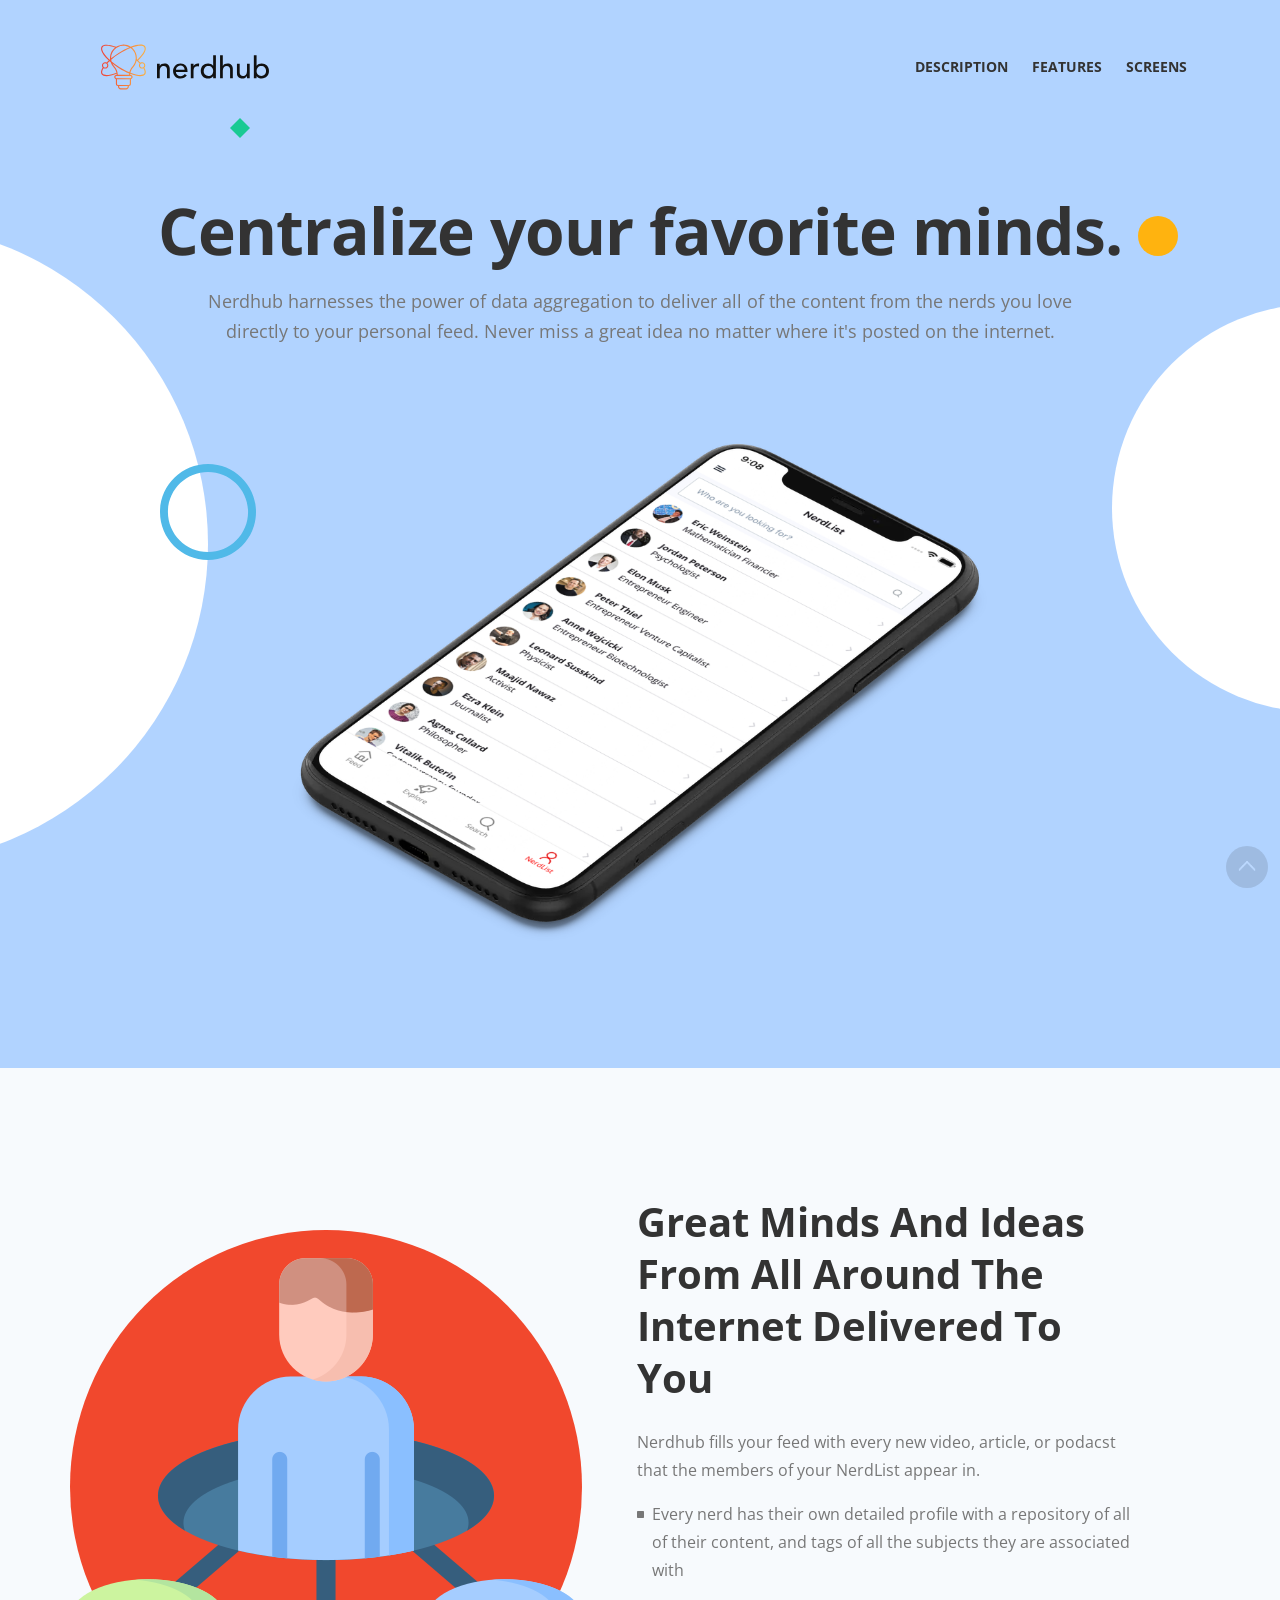
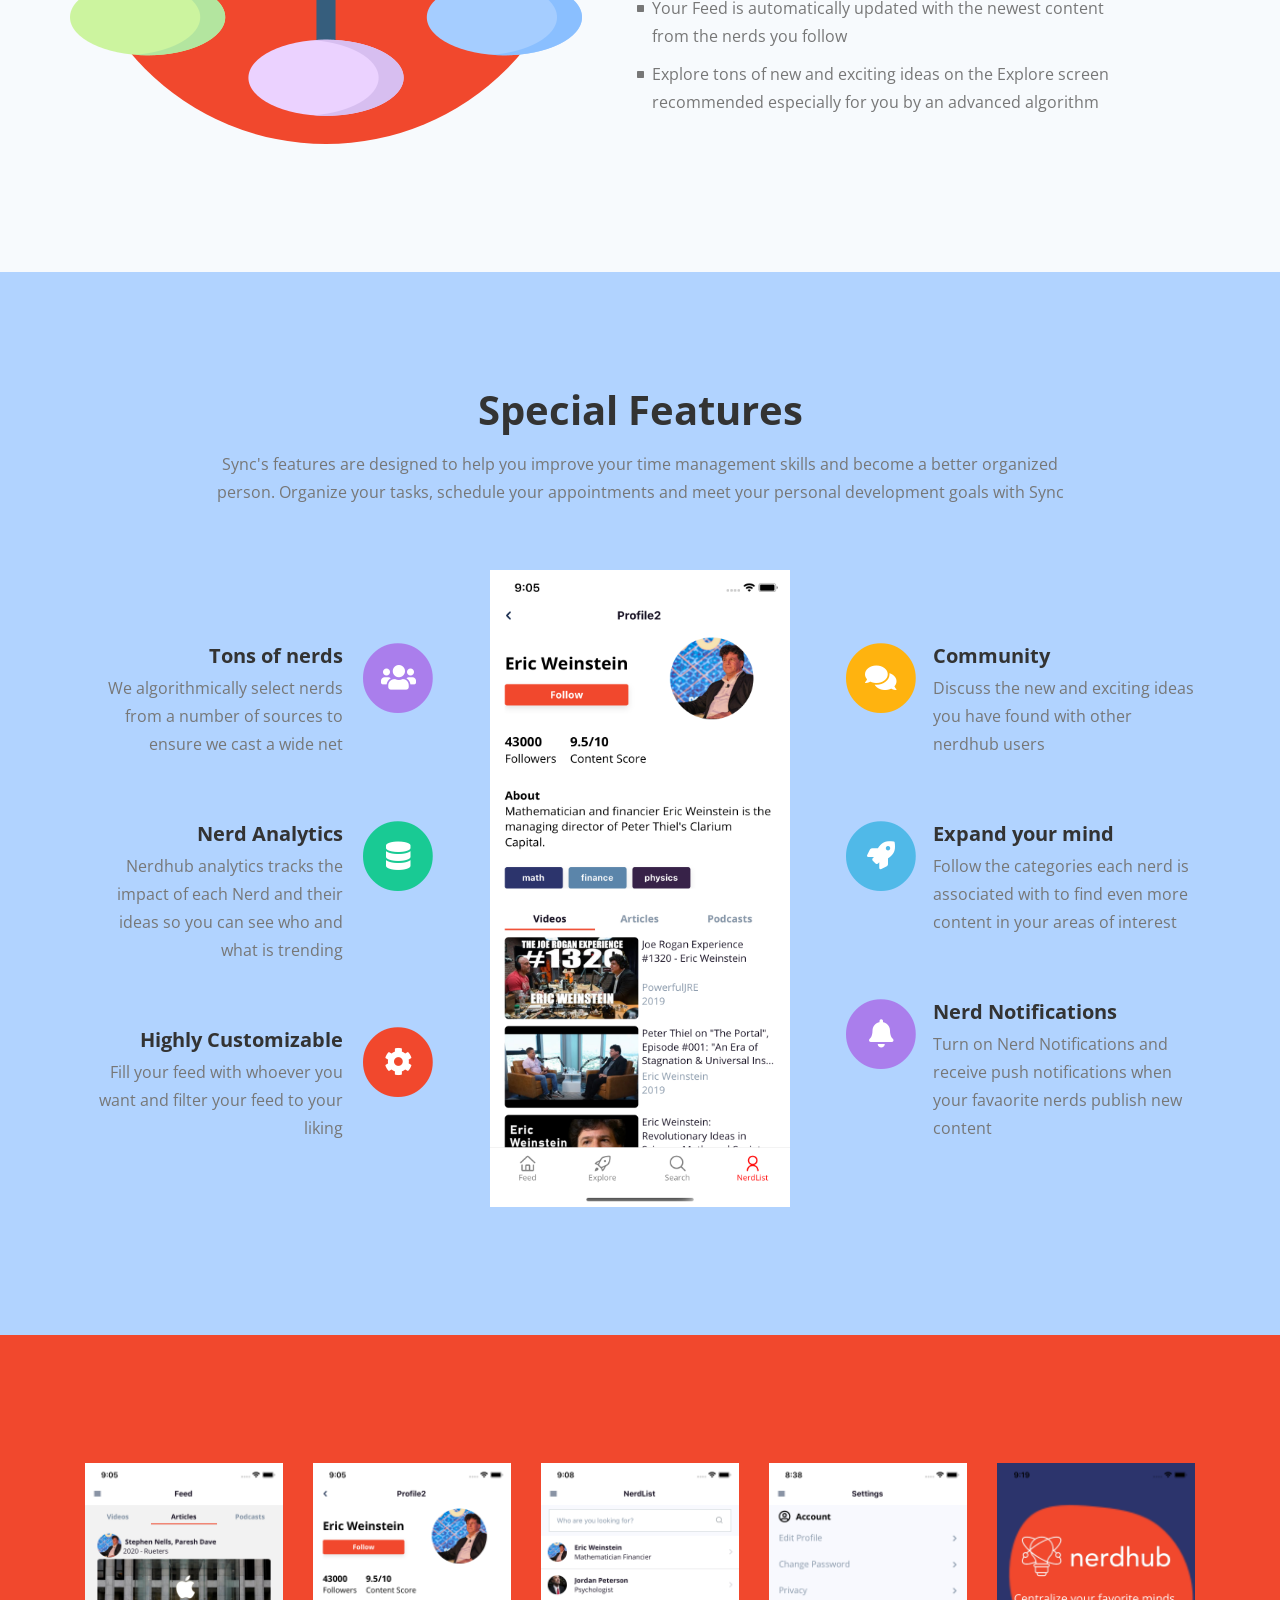
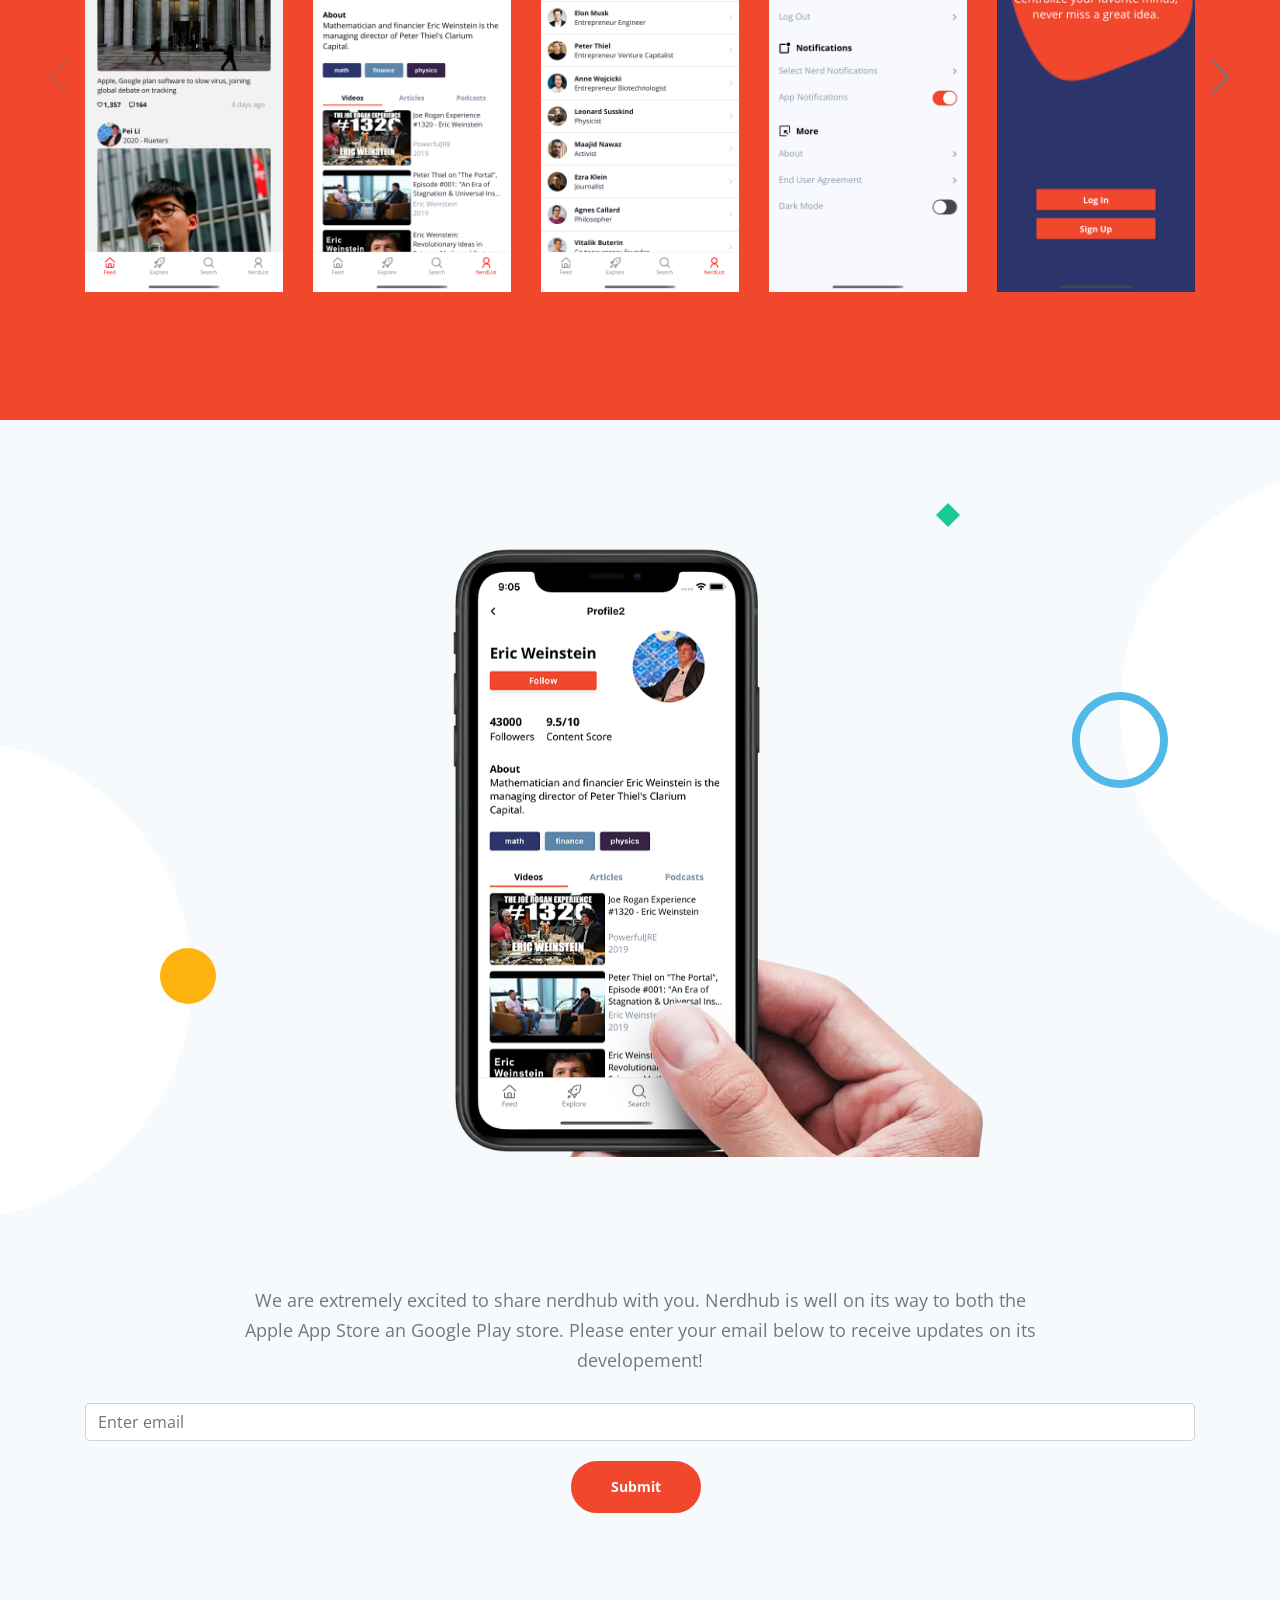
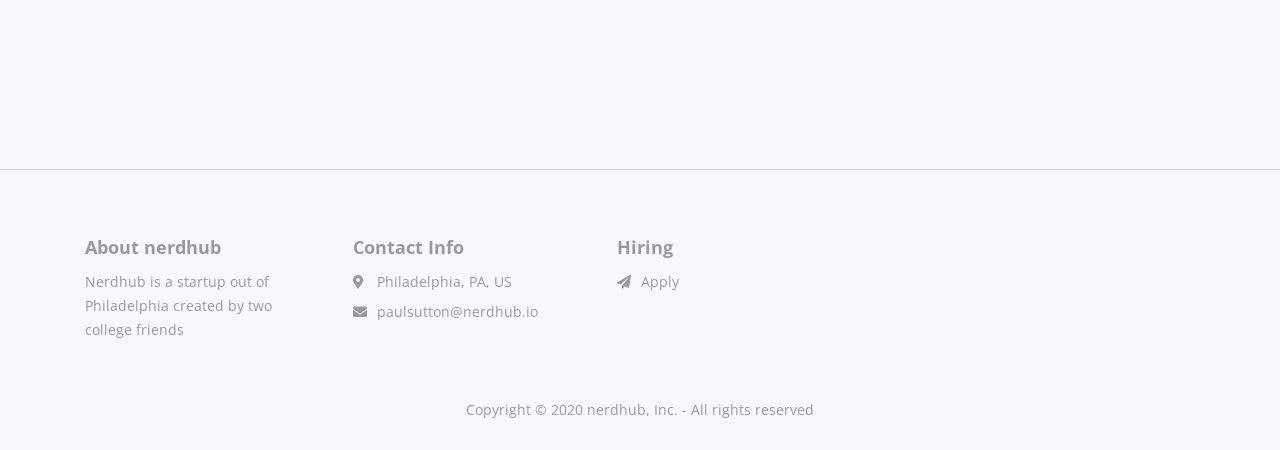
<file: index.html>
<!DOCTYPE html>
<html lang="en">
<head>
    <meta charset="utf-8">
    <meta name="viewport" content="width=device-width, initial-scale=1, shrink-to-fit=no">
    
    <!-- SEO Meta Tags -->
    <meta name="description" content="Nerdhub is a mobile application that allows users to centralize data from their favorite public figures in a single feed.">
    <meta name="author" content="nerdhub">

    <!-- OG Meta Tags to improve the way the post looks when you share the page on LinkedIn, Facebook, Google+ -->
	<meta property="og:site_name" content="" /> <!-- website name -->
	<meta property="og:site" content="" /> <!-- website link -->
	<meta property="og:title" content=""/> <!-- title shown in the actual shared post -->
	<meta property="og:description" content="" /> <!-- description shown in the actual shared post -->
	<meta property="og:image" content="" /> <!-- image link, make sure it's jpg -->
	<meta property="og:url" content="" /> <!-- where do you want your post to link to -->
	<meta property="og:type" content="article" />

    <!-- Webpage Title -->
    <title>nerdhub</title>
    
    <!-- Styles -->
    <link href="https://fonts.googleapis.com/css?family=Open+Sans:400,400i,700&display=swap&subset=latin-ext" rel="stylesheet">
    <link href="css/bootstrap.css" rel="stylesheet">
    <link href="css/fontawesome-all.css" rel="stylesheet">
    <link href="css/swiper.css" rel="stylesheet">
	<link href="css/magnific-popup.css" rel="stylesheet">
	<link href="css/styles.css" rel="stylesheet">
	
	<!-- Favicon  -->
    <link rel="icon" href="images/lightbulb_logo_white_background.png">
</head>
<body data-spy="scroll" data-target=".fixed-top">
    
    <!-- Preloader -->
	<div class="spinner-wrapper">
        <div class="spinner">
            <div class="bounce1"></div>
            <div class="bounce2"></div>
            <div class="bounce3"></div>
        </div>
    </div>
    <!-- end of preloader -->
    

    <!-- Navigation -->
    <nav class="navbar navbar-expand-lg navbar-dark navbar-custom fixed-top">
        <div class="container">
            <!-- Text Logo - Use this if you don't have a graphic logo -->
            <!-- <a class="navbar-brand logo-text page-scroll" href="index.html">Sync</a> -->

            <!-- Image Logo -->
            <a class="navbar-brand logo-image" href="index.html"><img src="images/nerdhubLogo.svg" alt="alternative"></a> 
            
            <!-- Mobile Menu Toggle Button -->
            <button class="navbar-toggler" type="button" data-toggle="collapse" data-target="#navbarsExampleDefault" aria-controls="navbarsExampleDefault" aria-expanded="false" aria-label="Toggle navigation">
                <span class="navbar-toggler-awesome fas fa-bars"></span>
                <span class="navbar-toggler-awesome fas fa-times"></span>
            </button>
            <!-- end of mobile menu toggle button -->

            <div class="collapse navbar-collapse" id="navbarsExampleDefault">
                <ul class="navbar-nav ml-auto">
                    <li class="nav-item"> 
                        <a class="nav-link page-scroll" href="#description">DESCRIPTION <span class="sr-only">(current)</span></a>
                    </li>
                    <li class="nav-item">
                        <a class="nav-link page-scroll" href="#features">FEATURES</a>
                    </li>
                    <li class="nav-item">
                        <a class="nav-link page-scroll" href="#screens">SCREENS</a>
                    </li>

                    <!-- Dropdown Menu     
                    <li class="nav-item dropdown">
                        <a class="nav-link dropdown-toggle page-scroll" id="navbarDropdown" role="button" aria-haspopup="true" aria-expanded="false">EXTRA</a>
                        <div class="dropdown-menu" aria-labelledby="navbarDropdown">
                            <a class="dropdown-item" href="article-details.html"><span class="item-text">ARTICLE DETAILS</span></a>
                            <div class="dropdown-divider"></div>
                            <a class="dropdown-item" href="terms-conditions.html"><span class="item-text">TERMS CONDITIONS</span></a>
                            <div class="dropdown-divider"></div>
                            <a class="dropdown-item" href="privacy-policy.html"><span class="item-text">PRIVACY POLICY</span></a>
                        </div>
                    </li>
                     -->
                </ul>
                <!-- Download
                <span>
                    <a class="btn-outline-sm page-scroll" href="#download">DOWNLOAD</a>
                </span> -->
            </div>
        </div> <!-- end of container -->
    </nav> <!-- end of navbar -->
    <!-- end of navigation -->


    <!-- Header -->
    <header class="header">
        <div class="container">
            <div class="row">
                <div class="col-lg-12">
                    <div class="text-container">
                        <h1>Centralize your favorite minds.</h1>
                        <p class="p-large p-heading">Nerdhub harnesses the power of data aggregation to deliver all of the content from the nerds you love directly to your personal feed. Never miss a great idea no matter where it's posted on the internet.</p>
                        <!-- Download buttons, uncomment when app is released
                            <a class="btn-solid-lg" href="#your-link"><i class="fab fa-apple"></i>DOWNLOAD</a>
                        <a class="btn-solid-lg" href="#your-link"><i class="fab fa-google-play"></i>DOWNLOAD</a> -->
                    </div> <!-- end of text-container -->
                </div> <!-- end of col -->
            </div> <!-- end of row -->
            <div class="row">
                <div class="col-lg-12">
                    <div class="image-container">
                        <img class="img-fluid" src="images/mockupTilt.png" alt="alternative">
                    </div> <!-- end of text-container -->
                </div> <!-- end of col -->
            </div> <!-- end of row -->
        </div> <!-- end of container -->
        <div class="deco-white-circle-1">
            <img src="images/decorative-white-circle.svg" alt="alternative">
        </div> <!-- end of deco-white-circle-1 -->
        <div class="deco-white-circle-2">
            <img src="images/decorative-white-circle.svg" alt="alternative">
        </div> <!-- end of deco-white-circle-2 -->
        <div class="deco-blue-circle">
            <img src="images/decorative-blue-circle.svg" alt="alternative">
        </div> <!-- end of deco-blue-circle -->
        <div class="deco-yellow-circle">
            <img src="images/decorative-yellow-circle.svg" alt="alternative">
        </div> <!-- end of deco-yellow-circle -->
        <div class="deco-green-diamond">
            <img src="images/decorative-green-diamond.svg" alt="alternative">
        </div> <!-- end of deco-yellow-circle -->
    </header> <!-- end of header -->
    <!-- end of header -->


    <!-- Description 1 -->
    <div id="description" class="basic-1">
        <div class="container">
            <div class="row">
                <div class='top-vector-container'>
                    <div class='vector-container'>
                        <img class="sc" src="images/user.png" alt="alternative">
                    </div> <!-- end of image-container -->
                </div> <!-- end of col -->
                <div class="col-lg-6">
                    <div class="text-container">
                        <h2>Great Minds And Ideas From All Around The Internet Delivered To You</h2>
                        <p>Nerdhub fills your feed with every new video, article, or podacst that the members of your NerdList appear in.</p>
                        <ul class="list-unstyled li-space-lg">
                            <li class="media">
                                <i class="fas fa-square"></i>
                                <div class="media-body">Every nerd has their own detailed profile with a repository of all of their content, and tags of all the subjects they are associated with</div>
                            </li>
                            <li class="media">
                                <i class="fas fa-square"></i>
                                <div class="media-body">Your Feed is automatically updated with the newest content from the nerds you follow</div>
                            </li>
                            <li class="media">
                                <i class="fas fa-square"></i>
                                <div class="media-body">Explore tons of new and exciting ideas on the Explore screen recommended especially for you by an advanced algorithm</div>
                            </li>
                        </ul>
                    </div> <!-- end of text-container -->
                </div> <!-- end of col -->
            </div> <!-- end of row -->
        </div> <!-- end of container -->
    </div> <!-- end of basic-1 -->
    <!-- end of description 1 -->

    
    <!-- Description 1 Details Lightbox -->
	<!-- Details Lightbox -->
	<div id="description-1-details-lightbox" class="lightbox-basic zoom-anim-dialog mfp-hide">
        <div class="row">
            <button title="Close (Esc)" type="button" class="mfp-close x-button">×</button>
			<div class="col-lg-8">
                <div class="image-container">
                    <img class="img-fluid" src="images/description-1-details-lightbox.jpg" alt="alternative">
                </div> <!-- end of image-container -->
			</div>
			<div class="col-lg-4">
                <h3>Goals Setting</h3>
				<hr>
                <p>The app can easily help you track your personal development evolution if you take the time to set it up.</p>
                <h4>User Feedback</h4>
                <p>This is a great app which can help you save time and make your live easier. And it will help improve your productivity.</p>
                <ul class="list-unstyled li-space-lg">
                    <li class="media">
                        <i class="far fa-check-square"></i><div class="media-body">Splash screen panel</div>
                    </li>
                    <li class="media">
                        <i class="far fa-check-square"></i><div class="media-body">Statistics graph report</div>
                    </li>
                    <li class="media">
                        <i class="far fa-check-square"></i><div class="media-body">Events calendar layout</div>
                    </li>
                    <li class="media">
                        <i class="far fa-check-square"></i><div class="media-body">Location details screen</div>
                    </li>
                    <li class="media">
                        <i class="far fa-check-square"></i><div class="media-body">Onboarding steps interface</div>
                    </li>
                </ul>
                <a class="btn-solid-reg mfp-close page-scroll" href="#download">DOWNLOAD</a> <button class="btn-outline-reg mfp-close as-button" type="button">BACK</button>
			</div>
		</div> <!-- end of row -->
    </div> <!-- end of lightbox-basic -->
    <!-- end of details lightbox -->
    <!-- end of description 1 details lightbox -->



    <!-- Description 2 
    <div class="tabs">
        <div class="container">
            <div class="row">
                <div class="col-lg-6">
                    <div class="tabs-container">

                     
                        <ul class="nav nav-tabs" id="cedoTabs" role="tablist">
                            <li class="nav-item">
                                <a class="nav-link active" id="nav-tab-1" data-toggle="tab" href="#tab-1" role="tab" aria-controls="tab-1" aria-selected="true"><i class="far fa-clock"></i>Schedule</a>
                            </li>
                            <li class="nav-item">
                                <a class="nav-link" id="nav-tab-2" data-toggle="tab" href="#tab-2" role="tab" aria-controls="tab-2" aria-selected="false"><i class="fas fa-list"></i>Tracking</a>
                            </li>
                            <li class="nav-item">
                                <a class="nav-link" id="nav-tab-3" data-toggle="tab" href="#tab-3" role="tab" aria-controls="tab-3" aria-selected="false"><i class="far fa-calendar-alt"></i>Organize</a>
                            </li>
                        </ul>
                  
                        
                     
                        <div class="tab-content" id="cedoTabsContent">
                            <div class="tab-pane fade show active" id="tab-1" role="tabpanel" aria-labelledby="tab-1">
                                <p><strong>Schedule tasks</strong> to keep track of their completion. Sync provides multiple scheduling options including alarms and reminders.</p>
                                <ul class="list-unstyled li-space-lg">
                                    <li class="media">
                                        <i class="far fa-check-square"></i>
                                        <div class="media-body">You can always add new tasks or change the settings of existing ones in your calendar view or the app control panel</div>
                                    </li>
                                    <li class="media">
                                        <i class="far fa-check-square"></i>
                                        <div class="media-body">It's easy to stay focused on your most important daily activities that will get you closer to meeting your goals</div>
                                    </li>
                                    <li class="media">
                                        <i class="far fa-check-square"></i>
                                        <div class="media-body">Use phone reminders to free up your long term memory which will reduce stress and make you more productive</div>
                                    </li>
                                </ul>
                                <a class="btn-solid-reg page-scroll" href="terms-conditions.html">TERMS</a> <a class="btn-outline-reg page-scroll" href="privacy-policy.html">PRIVACY</a>
                            </div> 
                        

                      
                            <div class="tab-pane fade" id="tab-2" role="tabpanel" aria-labelledby="tab-2">
                                <p><strong>Keep track of everything</strong> and analyse your progress while using the app. In less than a month you should be seeing improved results when it comes to time management and task prioritization</p>
                                <p><strong>Anyone can enjoy the app</strong> no matter their gender, age, occupation or location in the world. Sync's algorithms have been built to be flexible and functional for any person in the world</p>
                                <p><strong>Achieve the impossible</strong> just by carefully monitoring your progress and keeping the app updated with daily operations. It's easier than you think and it only takes a couple of minutes</p>
                                <a class="red" href="terms-conditions.html">Terms & Conditions >></a>
                            </div> 
                            

                          
                            <div class="tab-pane fade" id="tab-3" role="tabpanel" aria-labelledby="tab-3">
                                <p><strong>Use the power of social interactivity</strong> to keep you motivated and focused on your daily and long term goals. It's revolutionary</p>
                                <ul class="list-unstyled li-space-lg">
                                    <li class="media">
                                        <i class="far fa-check-square"></i>
                                        <div class="media-body">Commiting to something in front of a crowd gives you little room to walk back on your promise and makes you push on</div>
                                    </li>
                                    <li class="media">
                                        <i class="far fa-check-square"></i>
                                        <div class="media-body">No more frustrations of loosing focus and not being efficient. Sync main purpose is to solve just that and make you happy</div>
                                    </li>
                                    <li class="media">
                                        <i class="far fa-check-square"></i>
                                        <div class="media-body">It's the first mobile app that can turn you in a better organized person without the pressure of failing like other systems</div>
                                    </li>
                                    <li class="media">
                                        <i class="far fa-check-square"></i>
                                        <div class="media-body">Recognized by a lot of trainers and life coaches Sync is the number one tool they recommend time management</div>
                                    </li>
                                </ul>
                            </div> 
                       
                        </div> 
                      
                    
                    </div> 
                </div> 
                <div class="col-lg-6">
                    <div class="image-container">
                        <img class="img-fluid" src="images/description-2-app.png" alt="alternative">
                    </div> 
                </div> 
            </div> 
        </div> 
    </div> 
    end of description 2 -->


    <!-- Features -->
    <div id="features" class="basic-2">
        <div class="container">
            <div class="row">
                <div class="col-lg-12">
                    <h2>Special Features</h2>
                    <p class="p-heading">Sync's features are designed to help you improve your time management skills and become a better organized person. Organize your tasks, schedule your appointments and meet your personal development goals with Sync</p>
                </div> <!-- end of div -->
            </div> <!-- end of div -->
            <div class="row">
                <div class="col-lg-4">
                    <ul class="list-unstyled li-space-lg first">
                        <li class="media">
                            <span class="fa-stack">
                                <i class="fas fa-circle fa-stack-2x"></i>
                                <i class="fas fa-users fa-stack-1x"></i>
                            </span>
                            <div class="media-body">
                                <h4>Tons of nerds</h4>
                                <p>We algorithmically select nerds from a number of sources to ensure we cast a wide net</p>
                            </div>
                        </li>
                        <li class="media">
                            <span class="fa-stack">
                                <i class="fas fa-circle fa-stack-2x green"></i>
                                <i class="fas fa-database fa-stack-1x"></i>
                            </span>
                            <div class="media-body">
                                <h4>Nerd Analytics</h4>
                                <p>Nerdhub analytics tracks the impact of each Nerd and their ideas so you can see who and what is trending</p>
                            </div>
                        </li>
                        <li class="media">
                            <span class="fa-stack">
                                <i class="fas fa-circle fa-stack-2x red"></i>
                                <i class="fas fa-cog fa-stack-1x"></i>
                            </span>
                            <div class="media-body">
                                <h4>Highly Customizable</h4>
                                <p>Fill your feed with whoever you want and filter your feed to your liking</p>
                            </div>
                        </li>
                    </ul>
                </div> <!-- end of col -->
                <div class="col-lg-4">
                    <img class="img-fluid" src="images/profile.png" alt="alternative">
                </div> <!-- end of col -->
                <div class="col-lg-4">
                    <ul class="list-unstyled li-space-lg">
                        <li class="media">
                            <span class="fa-stack">
                                <i class="fas fa-circle fa-stack-2x yellow"></i>
                                <i class="fas fa-comments fa-stack-1x"></i>
                            </span>
                            <div class="media-body">
                                <h4>Community</h4>
                                <p>Discuss the new and exciting ideas you have found with other nerdhub users</p>
                            </div>
                        </li>
                        <li class="media">
                            <span class="fa-stack">
                                <i class="fas fa-circle fa-stack-2x blue"></i>
                                <i class="fas fa-rocket fa-stack-1x"></i>
                            </span>
                            <div class="media-body">
                                <h4>Expand your mind</h4>
                                <p>Follow the categories each nerd is associated with to find even more content in your areas of interest</p>
                            </div>
                        </li>
                        <li class="media">
                            <span class="fa-stack">
                                <i class="fas fa-circle fa-stack-2x"></i>
                                <i class="fas fa-bell fa-stack-1x"></i>
                            </span>
                            <div class="media-body">
                                <h4>Nerd Notifications</h4>
                                <p>Turn on Nerd Notifications and receive push notifications when your favaorite nerds publish new content</p>
                            </div>
                        </li>
                    </ul>
                </div> <!-- end of col -->
            </div> <!-- end of row -->
        </div> <!-- end of container -->
    </div> <!-- end of basic-2 -->
    <!-- end of features -->


    <!-- Screenshots -->
    <div id="screens" class="slider">
        <div class="container">
            <div class="row">
                <div class="col-lg-12">
                    
                    <!-- Image Slider -->
                    <div class="slider-container">
                        <div class="swiper-container image-slider">
                            <div class="swiper-wrapper">
                                
                                <!-- Slide -->
                                <div class="swiper-slide">
                                    <a href="images/screenshot-1.jpg" class="popup-link" data-effect="fadeIn">
                                        <img class="slider-img" src="images/feed.png" alt="alternative">
                                    </a>
                                </div>
                                <!-- end of slide -->

                                <!-- Slide -->
                                <div class="swiper-slide">
                                    <a href="images/screenshot-2.jpg" class="popup-link" data-effect="fadeIn">
                                        <img class="slider-img" src="images/profile.png" alt="alternative">
                                    </a>
                                </div>
                                <!-- end of slide -->

                                <!-- Slide -->
                                <div class="swiper-slide">
                                    <a href="images/screenshot-3.jpg" class="popup-link" data-effect="fadeIn">
                                        <img class="slider-img" src="images/nerdlist.png" alt="alternative">
                                    </a>
                                </div>
                                <!-- end of slide -->

                                <!-- Slide -->
                                <div class="swiper-slide">
                                    <a href="images/screenshot-4.jpg" class="popup-link" data-effect="fadeIn">
                                        <img class="slider-img" src="images/settings.png" alt="alternative">
                                    </a>
                                </div>
                                <!-- end of slide -->

                                <!-- Slide -->
                                <div class="swiper-slide">
                                    <a href="images/screenshot-5.jpg" class="popup-link" data-effect="fadeIn">
                                        <img class="slider-img" src="images/onboarding.png" alt="alternative">
                                    </a>
                                </div>
                                <!-- end of slide -->
                                <!-- Slide -->
                                <div class="swiper-slide">
                                    <a href="images/screenshot-1.jpg" class="popup-link" data-effect="fadeIn">
                                        <img class="slider-img" src="images/feed.png" alt="alternative">
                                    </a>
                                </div>
                                <!-- end of slide -->

                                <!-- Slide -->
                                <div class="swiper-slide">
                                    <a href="images/screenshot-2.jpg" class="popup-link" data-effect="fadeIn">
                                        <img class="slider-img" src="images/profile.png" alt="alternative">
                                    </a>
                                </div>
                                <!-- end of slide -->

                                <!-- Slide -->
                                <div class="swiper-slide">
                                    <a href="images/screenshot-3.jpg" class="popup-link" data-effect="fadeIn">
                                        <img class="slider-img" src="images/nerdlist.png" alt="alternative">
                                    </a>
                                </div>
                                <!-- end of slide -->

                                <!-- Slide -->
                                <div class="swiper-slide">
                                    <a href="images/screenshot-4.jpg" class="popup-link" data-effect="fadeIn">
                                        <img class="slider-img" src="images/settings.png" alt="alternative">
                                    </a>
                                </div>
                                <!-- end of slide -->

                                <!-- Slide -->
                                <div class="swiper-slide">
                                    <a href="images/screenshot-5.jpg" class="popup-link" data-effect="fadeIn">
                                        <img class="slider-img" src="images/onboarding.png" alt="alternative">
                                    </a>
                                </div>
                                <!-- end of slide -->

                                
                            </div> <!-- end of swiper-wrapper -->

                            <!-- Add Arrows -->
                            <div class="swiper-button-next"></div>
                            <div class="swiper-button-prev"></div>
                            <!-- end of add arrows -->

                        </div> <!-- end of swiper-container -->
                    </div> <!-- end of slider-container -->
                    <!-- end of image slider -->

                </div> <!-- end of col -->
            </div> <!-- end of row -->
        </div> <!-- end of container -->
    </div> <!-- end of slider -->
    <!-- end of screenshots -->


    <!-- Testimonials 
    <div class="cards-2">
        <div class="container">
            <div class="row">
                <div class="col-lg-12">
                    <h2>User Testimonials</h2>
                </div> 
            </div> 
            <div class="row">
                <div class="col-lg-12">

          
                    <div class="card">
                        <div class="card-image">
                            <i class="fas fa-star"></i><i class="fas fa-star"></i><i class="fas fa-star"></i><i class="fas fa-star"></i><i class="fas fa-star"></i>
                            <hr class="testimonial-line">
                        </div>
                        <div class="card-body">
                            <div class="testimonial-text">I love using Sync for my personal development needs. It meets all my requirements and it actually helps a lot with focusing skills.</div>
                            <div class="testimonial-author">Rick Jones - Designer</div>
                        </div>
                    </div>
        

    
                    <div class="card">
                        <div class="card-image">
                            <i class="fas fa-star"></i><i class="fas fa-star"></i><i class="fas fa-star"></i><i class="fas fa-star"></i><i class="fas fa-star"></i>
                            <hr class="testimonial-line">
                        </div>
                        <div class="card-body">
                            <div class="testimonial-text">After trying out a large number of personal coaching apps I decided to give Sync a try and what a wonderful surprise it was.</div>
                            <div class="testimonial-author">Lynda Marquez - Developer</div>
                        </div>
                    </div>

                    <div class="card">
                        <div class="card-image">
                            <i class="fas fa-star"></i><i class="fas fa-star"></i><i class="fas fa-star"></i><i class="fas fa-star"></i><i class="fas fa-star"></i>
                            <hr class="testimonial-line">
                        </div>
                        <div class="card-body">
                            <div class="testimonial-text">Never dreamed I could learn so fast how to focus on my personal goals and improve my life to levels I never thought possible.</div>
                            <div class="testimonial-author">Jay Frisco - Marketer</div>
                        </div>
                    </div>
      

                </div> 
            </div> 
            <div class="row">
                <div class="col-lg-12">
                </div> 
            </div> 
            <div class="row">
                <div class="col-lg-12">

                
                    <div class="card">
                        <div class="card-image">
                            <i class="fas fa-star"></i><i class="fas fa-star"></i><i class="fas fa-star"></i><i class="fas fa-star"></i><i class="fas fa-star"></i>
                            <hr class="testimonial-line">
                        </div>
                        <div class="card-body">
                            <div class="testimonial-text">I got so much value from using Sync in my daily life for which I am very grateful and would recommend it to everybody</div>
                            <div class="testimonial-author">Frank Gibson - Manager</div>
                        </div>
                    </div>
            

             
                    <div class="card">
                        <div class="card-image">
                            <i class="fas fa-star"></i><i class="fas fa-star"></i><i class="fas fa-star"></i><i class="fas fa-star"></i><i class="fas fa-star"></i>
                            <hr class="testimonial-line">
                        </div>
                        <div class="card-body">
                            <div class="testimonial-text">If you have great goals but can't figure out a way to keep focused then you should definitely give Sync a try and see the results</div>
                            <div class="testimonial-author">Rita Longmile - Designer</div>
                        </div>
                    </div>
         

              
                    <div class="card">
                        <div class="card-image">
                            <i class="fas fa-star"></i><i class="fas fa-star"></i><i class="fas fa-star"></i><i class="fas fa-star"></i><i class="fas fa-star"></i>
                            <hr class="testimonial-line">
                        </div>
                        <div class="card-body">
                            <div class="testimonial-text">I've been looking for a great organizer app for such a long time but now I am really happy that I found Sync. It's beeen working great</div>
                            <div class="testimonial-author">Jones Smith - Developer</div>
                        </div>
                    </div>
    

                </div> 
            </div> 
        </div> 
    </div> 
    end of testimonials -->


    <!-- Statistics 
    <div class="counter">
        <div class="container">
            <div class="row">
                <div class="col-lg-12">
                    
                  
                    <div id="counter">
                        <div class="cell">
                            <i class="fas fa-users"></i>
                            <div class="counter-value number-count" data-count="231">1</div>
                            <p class="counter-info">Happy Users</p>
                        </div>
                        <div class="cell">
                            <i class="fas fa-code green"></i>
                            <div class="counter-value number-count" data-count="385">1</div>
                            <p class="counter-info">Issues Solved</p>
                        </div>
                        <div class="cell">
                            <i class="fas fa-cog red"></i>
                            <div class="counter-value number-count" data-count="159">1</div>
                            <p class="counter-info">Good Reviews</p>
                        </div>
                        <div class="cell">
                            <i class="fas fa-comments yellow"></i>
                            <div class="counter-value number-count" data-count="127">1</div>
                            <p class="counter-info">Case Studies</p>
                        </div>
                        <div class="cell">
                            <i class="fas fa-rocket blue"></i>
                            <div class="counter-value number-count" data-count="211">1</div>
                            <p class="counter-info">Orders Received</p>
                        </div>
                    </div>
               

                </div> 
            </div> 
        </div> 
    </div> 
    end of statistics -->


    <!-- Download -->
    <div id="download" class="basic-3">
        <div class="container">
            <div class="row">
                <div class="col-lg-12">
                    <div class="image-container">
                        <img class="img-fluid z-bottom" src="images/mockupHand.png" alt="alternative">
                    </div> <!-- end of image-container -->
                    <div class='basic-3'>
                    <p class="p-large text-color">We are extremely excited to share nerdhub with you. Nerdhub is well on its way to both the Apple App Store an Google Play store. Please enter your email below to receive updates on its developement!</p>
                    <!--buttons
                    <a class="btn-solid-lg" href="#your-link"><i class="fab fa-apple"></i>DOWNLOAD</a>
                    <a class="btn-solid-lg" href="#your-link"><i class="fab fa-google-play"></i>DOWNLOAD</a> -->
                    <form>
                    <div class="form-group">
                        <input type="email" class="form-control" id="exampleInputEmail1" aria-describedby="emailHelp" placeholder="Enter email">
                    </div>
                    <button type="submit" class="btn-solid-lg">Submit</button>
                    </form>
                    </div>
                </div> <!-- end of col -->
            </div> <!-- end of row -->
        </div> <!-- end of container -->
        <div class="deco-white-circle-1">
            <img src="images/decorative-white-circle.svg" alt="alternative">
        </div> <!-- end of deco-white-circle-1 -->
        <div class="deco-white-circle-2">
            <img src="images/decorative-white-circle.svg" alt="alternative">
        </div> <!-- end of deco-white-circle-2 -->
        <div class="deco-blue-circle">
            <img src="images/decorative-blue-circle.svg" alt="alternative">
        </div> <!-- end of deco-blue-circle -->
        <div class="deco-yellow-circle">
            <img src="images/decorative-yellow-circle.svg" alt="alternative">
        </div> <!-- end of deco-yellow-circle -->
        <div class="deco-green-diamond">
            <img src="images/decorative-green-diamond.svg" alt="alternative">
        </div> <!-- end of deco-yellow-circle -->
    </div> <!-- end of basic-3 -->
    <!-- end of download -->


    <!-- Footer -->
    <div class="footer">
        <div class="container center text-left">
            <div class="row">
                <div class="col-lg-12">
                    <div class="footer-col first">
                        <h5>About nerdhub</h5>
                        <p class="p-small">Nerdhub is a startup out of Philadelphia created by two college friends</p>
                    </div> <!-- end of footer-col -->
                    <div class="footer-col second">
                        <h5>Contact Info</h5>
                        <ul class="list-unstyled li-space-lg p-small">
                            <li class="media">
                                <i class="fas fa-map-marker-alt"></i>
                                <div class="media-body">Philadelphia, PA, US</div>
                            </li>
                            <li class="media">
                                <i class="fas fa-envelope"></i>
                                <div class="media-body"><a href="#your-link">paulsutton@nerdhub.io</a></div>
                            </li>
                        </ul>
                    </div> <!-- end of footer-col -->
                    <div class="footer-col second">
                        <h5>Hiring</h5>
                        <ul class="list-unstyled li-space-lg p-small">
                            <li class="media">
                                <i class="fas fa-paper-plane"></i>
                                <div class="media-body"><a href='#'>Apply</a></div>
                            </li>
                        </ul>
                    </div> <!-- end of footer-col -->
                    <!-- value linke TODO 
                    <div class="footer-col third">
                        <h5>Value Links</h5>
                        <ul class="list-unstyled li-space-lg p-small">
                            <li><a href="terms-conditions.html">Terms & Conditions</a></li>
                            <li><a href="privacy-policy.html">Privacy Policy</a></li>
                            <li><a href="article-details.html">Article Details</a></li>
                        </ul>
                    </div> 
                    <div class="footer-col fourth">
                        <h5>Other Apps</h5>
                        <ul class="list-unstyled li-space-lg p-small">
                            <li><a href="#your-link">Scientific Calculator</a></li>
                            <li><a href="#your-link">Advanced Timer</a></li>
                            <li><a href="#your-link">Music Store</a></li>
                        </ul>
                    </div> 
                    <div class="footer-col fifth">
                        <span class="fa-stack">
                            <a href="#your-link">
                                <i class="fas fa-circle fa-stack-2x"></i>
                                <i class="fab fa-facebook-f fa-stack-1x"></i>
                            </a>
                        </span>
                        <span class="fa-stack">
                            <a href="#your-link">
                                <i class="fas fa-circle fa-stack-2x"></i>
                                <i class="fab fa-twitter fa-stack-1x"></i>
                            </a>
                        </span>
                        <span class="fa-stack">
                            <a href="#your-link">
                                <i class="fas fa-circle fa-stack-2x"></i>
                                <i class="fab fa-linkedin-p fa-stack-1x"></i>
                            </a>
                        </span>
                        <span class="fa-stack">
                            <a href="#your-link">
                                <i class="fas fa-circle fa-stack-2x"></i>
                                <i class="fab fa-instagram fa-stack-1x"></i>
                            </a>
                        </span>
                    </div> -->
                </div> <!-- end of col -->
            </div> <!-- end of row -->
        </div> <!-- end of container -->
    </div> <!-- end of footer -->  
    <!-- end of footer -->


    <!-- Copyright -->
    <div class="copyright">
        <div class="container">
            <div class="row">
                <div class="col-lg-12">
                    <p class="p-small">Copyright © 2020 nerdhub, Inc. - All rights reserved</p>
                </div> <!-- end of col -->
            </div> <!-- enf of row -->
        </div> <!-- end of container -->
    </div> <!-- end of copyright --> 
    <!-- end of copyright -->
    
    	
    <!-- Scripts -->
    <script src="js/jquery.min.js"></script> <!-- jQuery for Bootstrap's JavaScript plugins -->
    <script src="js/popper.min.js"></script> <!-- Popper tooltip library for Bootstrap -->
    <script src="js/bootstrap.min.js"></script> <!-- Bootstrap framework -->
    <script src="js/jquery.easing.min.js"></script> <!-- jQuery Easing for smooth scrolling between anchors -->
    <script src="js/swiper.min.js"></script> <!-- Swiper for image and text sliders -->
    <script src="js/jquery.magnific-popup.js"></script> <!-- Magnific Popup for lightboxes -->
    <script src="js/validator.min.js"></script> <!-- Validator.js - Bootstrap plugin that validates forms -->
    <script src="js/scripts.js"></script> <!-- Custom scripts -->
</body>
</html>
</file>
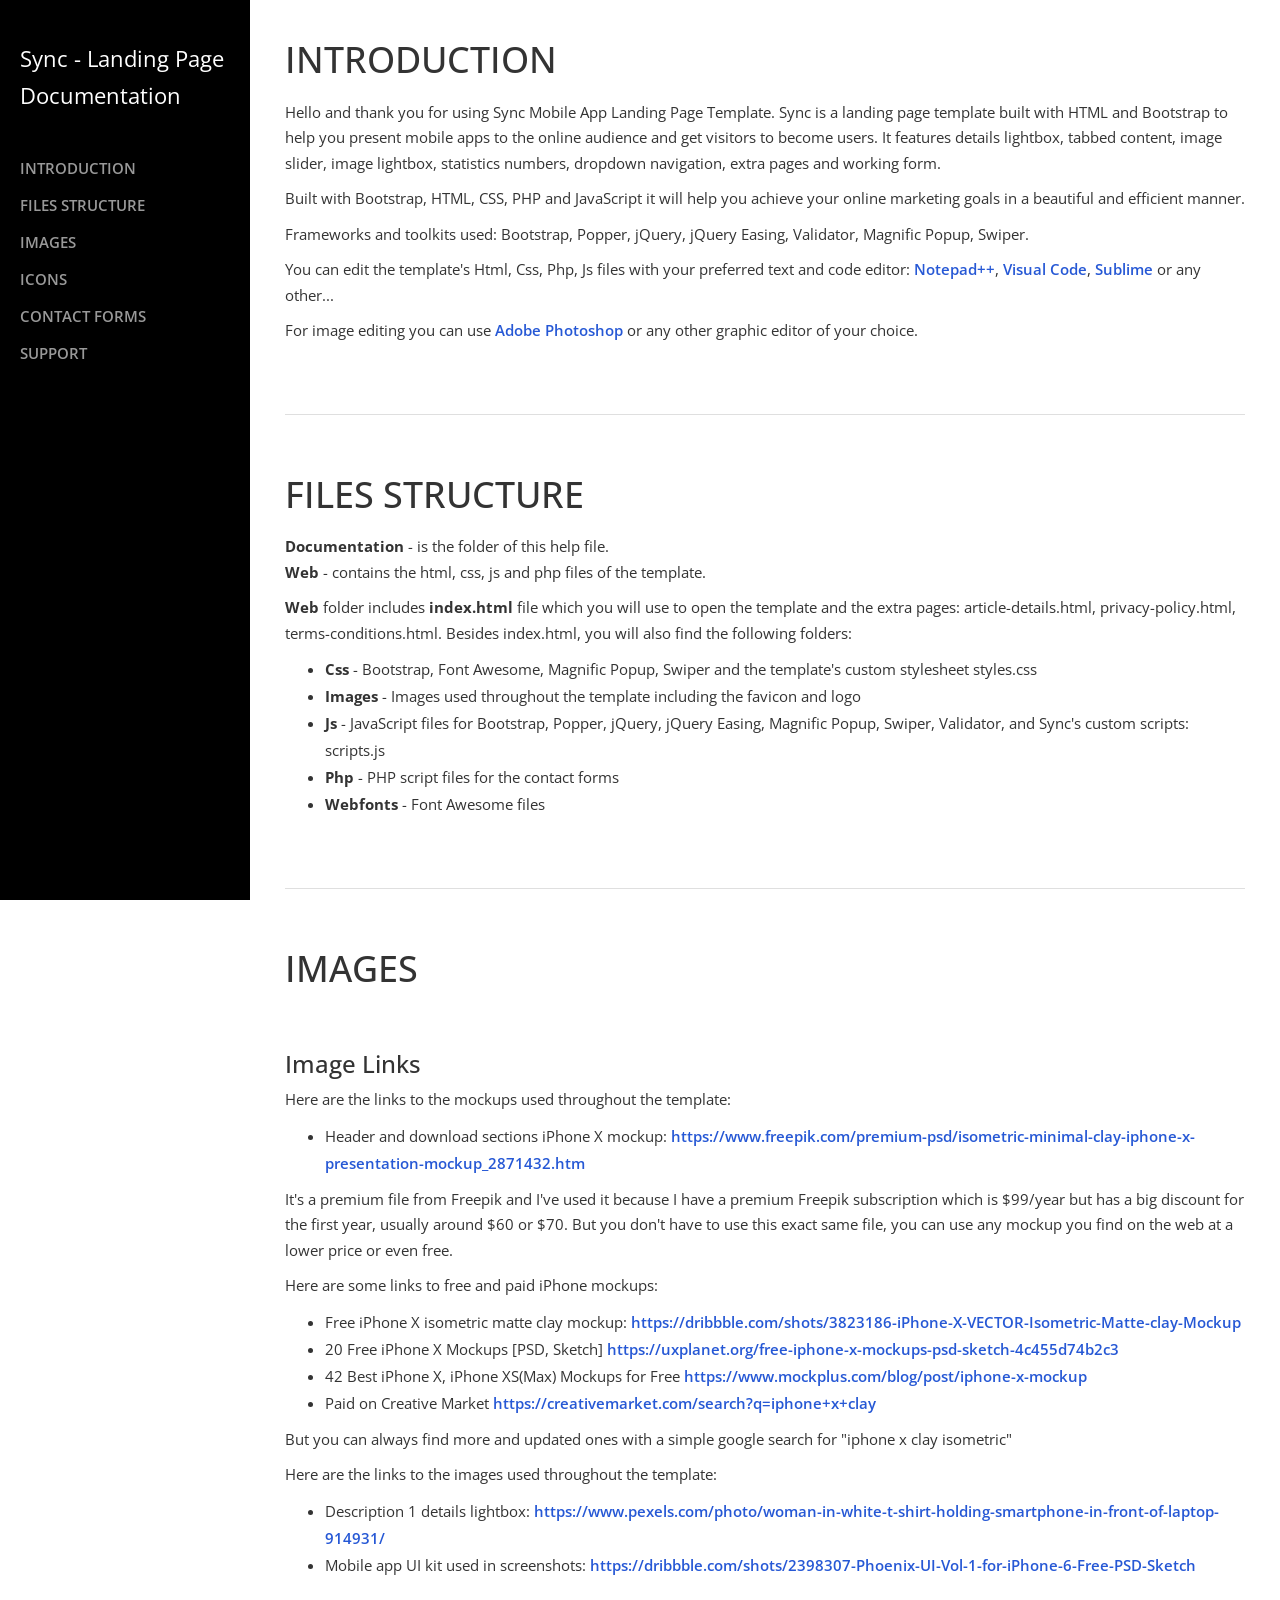
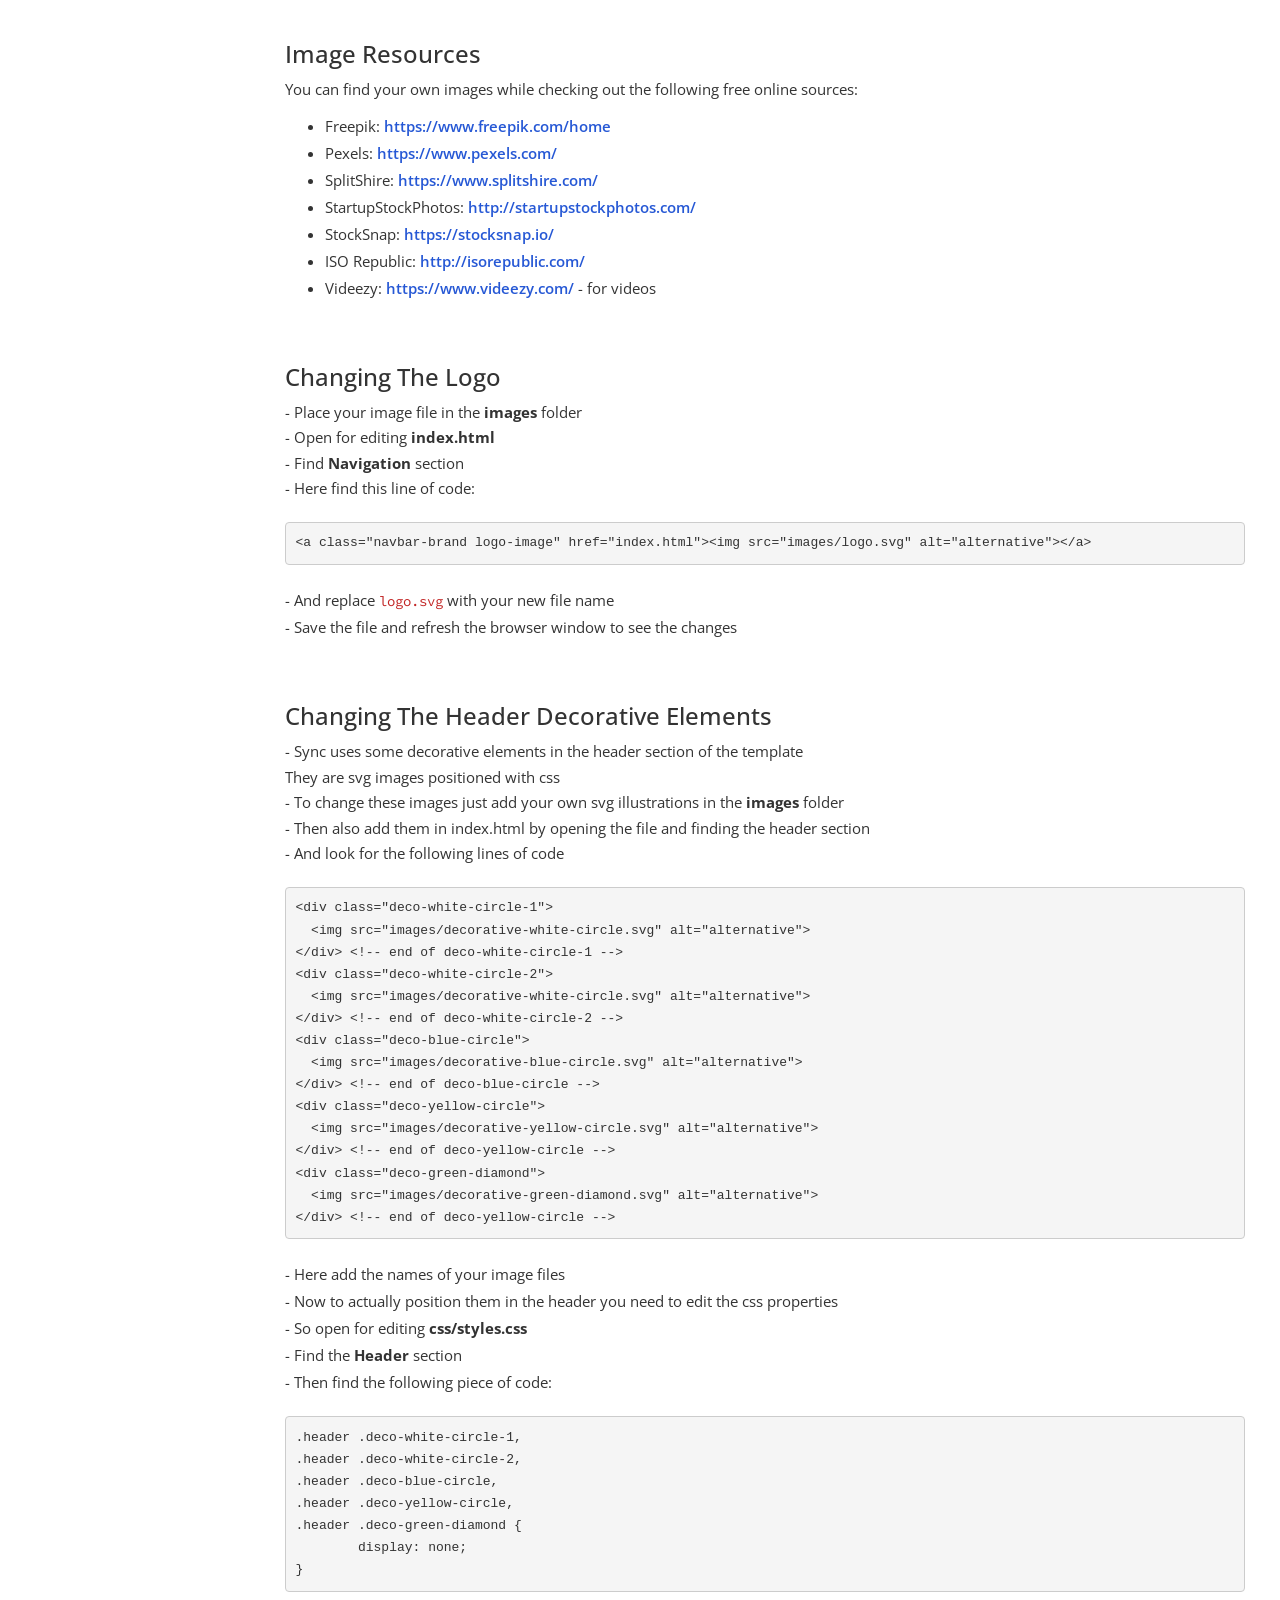
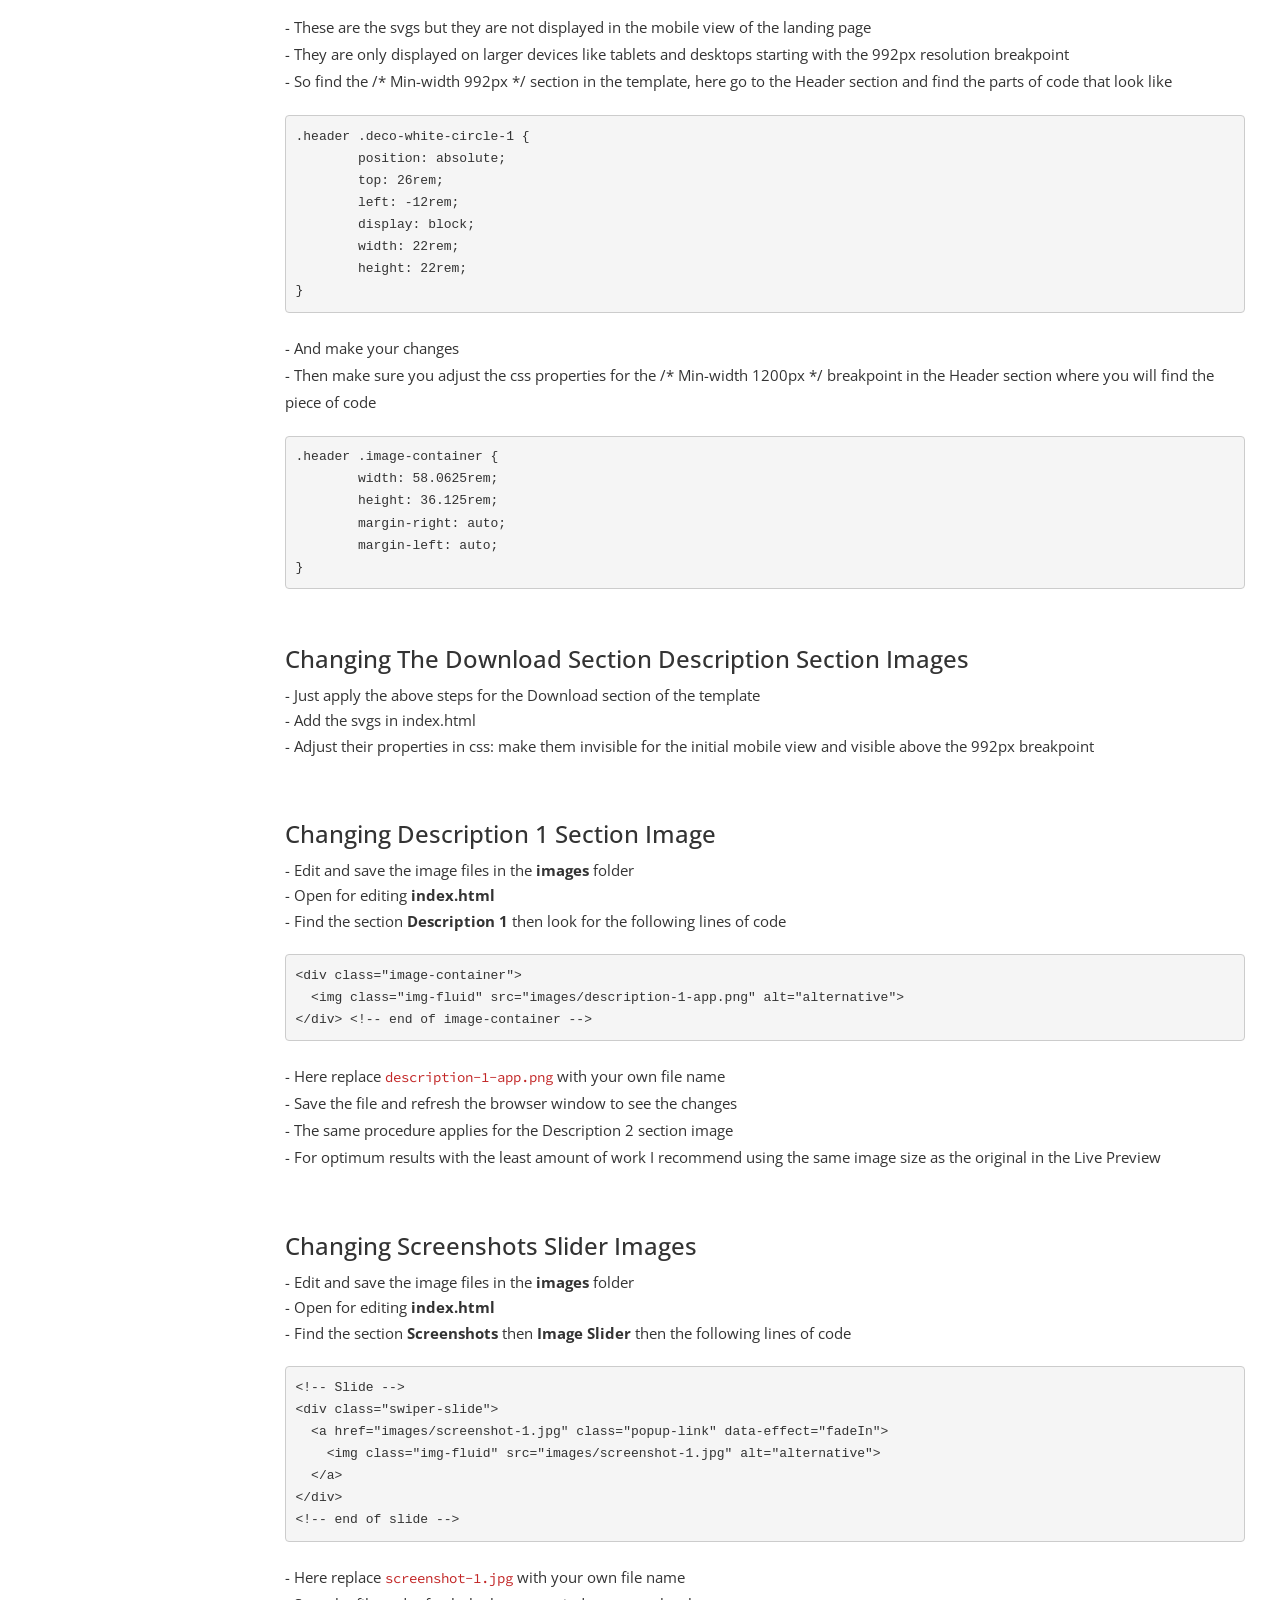
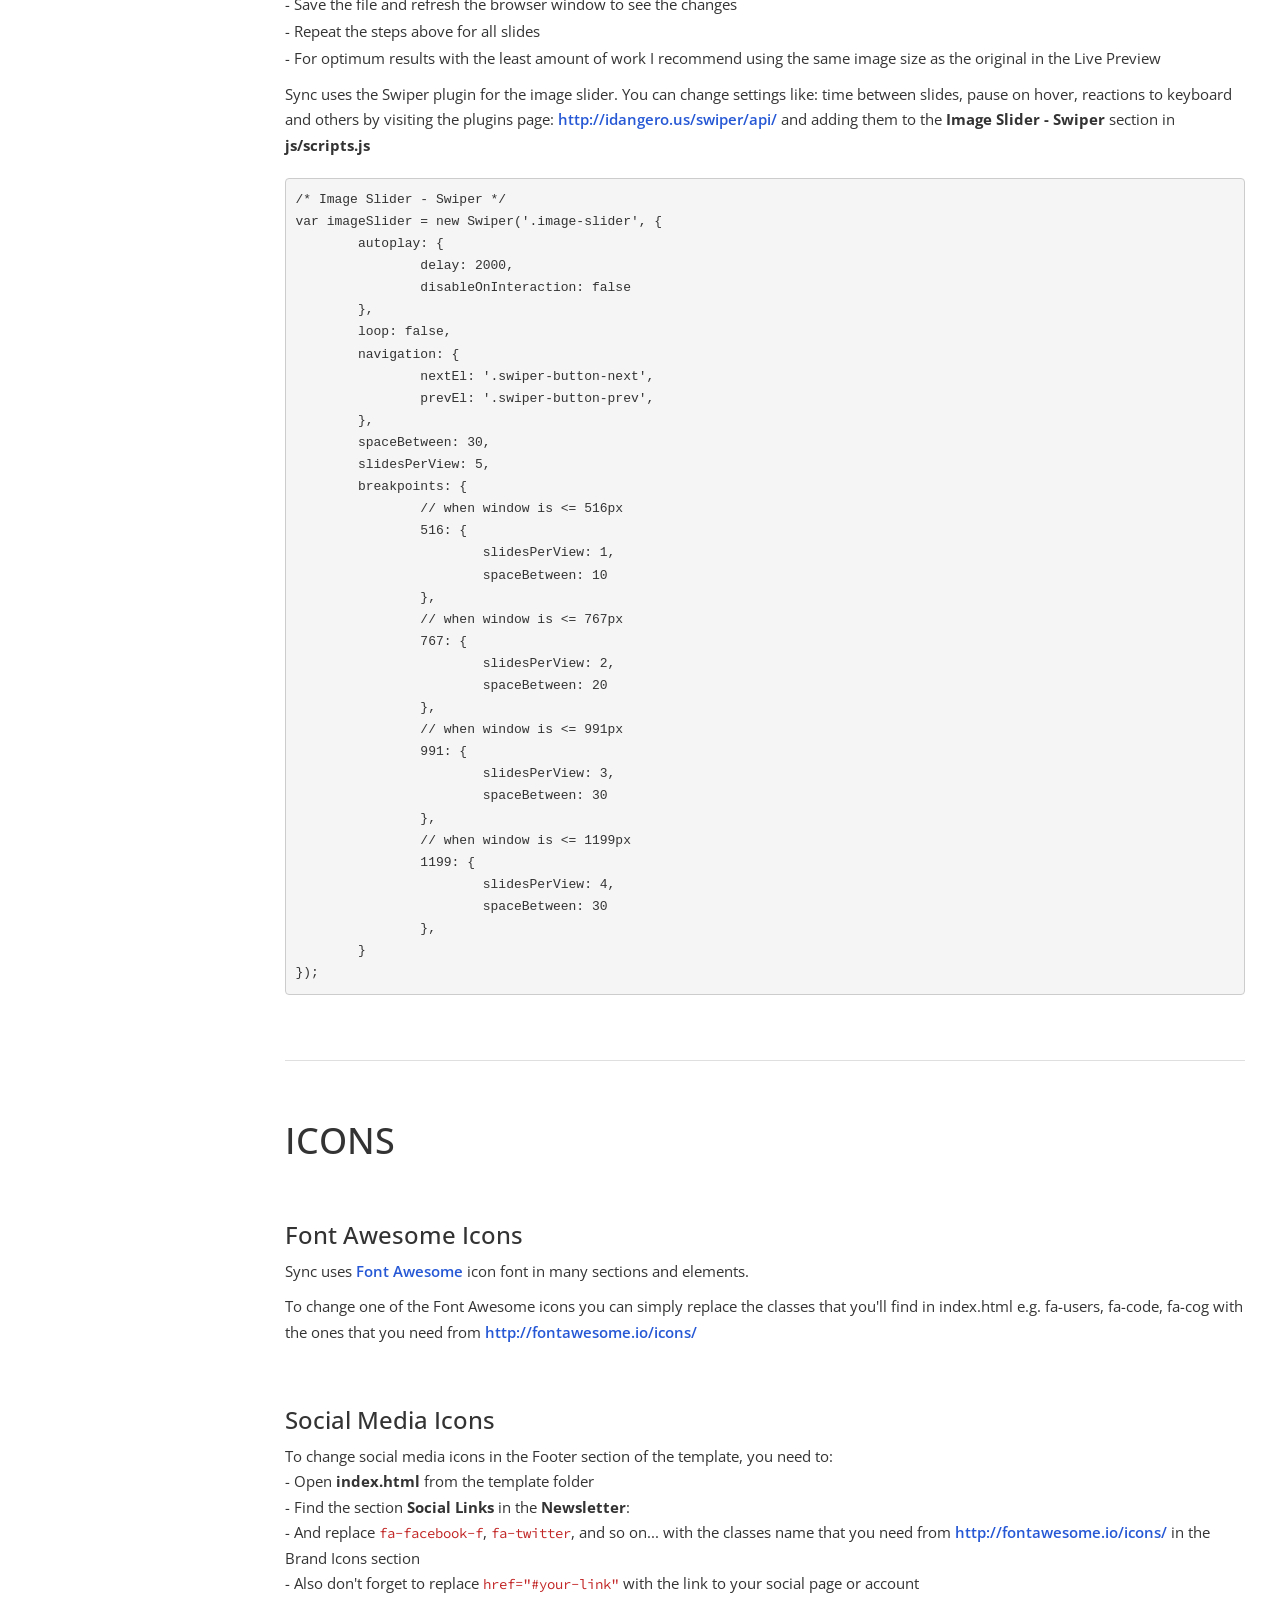
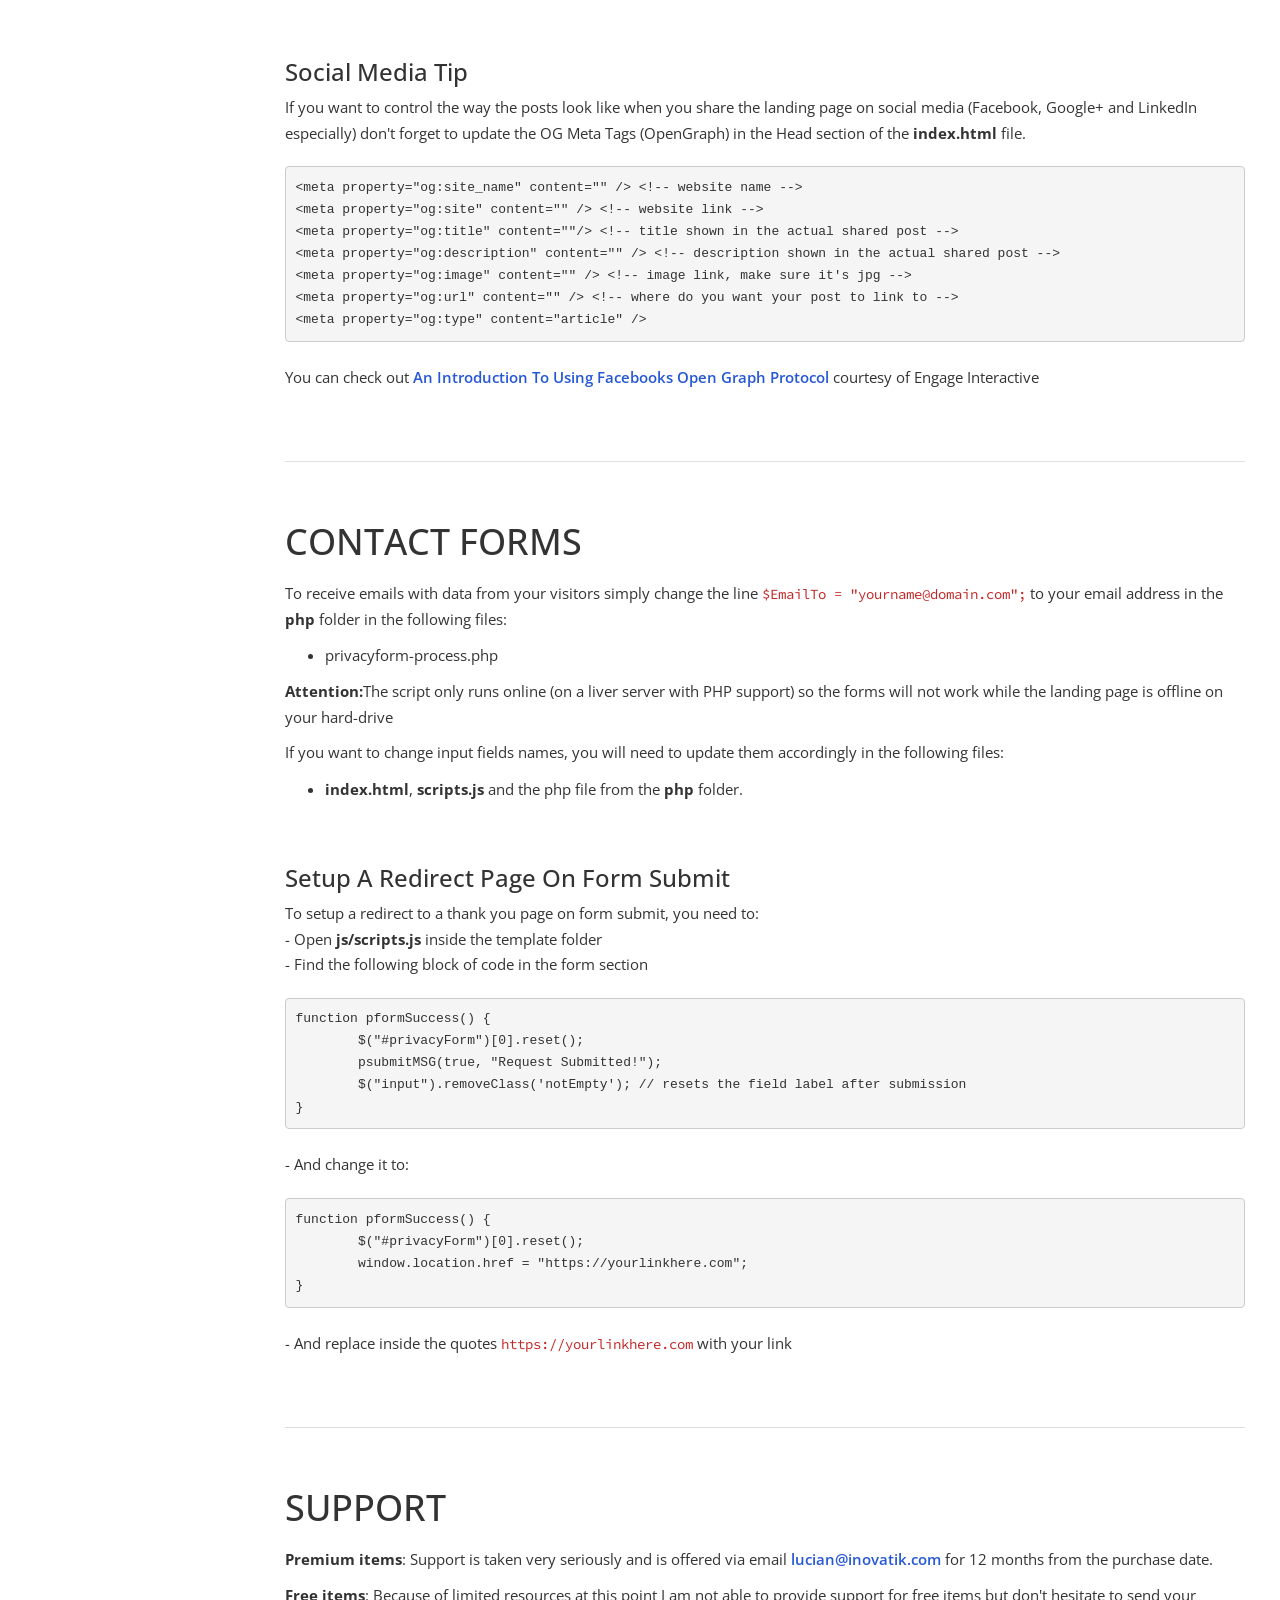
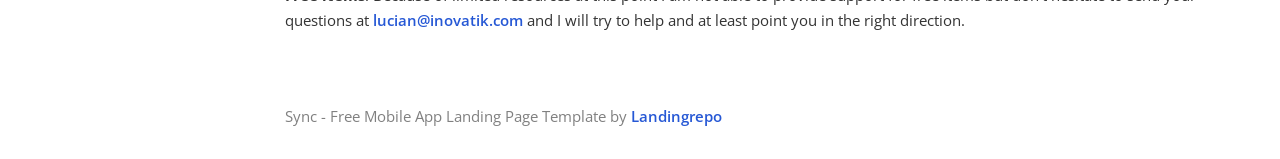
<file: documentation/index.html>
<!DOCTYPE html>
<html lang="en">
<head>

    <meta charset="utf-8">
    <meta http-equiv="X-UA-Compatible" content="IE=edge">
    <meta name="viewport" content="width=device-width, shrink-to-fit=no, initial-scale=1">
    <meta name="description" content="">
    <meta name="author" content="">
    <title>Documentation - Sync Mobile App Landing Page Template</title>

    <!-- Styles -->
	<link href="https://fonts.googleapis.com/css?family=Source+Code+Pro:300,400,600" rel="stylesheet">
	<link href="https://fonts.googleapis.com/css?family=Open+Sans:300,400,600" rel="stylesheet">
    <link href="css/bootstrap.min.css" rel="stylesheet">
    <link href="css/styles.css" rel="stylesheet">

    <!-- HTML5 Shim and Respond.js IE8 support of HTML5 elements and media queries -->
    <!-- WARNING: Respond.js doesn't work if you view the page via file:// -->
    <!--[if lt IE 9]>
        <script src="https://oss.maxcdn.com/libs/html5shiv/3.7.0/html5shiv.js"></script>
        <script src="https://oss.maxcdn.com/libs/respond.js/1.4.2/respond.min.js"></script>
    <![endif]-->

</head>
<body>
    <div id="wrapper">

        <!-- Sidebar -->
        <div id="sidebar-wrapper">
			<p>Sync - Landing Page<br> Documentation</p>
            <ul class="sidebar-nav">
                <li class="sidebar-brand">
                </li>
                <li>
                    <a href="#introduction">INTRODUCTION</a>
                </li>
                <li>
                    <a href="#files">FILES STRUCTURE</a>
				</li>
				<li>
                    <a href="#images">IMAGES</a>
                </li>
                <li>
                    <a href="#icons">ICONS</a>
				</li>
				<li>
                    <a href="#forms">CONTACT FORMS</a>
                </li>
				<li>
                    <a href="#support">SUPPORT</a>
                </li>
            </ul>
        </div>
        <!-- end of sidebar wrapper -->


        <!-- Page Content -->
        <div id="page-content-wrapper">
            <div class="container-fluid">
                <div class="row">
                    <div id="introduction" class="col-lg-12">
                        <h1>INTRODUCTION</h1>
                        <p>Hello and thank you for using Sync Mobile App Landing Page Template. Sync is a landing page template built with HTML and Bootstrap to help you present mobile apps to the online audience and get visitors to become users. It features details lightbox, tabbed content, image slider, image lightbox, statistics numbers, dropdown navigation, extra pages and working form.</p>
						<p>Built with Bootstrap, HTML, CSS, PHP and JavaScript it will help you achieve your online marketing goals in a beautiful and efficient manner.</p>
						<p>Frameworks and toolkits used: Bootstrap, Popper, jQuery, jQuery Easing, Validator, Magnific Popup, Swiper.</p>
						<p>You can edit the template's Html, Css, Php, Js files with your preferred text and code editor: <a href="https://notepad-plus-plus.org/">Notepad++</a>, <a href="https://code.visualstudio.com/">Visual Code</a>, <a href="https://www.sublimetext.com/">Sublime</a> or any other...</p>
						<p>For image editing you can use <a href="http://www.adobe.com/products/photoshop.html">Adobe Photoshop</a> or any other graphic editor of your choice.</p>
					</div> <!-- end of introduction -->
					
					
					<div class="col-lg-12"><hr></div> <!-- gray separator line -->
					
					
					<div id="files" class="col-lg-12">
                        <h1>FILES STRUCTURE</h1>
						<p>
							<b>Documentation</b> - is the folder of this help file.
							<br><b>Web</b> - contains the html, css, js and php files of the template.
						</p>
						<p><b>Web</b> folder includes <b>index.html</b> file which you will use to open the template and the extra pages: article-details.html, privacy-policy.html, terms-conditions.html. Besides index.html, you will also find the following folders:
							<ul>
								<li><b>Css</b> - Bootstrap, Font Awesome, Magnific Popup, Swiper and the template's custom stylesheet styles.css</li>
								<li><b>Images</b> - Images used throughout the template including the favicon and logo</li>
								<li><b>Js</b> - JavaScript files for Bootstrap, Popper, jQuery, jQuery Easing, Magnific Popup, Swiper, Validator, and Sync's custom scripts: scripts.js</li>
								<li><b>Php</b> - PHP script files for the contact forms</li>
								<li><b>Webfonts</b> - Font Awesome files</li>
							</ul>
						</p>
					</div> <!-- end of files structure -->


					<div class="col-lg-12"><hr></div> <!-- gray separator line -->


					<div id="images" class="col-lg-12">
						<h1>IMAGES</h1>
						<h3>Image Links</h3>
						<p>Here are the links to the mockups used throughout the template:
							<ul>
								<li>Header and download sections iPhone X mockup: <a href="https://www.freepik.com/premium-psd/isometric-minimal-clay-iphone-x-presentation-mockup_2871432.htm">https://www.freepik.com/premium-psd/isometric-minimal-clay-iphone-x-presentation-mockup_2871432.htm</a></li>
							</ul>
						</p>
						<p>It's a premium file from Freepik and I've used it because I have a premium Freepik subscription which is $99/year but has a big discount for the first year, usually around $60 or $70. But you don't have to use this exact same file, you can use any mockup you find on the web at a lower price or even free.</p>
						<p>Here are some links to free and paid iPhone mockups:
							<ul>
								<li>Free iPhone X isometric matte clay mockup: <a href="https://dribbble.com/shots/3823186-iPhone-X-VECTOR-Isometric-Matte-clay-Mockup">https://dribbble.com/shots/3823186-iPhone-X-VECTOR-Isometric-Matte-clay-Mockup</a></li>
								<li>20 Free iPhone X Mockups [PSD, Sketch] <a href="https://uxplanet.org/free-iphone-x-mockups-psd-sketch-4c455d74b2c3">https://uxplanet.org/free-iphone-x-mockups-psd-sketch-4c455d74b2c3</a></li>
								<li>42 Best iPhone X, iPhone XS(Max) Mockups for Free <a href="https://www.mockplus.com/blog/post/iphone-x-mockup">https://www.mockplus.com/blog/post/iphone-x-mockup</a></li>
								<li>Paid on Creative Market <a href="https://creativemarket.com/search?q=iphone+x+clay">https://creativemarket.com/search?q=iphone+x+clay</a></li>
							</ul>
						</p>
						<p>But you can always find more and updated ones with a simple google search for "iphone x clay isometric"</p>
						<p>Here are the links to the images used throughout the template:
							<ul>
								<li>Description 1 details lightbox: <a href="https://www.pexels.com/photo/woman-in-white-t-shirt-holding-smartphone-in-front-of-laptop-914931/">https://www.pexels.com/photo/woman-in-white-t-shirt-holding-smartphone-in-front-of-laptop-914931/</a></li>
								<li>Mobile app UI kit used in screenshots: <a href="https://dribbble.com/shots/2398307-Phoenix-UI-Vol-1-for-iPhone-6-Free-PSD-Sketch">https://dribbble.com/shots/2398307-Phoenix-UI-Vol-1-for-iPhone-6-Free-PSD-Sketch</a></li>
							</ul>
						</p>
							
						<h3>Image Resources</h3>
						<p>You can find your own images while checking out the following free online sources:
							<ul>
								<li>Freepik: <a href="https://www.pexels.com/">https://www.freepik.com/home</a></li>
								<li>Pexels: <a href="https://www.pexels.com/">https://www.pexels.com/</a></li>
								<li>SplitShire: <a href="https://www.splitshire.com/">https://www.splitshire.com/</a></li>
								<li>StartupStockPhotos: <a href="http://startupstockphotos.com/">http://startupstockphotos.com/</a></li>
								<li>StockSnap: <a href="https://stocksnap.io/">https://stocksnap.io/</a></li>
								<li>ISO Republic: <a href="http://isorepublic.com/">http://isorepublic.com/</a></li>
								<li>Videezy: <a href="https://www.videezy.com/">https://www.videezy.com/</a> - for videos</li>
							</ul>
						</p>

						<h3>Changing The Logo</h3>
						<p>
							- Place your image file in the <b>images</b> folder
							<br>- Open for editing <b>index.html</b>
							<br>- Find <b>Navigation</b> section
							<br>- Here find this line of code:
<pre class="code-format">
&lt;a class=&quot;navbar-brand logo-image&quot; href=&quot;index.html&quot;&gt;&lt;img src=&quot;images/logo.svg&quot; alt=&quot;alternative&quot;&gt;&lt;/a&gt;  
</pre>							
							<br>- And replace <span class="code">logo.svg</span> with your new file name
							<br>- Save the file and refresh the browser window to see the changes
						</p>
						
						<h3>Changing The Header Decorative Elements</h3>
						<p>
							- Sync uses some decorative elements in the header section of the template
							<br>They are svg images positioned with css
							<br>- To change these images just add your own svg illustrations in the <b>images</b> folder
							<br>- Then also add them in index.html by opening the file and finding the header section 
							<br>- And look for the following lines of code
<pre class="code-format">
&lt;div class=&quot;deco-white-circle-1&quot;&gt;
  &lt;img src=&quot;images/decorative-white-circle.svg&quot; alt=&quot;alternative&quot;&gt;
&lt;/div&gt; &lt;!-- end of deco-white-circle-1 --&gt;
&lt;div class=&quot;deco-white-circle-2&quot;&gt;
  &lt;img src=&quot;images/decorative-white-circle.svg&quot; alt=&quot;alternative&quot;&gt;
&lt;/div&gt; &lt;!-- end of deco-white-circle-2 --&gt;
&lt;div class=&quot;deco-blue-circle&quot;&gt;
  &lt;img src=&quot;images/decorative-blue-circle.svg&quot; alt=&quot;alternative&quot;&gt;
&lt;/div&gt; &lt;!-- end of deco-blue-circle --&gt;
&lt;div class=&quot;deco-yellow-circle&quot;&gt;
  &lt;img src=&quot;images/decorative-yellow-circle.svg&quot; alt=&quot;alternative&quot;&gt;
&lt;/div&gt; &lt;!-- end of deco-yellow-circle --&gt;
&lt;div class=&quot;deco-green-diamond&quot;&gt;
  &lt;img src=&quot;images/decorative-green-diamond.svg&quot; alt=&quot;alternative&quot;&gt;
&lt;/div&gt; &lt;!-- end of deco-yellow-circle --&gt;
</pre>							
							<br>- Here add the names of your image files
							<br>- Now to actually position them in the header you need to edit the css properties
							<br>- So open for editing <b>css/styles.css</b>
							<br>- Find the <b>Header</b> section
							<br>- Then find the following piece of code:
<pre class="code-format">
.header .deco-white-circle-1,
.header .deco-white-circle-2,
.header .deco-blue-circle,
.header .deco-yellow-circle,
.header .deco-green-diamond {
	display: none;
}
</pre>						
							<br>- These are the svgs but they are not displayed in the mobile view of the landing page
							<br>- They are only displayed on larger devices like tablets and desktops starting with the 992px resolution breakpoint
							<br>- So find the /* Min-width 992px */ section in the template, here go to the Header section and find the parts of code that look like
<pre class="code-format">
.header .deco-white-circle-1 {
	position: absolute;
	top: 26rem;
	left: -12rem;
	display: block;
	width: 22rem;
	height: 22rem;
}
</pre>
						<br>- And make your changes
						<br>- Then make sure you adjust the css properties for the /* Min-width 1200px */ breakpoint in the Header section where you will find the piece of code
<pre class="code-format">
.header .image-container {
	width: 58.0625rem;
	height: 36.125rem;
	margin-right: auto;
	margin-left: auto;
}
</pre>
						</p>

						<h3>Changing The Download Section Description Section Images</h3>
						<p>
							- Just apply the above steps for the Download section of the template
							<br>- Add the svgs in index.html
							<br>- Adjust their properties in css: make them invisible for the initial mobile view and visible above the 992px breakpoint
						</p>

						<h3>Changing Description 1 Section Image</h3>
						<p>
							- Edit and save the image files in the <b>images</b> folder
							<br>- Open for editing <b>index.html</b>
							<br>- Find the section <b>Description 1</b> then look for the following lines of code
<pre class="code-format">
&lt;div class=&quot;image-container&quot;&gt;
  &lt;img class=&quot;img-fluid&quot; src=&quot;images/description-1-app.png&quot; alt=&quot;alternative&quot;&gt;
&lt;/div&gt; &lt;!-- end of image-container --&gt;
</pre>							
							<br>- Here replace <span class="code">description-1-app.png</span> with your own file name
							<br>- Save the file and refresh the browser window to see the changes
							<br>- The same procedure applies for the Description 2 section image
							<br>- For optimum results with the least amount of work I recommend using the same image size as the original in the Live Preview
						</p>

						<h3>Changing Screenshots Slider Images</h3>
						<p>
							- Edit and save the image files in the <b>images</b> folder
							<br>- Open for editing <b>index.html</b>
							<br>- Find the section <b>Screenshots</b> then <b>Image Slider</b> then the following lines of code
<pre class="code-format">
&lt;!-- Slide --&gt;
&lt;div class=&quot;swiper-slide&quot;&gt;
  &lt;a href=&quot;images/screenshot-1.jpg&quot; class=&quot;popup-link&quot; data-effect=&quot;fadeIn&quot;&gt;
    &lt;img class=&quot;img-fluid&quot; src=&quot;images/screenshot-1.jpg&quot; alt=&quot;alternative&quot;&gt;
  &lt;/a&gt;
&lt;/div&gt;
&lt;!-- end of slide --&gt;
</pre>							
							<br>- Here replace <span class="code">screenshot-1.jpg</span> with your own file name
							<br>- Save the file and refresh the browser window to see the changes
							<br>- Repeat the steps above for all slides
							<br>- For optimum results with the least amount of work I recommend using the same image size as the original in the Live Preview
						</p>
						<p>
							Sync uses the Swiper plugin for the image slider. You can change settings like: time between slides, pause on hover, reactions to keyboard and others by visiting the plugins page: <a href="http://idangero.us/swiper/api/">http://idangero.us/swiper/api/</a> and adding them to the <b>Image Slider - Swiper</b> section in <b>js/scripts.js</b>
<pre class="code-format">
/* Image Slider - Swiper */
var imageSlider = new Swiper('.image-slider', {
	autoplay: {
		delay: 2000,
		disableOnInteraction: false
	},
	loop: false,
	navigation: {
		nextEl: '.swiper-button-next',
		prevEl: '.swiper-button-prev',
	},
	spaceBetween: 30,
	slidesPerView: 5,
	breakpoints: {
		// when window is <= 516px
		516: {
			slidesPerView: 1,
			spaceBetween: 10
		},
		// when window is <= 767px
		767: {
			slidesPerView: 2,
			spaceBetween: 20
		},
		// when window is <= 991px
		991: {
			slidesPerView: 3,
			spaceBetween: 30
		},
		// when window is <= 1199px
		1199: {
			slidesPerView: 4,
			spaceBetween: 30
		},
	}
});
</pre>
						</p>
					</div> <!-- end of images -->


					<div class="col-lg-12"><hr></div> <!-- gray separator line -->
					
					
					<div id="icons" class="col-lg-12">
                        <h1>ICONS</h1>
						<h3>Font Awesome Icons</h3>
						<p>Sync uses <a href="http://fontawesome.io/">Font Awesome</a> icon font in many sections and elements.
						<p>To change one of the Font Awesome icons you can simply replace the classes that you'll find in index.html e.g. fa-users, fa-code, fa-cog with the ones that you need from <a href="http://fontawesome.io/icons/">http://fontawesome.io/icons/</a></p>

						<h3>Social Media Icons</h3>
						<p>To change social media icons in the Footer section of the template, you need to: 
							<br>- Open <b>index.html</b> from the template folder
							<br>- Find the section <b>Social Links</b> in the <b>Newsletter</b>:
							<br>- And replace <span class="code">fa-facebook-f</span>, <span class="code">fa-twitter</span>, and so on... with the classes name that you need from <a href="http://fontawesome.io/icons/">http://fontawesome.io/icons/</a> in the Brand Icons section
							<br>- Also don't forget to replace <span class="code">href="#your-link"</span> with the link to your social page or account
						</p>

						<h3>Social Media Tip</h3>
						<p>If you want to control the way the posts look like when you share the landing page on social media (Facebook, Google+ and LinkedIn especially) don't forget to update the OG Meta Tags (OpenGraph) in the Head section of the <b>index.html</b> file.
<pre class="code-format">
&lt;meta property="og:site_name" content="" /&gt; &lt;!-- website name --&gt;
&lt;meta property="og:site" content="" /&gt; &lt;!-- website link --&gt;
&lt;meta property="og:title" content=""/&gt; &lt;!-- title shown in the actual shared post --&gt;
&lt;meta property="og:description" content="" /&gt; &lt;!-- description shown in the actual shared post --&gt;
&lt;meta property="og:image" content="" /&gt; &lt;!-- image link, make sure it's jpg --&gt;
&lt;meta property="og:url" content="" /&gt; &lt;!-- where do you want your post to link to --&gt;
&lt;meta property="og:type" content="article" /&gt;
</pre>
						<br>You can check out <a href="http://engageinteractive.co.uk/blog/an-introduction-to-using-facebooks-open-graph-protocol">An Introduction To Using Facebooks Open Graph Protocol</a> courtesy of Engage Interactive</p>
                    </div> <!-- end of icons -->
					

					<div class="col-lg-12"><hr></div> <!-- gray separator line -->
					

					<div id="forms" class="col-lg-12">
                        <h1>CONTACT FORMS</h1>
                        <p>To receive emails with data from your visitors simply change the line <span class="code">$EmailTo = "yourname@domain.com";</span> to your email address in the <b>php</b> folder in the following files:</p>
						<ul>
							<li>privacyform-process.php</li>
						</ul>
						<p><b>Attention:</b>The script only runs online (on a liver server with PHP support) so the forms will not work while the landing page is offline on your hard-drive</p>
						<p>If you want to change input fields names, you will need to update them accordingly in the following files:</p>
						<ul>
							<li><b>index.html</b>, <b>scripts.js</b> and the php file from the <b>php</b> folder.</li>
						</ul>

						<h3>Setup A Redirect Page On Form Submit</h3>
						<p>
							To setup a redirect to a thank you page on form submit, you need to: 
							<br>- Open <b>js/scripts.js</b> inside the template folder
							<br>- Find the following block of code in the form section 
<pre class="code-format">
function pformSuccess() {
	$("#privacyForm")[0].reset();
	psubmitMSG(true, "Request Submitted!");
	$("input").removeClass('notEmpty'); // resets the field label after submission
}
</pre>
							<br>- And change it to:
<pre class="code-format">
function pformSuccess() {
	$("#privacyForm")[0].reset();
	window.location.href = "https://yourlinkhere.com";
}
</pre>
							<br>- And replace inside the quotes <span class="code">https://yourlinkhere.com</span> with your link
						</p>
					</div> <!-- end of contact form and privacy policy form -->
						
					
					<div class="col-lg-12"><hr></div> <!-- gray separator line -->

					
					<div id="support" class="col-lg-12">
						<h1>SUPPORT</h1>
						<p><b>Premium items</b>: Support is taken very seriously and is offered via email <a href="mailto:lucian@inovatik.com">lucian@inovatik.com</a> for 12 months from the purchase date.</p>
						<p><b>Free items</b>: Because of limited resources at this point I am not able to provide support for free items but don't hesitate to send your questions at <a href="mailto:lucian@inovatik.com">lucian@inovatik.com</a> and I will try to help and at least point you in the right direction.</p>
					</div> <!-- end of support -->
										
					<div class="col-lg-12">
						<p class="footer">Sync - Free Mobile App Landing Page Template by <a href="https://landingrepo.com">Landingrepo</a></p>
					</div>
                </div>
            </div>
        </div> <!-- end of page content wrapper -->
    </div> <!-- end of wrapper -->
    

    <!-- Scripts Libraries -->
    <script src="js/jquery.js" type="text/javascript"></script>
    <script src="js/bootstrap.min.js" type="text/javascript"></script>

	
	<!-- Custom Scripts -->
    <script>
    <!-- Menu Toggle Script -->
	$("#menu-toggle").click(function(e) {
        e.preventDefault();
        $("#wrapper").toggleClass("toggled");
    });
	
	/* Smooth Scrolling To Anchors  */
		$(function() {
			$('a[href*="#"]:not([data-toggle="tab"])').click(function() {
				if (location.pathname.replace(/^\//,'') == this.pathname.replace(/^\//,'') && location.hostname == this.hostname) {
					var target = $(this.hash);
					target = target.length ? target : $('[name=' + this.hash.slice(1) +']');
					if (target.length) {
						$('html, body').animate({
							scrollTop: target.offset().top
						}, 700);
						return false;
					}
				}
			});
		});
	</script>

</body>
</html>
</file>
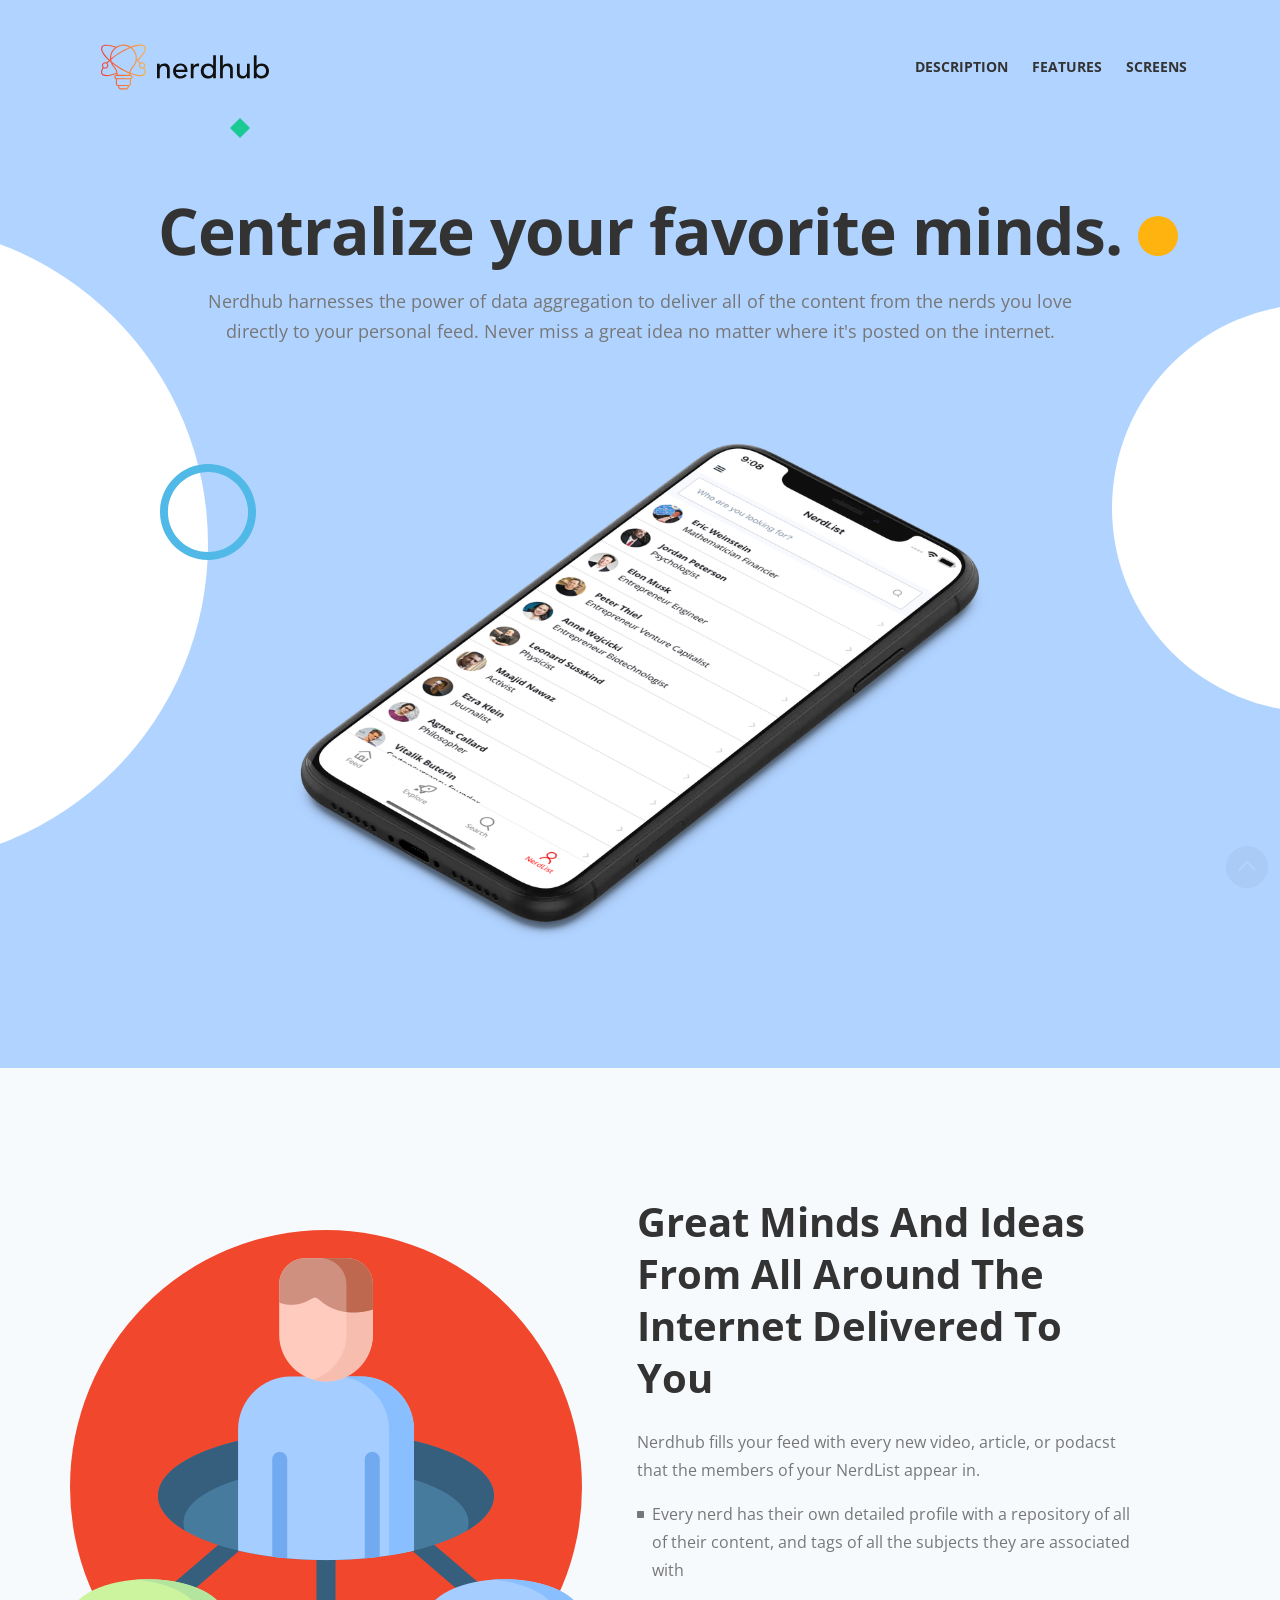
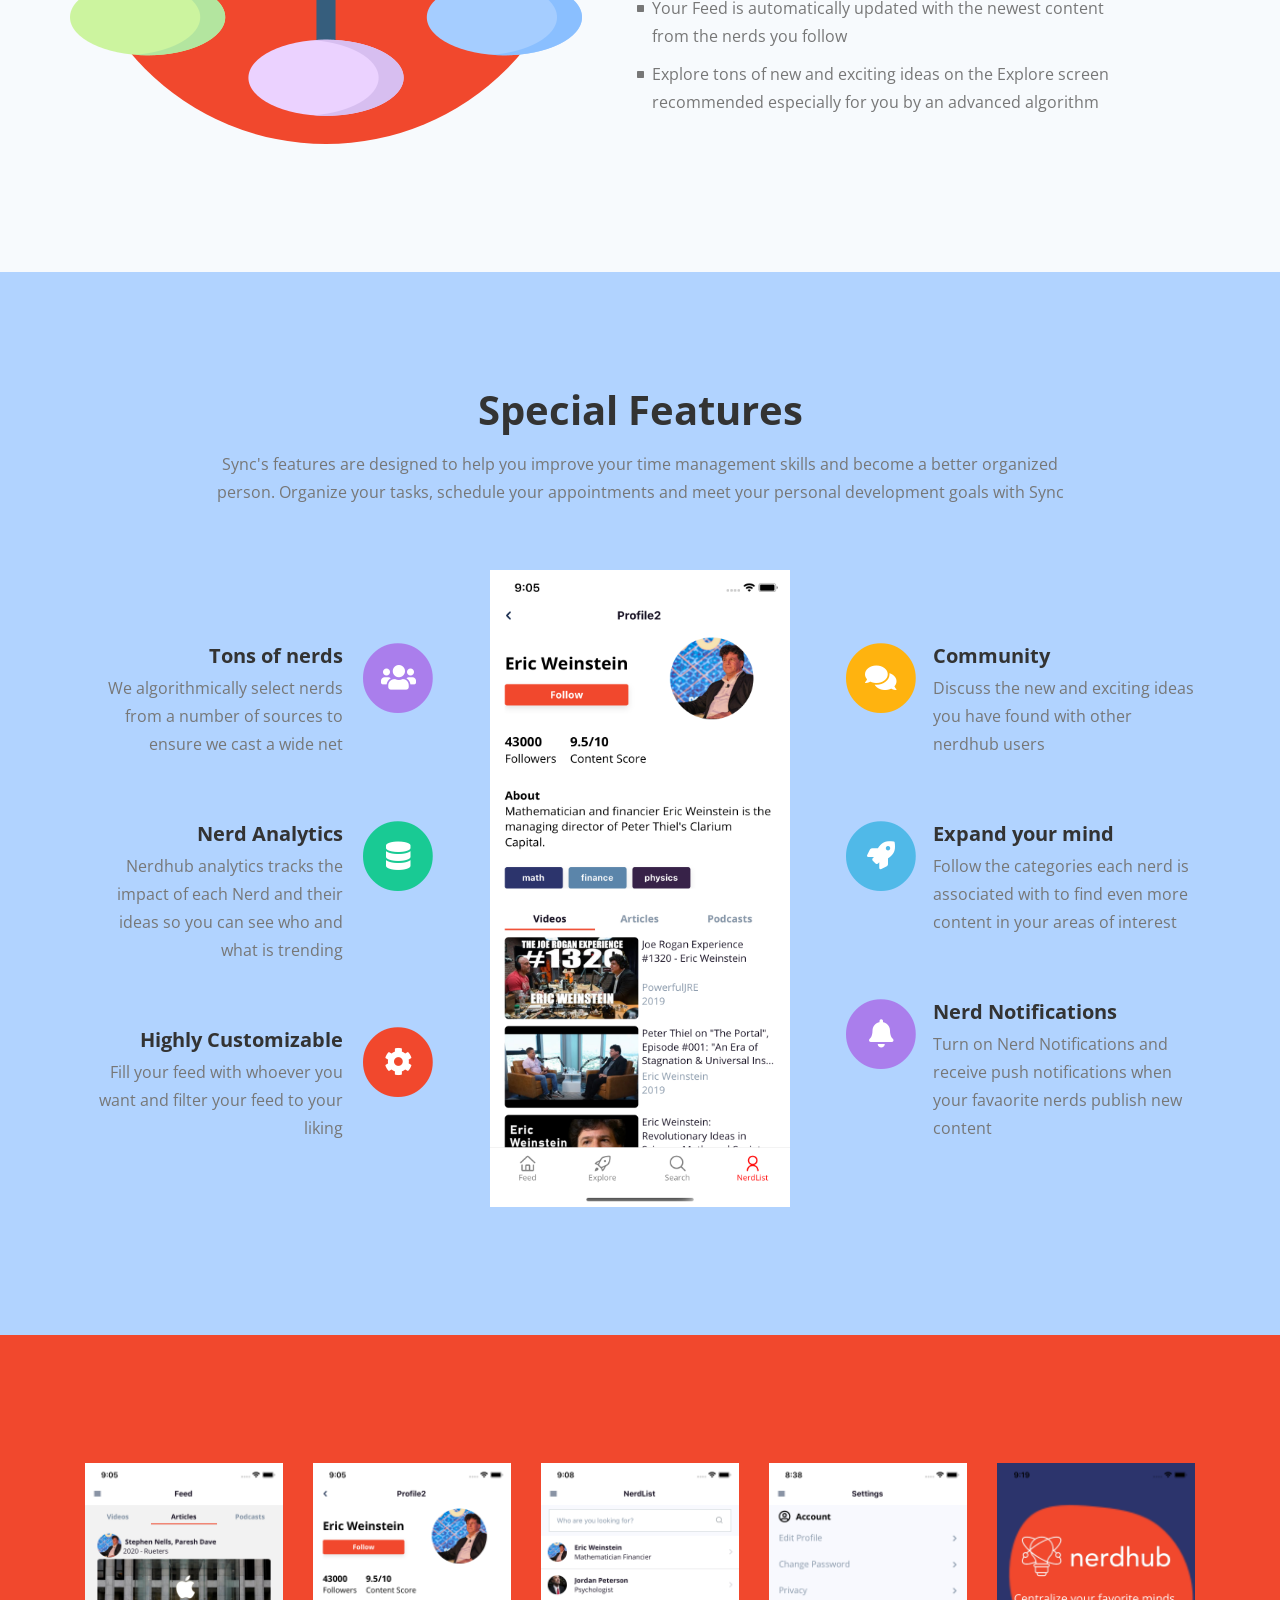
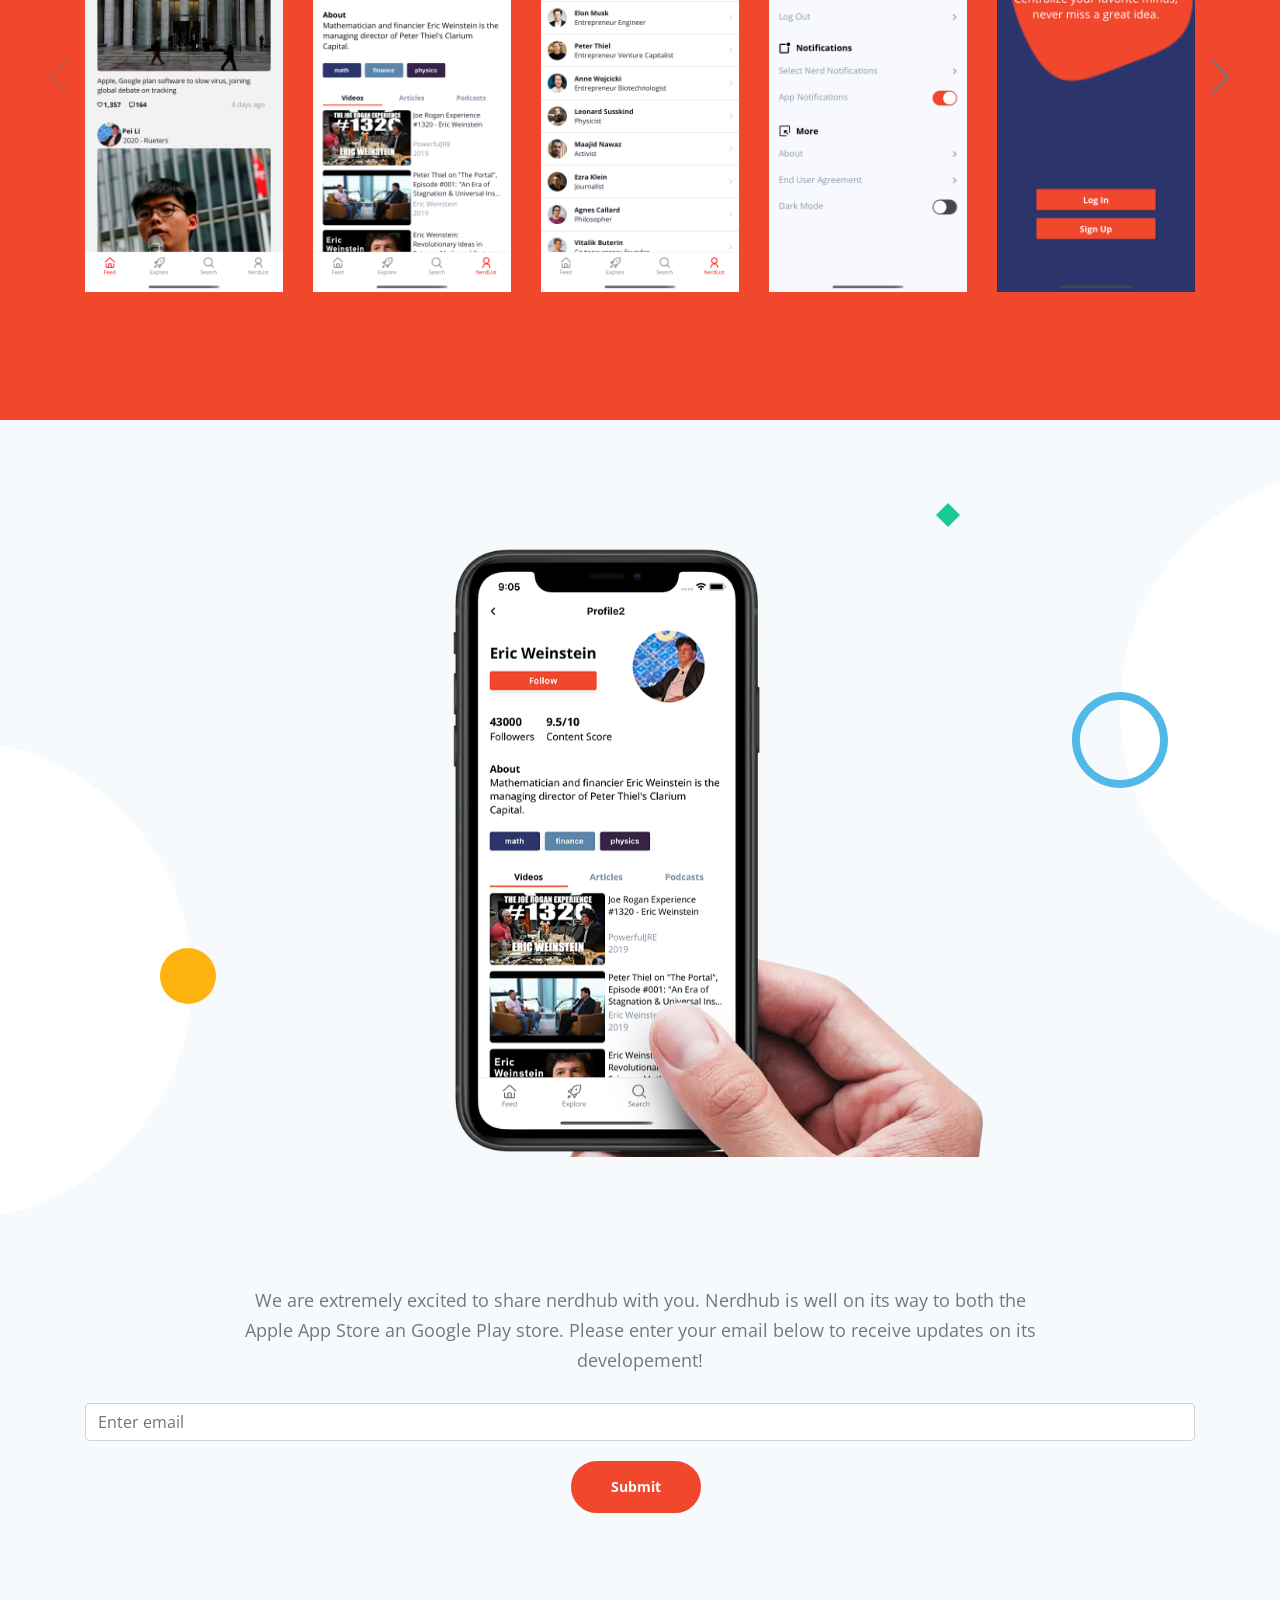
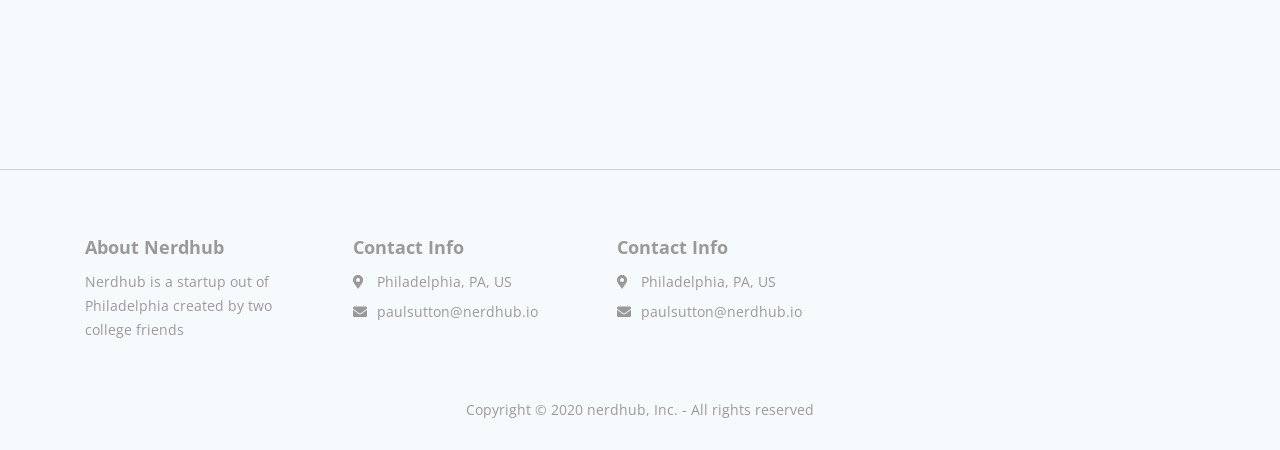
<file: web/index.html>
<!DOCTYPE html>
<html lang="en">
<head>
    <meta charset="utf-8">
    <meta name="viewport" content="width=device-width, initial-scale=1, shrink-to-fit=no">
    
    <!-- SEO Meta Tags -->
    <meta name="description" content="Nerdhub is a mobile application that allows users to centralize data from their favorite public figures in a single feed.">
    <meta name="author" content="nerdhub">

    <!-- OG Meta Tags to improve the way the post looks when you share the page on LinkedIn, Facebook, Google+ -->
	<meta property="og:site_name" content="" /> <!-- website name -->
	<meta property="og:site" content="" /> <!-- website link -->
	<meta property="og:title" content=""/> <!-- title shown in the actual shared post -->
	<meta property="og:description" content="" /> <!-- description shown in the actual shared post -->
	<meta property="og:image" content="" /> <!-- image link, make sure it's jpg -->
	<meta property="og:url" content="" /> <!-- where do you want your post to link to -->
	<meta property="og:type" content="article" />

    <!-- Webpage Title -->
    <title>nerdhub</title>
    
    <!-- Styles -->
    <link href="https://fonts.googleapis.com/css?family=Open+Sans:400,400i,700&display=swap&subset=latin-ext" rel="stylesheet">
    <link href="css/bootstrap.css" rel="stylesheet">
    <link href="css/fontawesome-all.css" rel="stylesheet">
    <link href="css/swiper.css" rel="stylesheet">
	<link href="css/magnific-popup.css" rel="stylesheet">
	<link href="css/styles.css" rel="stylesheet">
	
	<!-- Favicon  -->
    <link rel="icon" href="images/lightbulb_logo_white_background.png">
</head>
<body data-spy="scroll" data-target=".fixed-top">
    
    <!-- Preloader -->
	<div class="spinner-wrapper">
        <div class="spinner">
            <div class="bounce1"></div>
            <div class="bounce2"></div>
            <div class="bounce3"></div>
        </div>
    </div>
    <!-- end of preloader -->
    

    <!-- Navigation -->
    <nav class="navbar navbar-expand-lg navbar-dark navbar-custom fixed-top">
        <div class="container">
            <!-- Text Logo - Use this if you don't have a graphic logo -->
            <!-- <a class="navbar-brand logo-text page-scroll" href="index.html">Sync</a> -->

            <!-- Image Logo -->
            <a class="navbar-brand logo-image" href="index.html"><img src="images/nerdhubLogo.svg" alt="alternative"></a> 
            
            <!-- Mobile Menu Toggle Button -->
            <button class="navbar-toggler" type="button" data-toggle="collapse" data-target="#navbarsExampleDefault" aria-controls="navbarsExampleDefault" aria-expanded="false" aria-label="Toggle navigation">
                <span class="navbar-toggler-awesome fas fa-bars"></span>
                <span class="navbar-toggler-awesome fas fa-times"></span>
            </button>
            <!-- end of mobile menu toggle button -->

            <div class="collapse navbar-collapse" id="navbarsExampleDefault">
                <ul class="navbar-nav ml-auto">
                    <li class="nav-item"> 
                        <a class="nav-link page-scroll" href="#description">DESCRIPTION <span class="sr-only">(current)</span></a>
                    </li>
                    <li class="nav-item">
                        <a class="nav-link page-scroll" href="#features">FEATURES</a>
                    </li>
                    <li class="nav-item">
                        <a class="nav-link page-scroll" href="#screens">SCREENS</a>
                    </li>

                    <!-- Dropdown Menu     
                    <li class="nav-item dropdown">
                        <a class="nav-link dropdown-toggle page-scroll" id="navbarDropdown" role="button" aria-haspopup="true" aria-expanded="false">EXTRA</a>
                        <div class="dropdown-menu" aria-labelledby="navbarDropdown">
                            <a class="dropdown-item" href="article-details.html"><span class="item-text">ARTICLE DETAILS</span></a>
                            <div class="dropdown-divider"></div>
                            <a class="dropdown-item" href="terms-conditions.html"><span class="item-text">TERMS CONDITIONS</span></a>
                            <div class="dropdown-divider"></div>
                            <a class="dropdown-item" href="privacy-policy.html"><span class="item-text">PRIVACY POLICY</span></a>
                        </div>
                    </li>
                     -->
                </ul>
                <!-- Download
                <span>
                    <a class="btn-outline-sm page-scroll" href="#download">DOWNLOAD</a>
                </span> -->
            </div>
        </div> <!-- end of container -->
    </nav> <!-- end of navbar -->
    <!-- end of navigation -->


    <!-- Header -->
    <header class="header">
        <div class="container">
            <div class="row">
                <div class="col-lg-12">
                    <div class="text-container">
                        <h1>Centralize your favorite minds.</h1>
                        <p class="p-large p-heading">Nerdhub harnesses the power of data aggregation to deliver all of the content from the nerds you love directly to your personal feed. Never miss a great idea no matter where it's posted on the internet.</p>
                        <!-- Download buttons, uncomment when app is released
                            <a class="btn-solid-lg" href="#your-link"><i class="fab fa-apple"></i>DOWNLOAD</a>
                        <a class="btn-solid-lg" href="#your-link"><i class="fab fa-google-play"></i>DOWNLOAD</a> -->
                    </div> <!-- end of text-container -->
                </div> <!-- end of col -->
            </div> <!-- end of row -->
            <div class="row">
                <div class="col-lg-12">
                    <div class="image-container">
                        <img class="img-fluid" src="images/mockupTilt.png" alt="alternative">
                    </div> <!-- end of text-container -->
                </div> <!-- end of col -->
            </div> <!-- end of row -->
        </div> <!-- end of container -->
        <div class="deco-white-circle-1">
            <img src="images/decorative-white-circle.svg" alt="alternative">
        </div> <!-- end of deco-white-circle-1 -->
        <div class="deco-white-circle-2">
            <img src="images/decorative-white-circle.svg" alt="alternative">
        </div> <!-- end of deco-white-circle-2 -->
        <div class="deco-blue-circle">
            <img src="images/decorative-blue-circle.svg" alt="alternative">
        </div> <!-- end of deco-blue-circle -->
        <div class="deco-yellow-circle">
            <img src="images/decorative-yellow-circle.svg" alt="alternative">
        </div> <!-- end of deco-yellow-circle -->
        <div class="deco-green-diamond">
            <img src="images/decorative-green-diamond.svg" alt="alternative">
        </div> <!-- end of deco-yellow-circle -->
    </header> <!-- end of header -->
    <!-- end of header -->


    <!-- Description 1 -->
    <div id="description" class="basic-1">
        <div class="container">
            <div class="row">
                <div class='top-vector-container'>
                    <div class='vector-container'>
                        <img class="sc" src="images/user.png" alt="alternative">
                    </div> <!-- end of image-container -->
                </div> <!-- end of col -->
                <div class="col-lg-6">
                    <div class="text-container">
                        <h2>Great Minds And Ideas From All Around The Internet Delivered To You</h2>
                        <p>Nerdhub fills your feed with every new video, article, or podacst that the members of your NerdList appear in.</p>
                        <ul class="list-unstyled li-space-lg">
                            <li class="media">
                                <i class="fas fa-square"></i>
                                <div class="media-body">Every nerd has their own detailed profile with a repository of all of their content, and tags of all the subjects they are associated with</div>
                            </li>
                            <li class="media">
                                <i class="fas fa-square"></i>
                                <div class="media-body">Your Feed is automatically updated with the newest content from the nerds you follow</div>
                            </li>
                            <li class="media">
                                <i class="fas fa-square"></i>
                                <div class="media-body">Explore tons of new and exciting ideas on the Explore screen recommended especially for you by an advanced algorithm</div>
                            </li>
                        </ul>
                    </div> <!-- end of text-container -->
                </div> <!-- end of col -->
            </div> <!-- end of row -->
        </div> <!-- end of container -->
    </div> <!-- end of basic-1 -->
    <!-- end of description 1 -->

    
    <!-- Description 1 Details Lightbox -->
	<!-- Details Lightbox -->
	<div id="description-1-details-lightbox" class="lightbox-basic zoom-anim-dialog mfp-hide">
        <div class="row">
            <button title="Close (Esc)" type="button" class="mfp-close x-button">×</button>
			<div class="col-lg-8">
                <div class="image-container">
                    <img class="img-fluid" src="images/description-1-details-lightbox.jpg" alt="alternative">
                </div> <!-- end of image-container -->
			</div>
			<div class="col-lg-4">
                <h3>Goals Setting</h3>
				<hr>
                <p>The app can easily help you track your personal development evolution if you take the time to set it up.</p>
                <h4>User Feedback</h4>
                <p>This is a great app which can help you save time and make your live easier. And it will help improve your productivity.</p>
                <ul class="list-unstyled li-space-lg">
                    <li class="media">
                        <i class="far fa-check-square"></i><div class="media-body">Splash screen panel</div>
                    </li>
                    <li class="media">
                        <i class="far fa-check-square"></i><div class="media-body">Statistics graph report</div>
                    </li>
                    <li class="media">
                        <i class="far fa-check-square"></i><div class="media-body">Events calendar layout</div>
                    </li>
                    <li class="media">
                        <i class="far fa-check-square"></i><div class="media-body">Location details screen</div>
                    </li>
                    <li class="media">
                        <i class="far fa-check-square"></i><div class="media-body">Onboarding steps interface</div>
                    </li>
                </ul>
                <a class="btn-solid-reg mfp-close page-scroll" href="#download">DOWNLOAD</a> <button class="btn-outline-reg mfp-close as-button" type="button">BACK</button>
			</div>
		</div> <!-- end of row -->
    </div> <!-- end of lightbox-basic -->
    <!-- end of details lightbox -->
    <!-- end of description 1 details lightbox -->



    <!-- Description 2 
    <div class="tabs">
        <div class="container">
            <div class="row">
                <div class="col-lg-6">
                    <div class="tabs-container">

                     
                        <ul class="nav nav-tabs" id="cedoTabs" role="tablist">
                            <li class="nav-item">
                                <a class="nav-link active" id="nav-tab-1" data-toggle="tab" href="#tab-1" role="tab" aria-controls="tab-1" aria-selected="true"><i class="far fa-clock"></i>Schedule</a>
                            </li>
                            <li class="nav-item">
                                <a class="nav-link" id="nav-tab-2" data-toggle="tab" href="#tab-2" role="tab" aria-controls="tab-2" aria-selected="false"><i class="fas fa-list"></i>Tracking</a>
                            </li>
                            <li class="nav-item">
                                <a class="nav-link" id="nav-tab-3" data-toggle="tab" href="#tab-3" role="tab" aria-controls="tab-3" aria-selected="false"><i class="far fa-calendar-alt"></i>Organize</a>
                            </li>
                        </ul>
                  
                        
                     
                        <div class="tab-content" id="cedoTabsContent">
                            <div class="tab-pane fade show active" id="tab-1" role="tabpanel" aria-labelledby="tab-1">
                                <p><strong>Schedule tasks</strong> to keep track of their completion. Sync provides multiple scheduling options including alarms and reminders.</p>
                                <ul class="list-unstyled li-space-lg">
                                    <li class="media">
                                        <i class="far fa-check-square"></i>
                                        <div class="media-body">You can always add new tasks or change the settings of existing ones in your calendar view or the app control panel</div>
                                    </li>
                                    <li class="media">
                                        <i class="far fa-check-square"></i>
                                        <div class="media-body">It's easy to stay focused on your most important daily activities that will get you closer to meeting your goals</div>
                                    </li>
                                    <li class="media">
                                        <i class="far fa-check-square"></i>
                                        <div class="media-body">Use phone reminders to free up your long term memory which will reduce stress and make you more productive</div>
                                    </li>
                                </ul>
                                <a class="btn-solid-reg page-scroll" href="terms-conditions.html">TERMS</a> <a class="btn-outline-reg page-scroll" href="privacy-policy.html">PRIVACY</a>
                            </div> 
                        

                      
                            <div class="tab-pane fade" id="tab-2" role="tabpanel" aria-labelledby="tab-2">
                                <p><strong>Keep track of everything</strong> and analyse your progress while using the app. In less than a month you should be seeing improved results when it comes to time management and task prioritization</p>
                                <p><strong>Anyone can enjoy the app</strong> no matter their gender, age, occupation or location in the world. Sync's algorithms have been built to be flexible and functional for any person in the world</p>
                                <p><strong>Achieve the impossible</strong> just by carefully monitoring your progress and keeping the app updated with daily operations. It's easier than you think and it only takes a couple of minutes</p>
                                <a class="red" href="terms-conditions.html">Terms & Conditions >></a>
                            </div> 
                            

                          
                            <div class="tab-pane fade" id="tab-3" role="tabpanel" aria-labelledby="tab-3">
                                <p><strong>Use the power of social interactivity</strong> to keep you motivated and focused on your daily and long term goals. It's revolutionary</p>
                                <ul class="list-unstyled li-space-lg">
                                    <li class="media">
                                        <i class="far fa-check-square"></i>
                                        <div class="media-body">Commiting to something in front of a crowd gives you little room to walk back on your promise and makes you push on</div>
                                    </li>
                                    <li class="media">
                                        <i class="far fa-check-square"></i>
                                        <div class="media-body">No more frustrations of loosing focus and not being efficient. Sync main purpose is to solve just that and make you happy</div>
                                    </li>
                                    <li class="media">
                                        <i class="far fa-check-square"></i>
                                        <div class="media-body">It's the first mobile app that can turn you in a better organized person without the pressure of failing like other systems</div>
                                    </li>
                                    <li class="media">
                                        <i class="far fa-check-square"></i>
                                        <div class="media-body">Recognized by a lot of trainers and life coaches Sync is the number one tool they recommend time management</div>
                                    </li>
                                </ul>
                            </div> 
                       
                        </div> 
                      
                    
                    </div> 
                </div> 
                <div class="col-lg-6">
                    <div class="image-container">
                        <img class="img-fluid" src="images/description-2-app.png" alt="alternative">
                    </div> 
                </div> 
            </div> 
        </div> 
    </div> 
    end of description 2 -->


    <!-- Features -->
    <div id="features" class="basic-2">
        <div class="container">
            <div class="row">
                <div class="col-lg-12">
                    <h2>Special Features</h2>
                    <p class="p-heading">Sync's features are designed to help you improve your time management skills and become a better organized person. Organize your tasks, schedule your appointments and meet your personal development goals with Sync</p>
                </div> <!-- end of div -->
            </div> <!-- end of div -->
            <div class="row">
                <div class="col-lg-4">
                    <ul class="list-unstyled li-space-lg first">
                        <li class="media">
                            <span class="fa-stack">
                                <i class="fas fa-circle fa-stack-2x"></i>
                                <i class="fas fa-users fa-stack-1x"></i>
                            </span>
                            <div class="media-body">
                                <h4>Tons of nerds</h4>
                                <p>We algorithmically select nerds from a number of sources to ensure we cast a wide net</p>
                            </div>
                        </li>
                        <li class="media">
                            <span class="fa-stack">
                                <i class="fas fa-circle fa-stack-2x green"></i>
                                <i class="fas fa-database fa-stack-1x"></i>
                            </span>
                            <div class="media-body">
                                <h4>Nerd Analytics</h4>
                                <p>Nerdhub analytics tracks the impact of each Nerd and their ideas so you can see who and what is trending</p>
                            </div>
                        </li>
                        <li class="media">
                            <span class="fa-stack">
                                <i class="fas fa-circle fa-stack-2x red"></i>
                                <i class="fas fa-cog fa-stack-1x"></i>
                            </span>
                            <div class="media-body">
                                <h4>Highly Customizable</h4>
                                <p>Fill your feed with whoever you want and filter your feed to your liking</p>
                            </div>
                        </li>
                    </ul>
                </div> <!-- end of col -->
                <div class="col-lg-4">
                    <img class="img-fluid" src="images/profile.png" alt="alternative">
                </div> <!-- end of col -->
                <div class="col-lg-4">
                    <ul class="list-unstyled li-space-lg">
                        <li class="media">
                            <span class="fa-stack">
                                <i class="fas fa-circle fa-stack-2x yellow"></i>
                                <i class="fas fa-comments fa-stack-1x"></i>
                            </span>
                            <div class="media-body">
                                <h4>Community</h4>
                                <p>Discuss the new and exciting ideas you have found with other nerdhub users</p>
                            </div>
                        </li>
                        <li class="media">
                            <span class="fa-stack">
                                <i class="fas fa-circle fa-stack-2x blue"></i>
                                <i class="fas fa-rocket fa-stack-1x"></i>
                            </span>
                            <div class="media-body">
                                <h4>Expand your mind</h4>
                                <p>Follow the categories each nerd is associated with to find even more content in your areas of interest</p>
                            </div>
                        </li>
                        <li class="media">
                            <span class="fa-stack">
                                <i class="fas fa-circle fa-stack-2x"></i>
                                <i class="fas fa-bell fa-stack-1x"></i>
                            </span>
                            <div class="media-body">
                                <h4>Nerd Notifications</h4>
                                <p>Turn on Nerd Notifications and receive push notifications when your favaorite nerds publish new content</p>
                            </div>
                        </li>
                    </ul>
                </div> <!-- end of col -->
            </div> <!-- end of row -->
        </div> <!-- end of container -->
    </div> <!-- end of basic-2 -->
    <!-- end of features -->


    <!-- Screenshots -->
    <div id="screens" class="slider">
        <div class="container">
            <div class="row">
                <div class="col-lg-12">
                    
                    <!-- Image Slider -->
                    <div class="slider-container">
                        <div class="swiper-container image-slider">
                            <div class="swiper-wrapper">
                                
                                <!-- Slide -->
                                <div class="swiper-slide">
                                    <a href="images/screenshot-1.jpg" class="popup-link" data-effect="fadeIn">
                                        <img class="slider-img" src="images/feed.png" alt="alternative">
                                    </a>
                                </div>
                                <!-- end of slide -->

                                <!-- Slide -->
                                <div class="swiper-slide">
                                    <a href="images/screenshot-2.jpg" class="popup-link" data-effect="fadeIn">
                                        <img class="slider-img" src="images/profile.png" alt="alternative">
                                    </a>
                                </div>
                                <!-- end of slide -->

                                <!-- Slide -->
                                <div class="swiper-slide">
                                    <a href="images/screenshot-3.jpg" class="popup-link" data-effect="fadeIn">
                                        <img class="slider-img" src="images/nerdlist.png" alt="alternative">
                                    </a>
                                </div>
                                <!-- end of slide -->

                                <!-- Slide -->
                                <div class="swiper-slide">
                                    <a href="images/screenshot-4.jpg" class="popup-link" data-effect="fadeIn">
                                        <img class="slider-img" src="images/settings.png" alt="alternative">
                                    </a>
                                </div>
                                <!-- end of slide -->

                                <!-- Slide -->
                                <div class="swiper-slide">
                                    <a href="images/screenshot-5.jpg" class="popup-link" data-effect="fadeIn">
                                        <img class="slider-img" src="images/onboarding.png" alt="alternative">
                                    </a>
                                </div>
                                <!-- end of slide -->
                                <!-- Slide -->
                                <div class="swiper-slide">
                                    <a href="images/screenshot-1.jpg" class="popup-link" data-effect="fadeIn">
                                        <img class="slider-img" src="images/feed.png" alt="alternative">
                                    </a>
                                </div>
                                <!-- end of slide -->

                                <!-- Slide -->
                                <div class="swiper-slide">
                                    <a href="images/screenshot-2.jpg" class="popup-link" data-effect="fadeIn">
                                        <img class="slider-img" src="images/profile.png" alt="alternative">
                                    </a>
                                </div>
                                <!-- end of slide -->

                                <!-- Slide -->
                                <div class="swiper-slide">
                                    <a href="images/screenshot-3.jpg" class="popup-link" data-effect="fadeIn">
                                        <img class="slider-img" src="images/nerdlist.png" alt="alternative">
                                    </a>
                                </div>
                                <!-- end of slide -->

                                <!-- Slide -->
                                <div class="swiper-slide">
                                    <a href="images/screenshot-4.jpg" class="popup-link" data-effect="fadeIn">
                                        <img class="slider-img" src="images/settings.png" alt="alternative">
                                    </a>
                                </div>
                                <!-- end of slide -->

                                <!-- Slide -->
                                <div class="swiper-slide">
                                    <a href="images/screenshot-5.jpg" class="popup-link" data-effect="fadeIn">
                                        <img class="slider-img" src="images/onboarding.png" alt="alternative">
                                    </a>
                                </div>
                                <!-- end of slide -->

                                
                            </div> <!-- end of swiper-wrapper -->

                            <!-- Add Arrows -->
                            <div class="swiper-button-next"></div>
                            <div class="swiper-button-prev"></div>
                            <!-- end of add arrows -->

                        </div> <!-- end of swiper-container -->
                    </div> <!-- end of slider-container -->
                    <!-- end of image slider -->

                </div> <!-- end of col -->
            </div> <!-- end of row -->
        </div> <!-- end of container -->
    </div> <!-- end of slider -->
    <!-- end of screenshots -->


    <!-- Testimonials 
    <div class="cards-2">
        <div class="container">
            <div class="row">
                <div class="col-lg-12">
                    <h2>User Testimonials</h2>
                </div> 
            </div> 
            <div class="row">
                <div class="col-lg-12">

          
                    <div class="card">
                        <div class="card-image">
                            <i class="fas fa-star"></i><i class="fas fa-star"></i><i class="fas fa-star"></i><i class="fas fa-star"></i><i class="fas fa-star"></i>
                            <hr class="testimonial-line">
                        </div>
                        <div class="card-body">
                            <div class="testimonial-text">I love using Sync for my personal development needs. It meets all my requirements and it actually helps a lot with focusing skills.</div>
                            <div class="testimonial-author">Rick Jones - Designer</div>
                        </div>
                    </div>
        

    
                    <div class="card">
                        <div class="card-image">
                            <i class="fas fa-star"></i><i class="fas fa-star"></i><i class="fas fa-star"></i><i class="fas fa-star"></i><i class="fas fa-star"></i>
                            <hr class="testimonial-line">
                        </div>
                        <div class="card-body">
                            <div class="testimonial-text">After trying out a large number of personal coaching apps I decided to give Sync a try and what a wonderful surprise it was.</div>
                            <div class="testimonial-author">Lynda Marquez - Developer</div>
                        </div>
                    </div>

                    <div class="card">
                        <div class="card-image">
                            <i class="fas fa-star"></i><i class="fas fa-star"></i><i class="fas fa-star"></i><i class="fas fa-star"></i><i class="fas fa-star"></i>
                            <hr class="testimonial-line">
                        </div>
                        <div class="card-body">
                            <div class="testimonial-text">Never dreamed I could learn so fast how to focus on my personal goals and improve my life to levels I never thought possible.</div>
                            <div class="testimonial-author">Jay Frisco - Marketer</div>
                        </div>
                    </div>
      

                </div> 
            </div> 
            <div class="row">
                <div class="col-lg-12">
                </div> 
            </div> 
            <div class="row">
                <div class="col-lg-12">

                
                    <div class="card">
                        <div class="card-image">
                            <i class="fas fa-star"></i><i class="fas fa-star"></i><i class="fas fa-star"></i><i class="fas fa-star"></i><i class="fas fa-star"></i>
                            <hr class="testimonial-line">
                        </div>
                        <div class="card-body">
                            <div class="testimonial-text">I got so much value from using Sync in my daily life for which I am very grateful and would recommend it to everybody</div>
                            <div class="testimonial-author">Frank Gibson - Manager</div>
                        </div>
                    </div>
            

             
                    <div class="card">
                        <div class="card-image">
                            <i class="fas fa-star"></i><i class="fas fa-star"></i><i class="fas fa-star"></i><i class="fas fa-star"></i><i class="fas fa-star"></i>
                            <hr class="testimonial-line">
                        </div>
                        <div class="card-body">
                            <div class="testimonial-text">If you have great goals but can't figure out a way to keep focused then you should definitely give Sync a try and see the results</div>
                            <div class="testimonial-author">Rita Longmile - Designer</div>
                        </div>
                    </div>
         

              
                    <div class="card">
                        <div class="card-image">
                            <i class="fas fa-star"></i><i class="fas fa-star"></i><i class="fas fa-star"></i><i class="fas fa-star"></i><i class="fas fa-star"></i>
                            <hr class="testimonial-line">
                        </div>
                        <div class="card-body">
                            <div class="testimonial-text">I've been looking for a great organizer app for such a long time but now I am really happy that I found Sync. It's beeen working great</div>
                            <div class="testimonial-author">Jones Smith - Developer</div>
                        </div>
                    </div>
    

                </div> 
            </div> 
        </div> 
    </div> 
    end of testimonials -->


    <!-- Statistics 
    <div class="counter">
        <div class="container">
            <div class="row">
                <div class="col-lg-12">
                    
                  
                    <div id="counter">
                        <div class="cell">
                            <i class="fas fa-users"></i>
                            <div class="counter-value number-count" data-count="231">1</div>
                            <p class="counter-info">Happy Users</p>
                        </div>
                        <div class="cell">
                            <i class="fas fa-code green"></i>
                            <div class="counter-value number-count" data-count="385">1</div>
                            <p class="counter-info">Issues Solved</p>
                        </div>
                        <div class="cell">
                            <i class="fas fa-cog red"></i>
                            <div class="counter-value number-count" data-count="159">1</div>
                            <p class="counter-info">Good Reviews</p>
                        </div>
                        <div class="cell">
                            <i class="fas fa-comments yellow"></i>
                            <div class="counter-value number-count" data-count="127">1</div>
                            <p class="counter-info">Case Studies</p>
                        </div>
                        <div class="cell">
                            <i class="fas fa-rocket blue"></i>
                            <div class="counter-value number-count" data-count="211">1</div>
                            <p class="counter-info">Orders Received</p>
                        </div>
                    </div>
               

                </div> 
            </div> 
        </div> 
    </div> 
    end of statistics -->


    <!-- Download -->
    <div id="download" class="basic-3">
        <div class="container">
            <div class="row">
                <div class="col-lg-12">
                    <div class="image-container">
                        <img class="img-fluid z-bottom" src="images/mockupHand.png" alt="alternative">
                    </div> <!-- end of image-container -->
                    <div class='basic-3'>
                    <p class="p-large text-color">We are extremely excited to share nerdhub with you. Nerdhub is well on its way to both the Apple App Store an Google Play store. Please enter your email below to receive updates on its developement!</p>
                    <!--buttons
                    <a class="btn-solid-lg" href="#your-link"><i class="fab fa-apple"></i>DOWNLOAD</a>
                    <a class="btn-solid-lg" href="#your-link"><i class="fab fa-google-play"></i>DOWNLOAD</a> -->
                    <form>
                    <div class="form-group">
                        <input type="email" class="form-control" id="exampleInputEmail1" aria-describedby="emailHelp" placeholder="Enter email">
                    </div>
                    <button type="submit" class="btn-solid-lg">Submit</button>
                    </form>
                    </div>
                </div> <!-- end of col -->
            </div> <!-- end of row -->
        </div> <!-- end of container -->
        <div class="deco-white-circle-1">
            <img src="images/decorative-white-circle.svg" alt="alternative">
        </div> <!-- end of deco-white-circle-1 -->
        <div class="deco-white-circle-2">
            <img src="images/decorative-white-circle.svg" alt="alternative">
        </div> <!-- end of deco-white-circle-2 -->
        <div class="deco-blue-circle">
            <img src="images/decorative-blue-circle.svg" alt="alternative">
        </div> <!-- end of deco-blue-circle -->
        <div class="deco-yellow-circle">
            <img src="images/decorative-yellow-circle.svg" alt="alternative">
        </div> <!-- end of deco-yellow-circle -->
        <div class="deco-green-diamond">
            <img src="images/decorative-green-diamond.svg" alt="alternative">
        </div> <!-- end of deco-yellow-circle -->
    </div> <!-- end of basic-3 -->
    <!-- end of download -->


    <!-- Footer -->
    <div class="footer">
        <div class="container center text-left">
            <div class="row">
                <div class="col-lg-12">
                    <div class="footer-col first">
                        <h5>About Nerdhub</h5>
                        <p class="p-small">Nerdhub is a startup out of Philadelphia created by two college friends</p>
                    </div> <!-- end of footer-col -->
                    <div class="footer-col second">
                        <h5>Contact Info</h5>
                        <ul class="list-unstyled li-space-lg p-small">
                            <li class="media">
                                <i class="fas fa-map-marker-alt"></i>
                                <div class="media-body">Philadelphia, PA, US</div>
                            </li>
                            <li class="media">
                                <i class="fas fa-envelope"></i>
                                <div class="media-body"><a href="#your-link">paulsutton@nerdhub.io</a></div>
                            </li>
                        </ul>
                    </div> <!-- end of footer-col -->
                    <div class="footer-col second">
                        <h5>Contact Info</h5>
                        <ul class="list-unstyled li-space-lg p-small">
                            <li class="media">
                                <i class="fas fa-map-marker-alt"></i>
                                <div class="media-body">Philadelphia, PA, US</div>
                            </li>
                            <li class="media">
                                <i class="fas fa-envelope"></i>
                                <div class="media-body"><a href="#your-link">paulsutton@nerdhub.io</a></div>
                            </li>
                        </ul>
                    </div> <!-- end of footer-col -->
                    <!-- value linke TODO 
                    <div class="footer-col third">
                        <h5>Value Links</h5>
                        <ul class="list-unstyled li-space-lg p-small">
                            <li><a href="terms-conditions.html">Terms & Conditions</a></li>
                            <li><a href="privacy-policy.html">Privacy Policy</a></li>
                            <li><a href="article-details.html">Article Details</a></li>
                        </ul>
                    </div> 
                    <div class="footer-col fourth">
                        <h5>Other Apps</h5>
                        <ul class="list-unstyled li-space-lg p-small">
                            <li><a href="#your-link">Scientific Calculator</a></li>
                            <li><a href="#your-link">Advanced Timer</a></li>
                            <li><a href="#your-link">Music Store</a></li>
                        </ul>
                    </div> 
                    <div class="footer-col fifth">
                        <span class="fa-stack">
                            <a href="#your-link">
                                <i class="fas fa-circle fa-stack-2x"></i>
                                <i class="fab fa-facebook-f fa-stack-1x"></i>
                            </a>
                        </span>
                        <span class="fa-stack">
                            <a href="#your-link">
                                <i class="fas fa-circle fa-stack-2x"></i>
                                <i class="fab fa-twitter fa-stack-1x"></i>
                            </a>
                        </span>
                        <span class="fa-stack">
                            <a href="#your-link">
                                <i class="fas fa-circle fa-stack-2x"></i>
                                <i class="fab fa-linkedin-p fa-stack-1x"></i>
                            </a>
                        </span>
                        <span class="fa-stack">
                            <a href="#your-link">
                                <i class="fas fa-circle fa-stack-2x"></i>
                                <i class="fab fa-instagram fa-stack-1x"></i>
                            </a>
                        </span>
                    </div> -->
                </div> <!-- end of col -->
            </div> <!-- end of row -->
        </div> <!-- end of container -->
    </div> <!-- end of footer -->  
    <!-- end of footer -->


    <!-- Copyright -->
    <div class="copyright">
        <div class="container">
            <div class="row">
                <div class="col-lg-12">
                    <p class="p-small">Copyright © 2020 nerdhub, Inc. - All rights reserved</p>
                </div> <!-- end of col -->
            </div> <!-- enf of row -->
        </div> <!-- end of container -->
    </div> <!-- end of copyright --> 
    <!-- end of copyright -->
    
    	
    <!-- Scripts -->
    <script src="js/jquery.min.js"></script> <!-- jQuery for Bootstrap's JavaScript plugins -->
    <script src="js/popper.min.js"></script> <!-- Popper tooltip library for Bootstrap -->
    <script src="js/bootstrap.min.js"></script> <!-- Bootstrap framework -->
    <script src="js/jquery.easing.min.js"></script> <!-- jQuery Easing for smooth scrolling between anchors -->
    <script src="js/swiper.min.js"></script> <!-- Swiper for image and text sliders -->
    <script src="js/jquery.magnific-popup.js"></script> <!-- Magnific Popup for lightboxes -->
    <script src="js/validator.min.js"></script> <!-- Validator.js - Bootstrap plugin that validates forms -->
    <script src="js/scripts.js"></script> <!-- Custom scripts -->
</body>
</html>
</file>
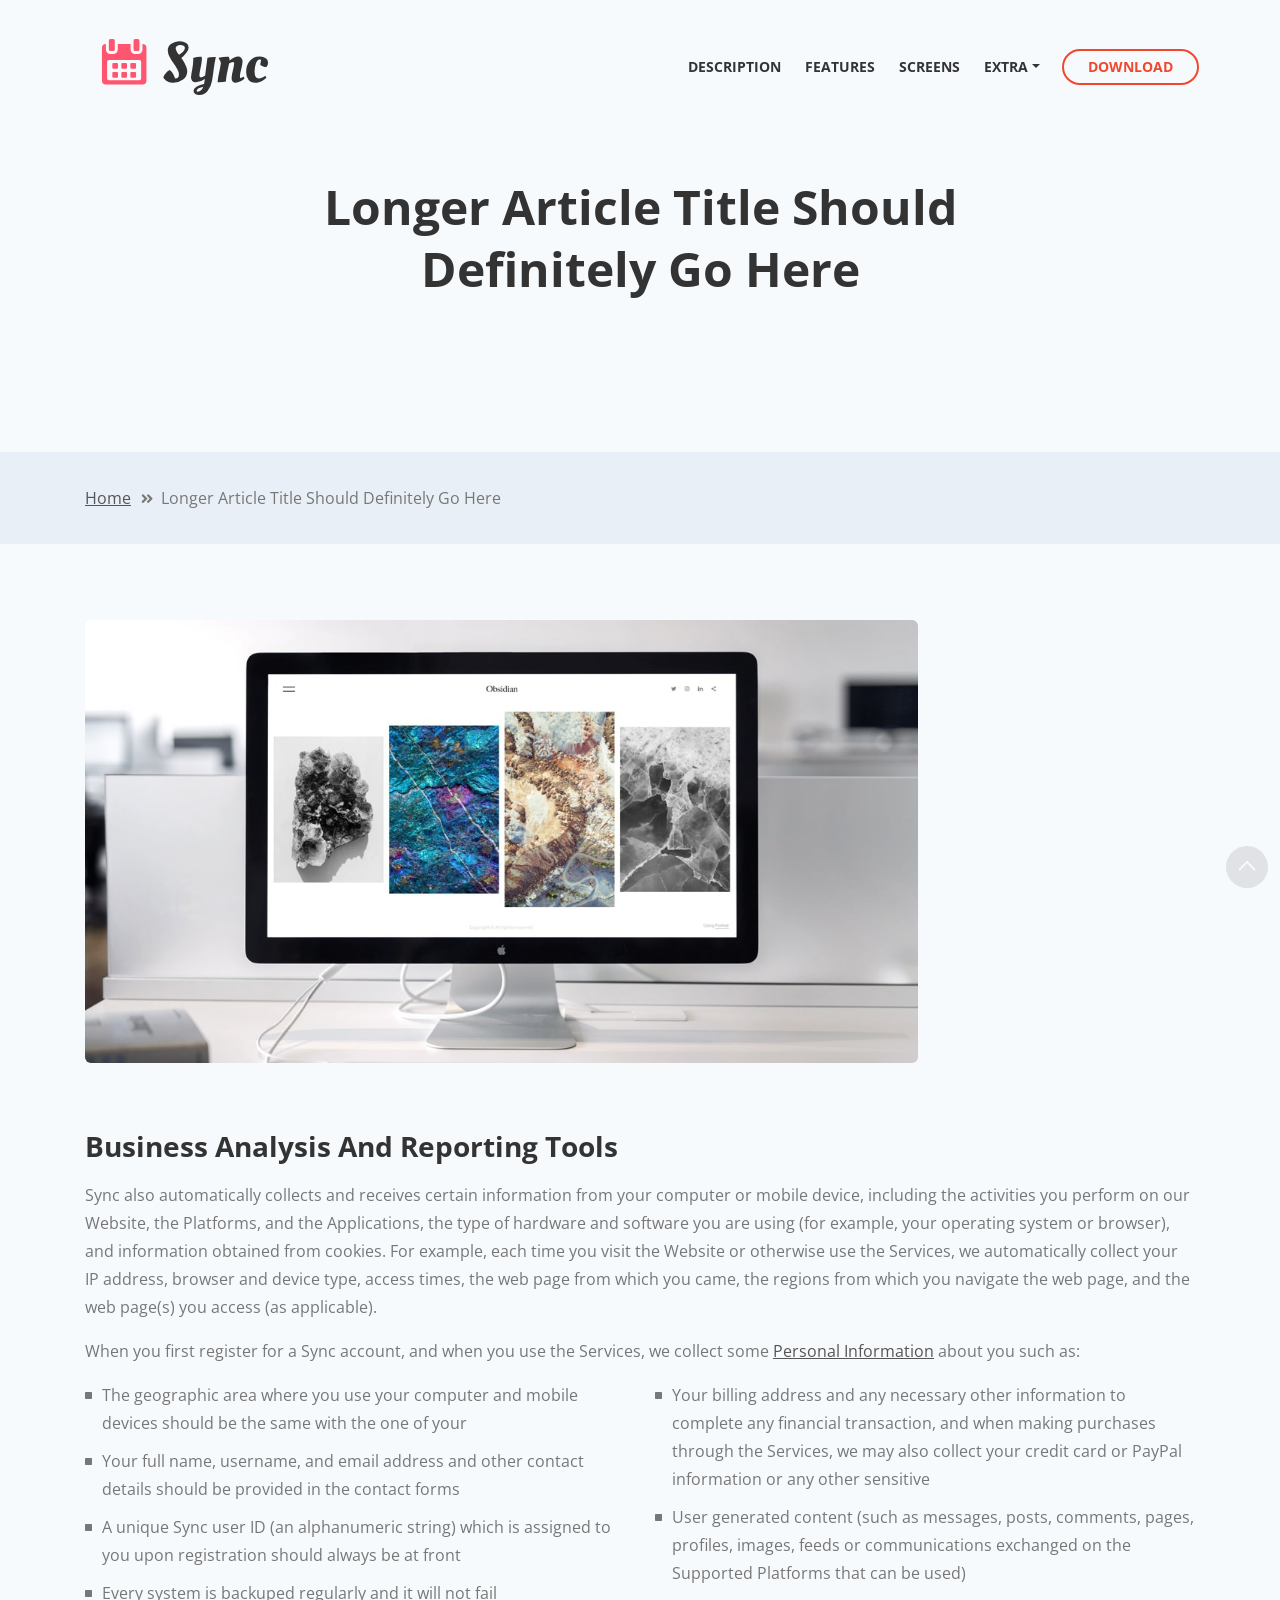
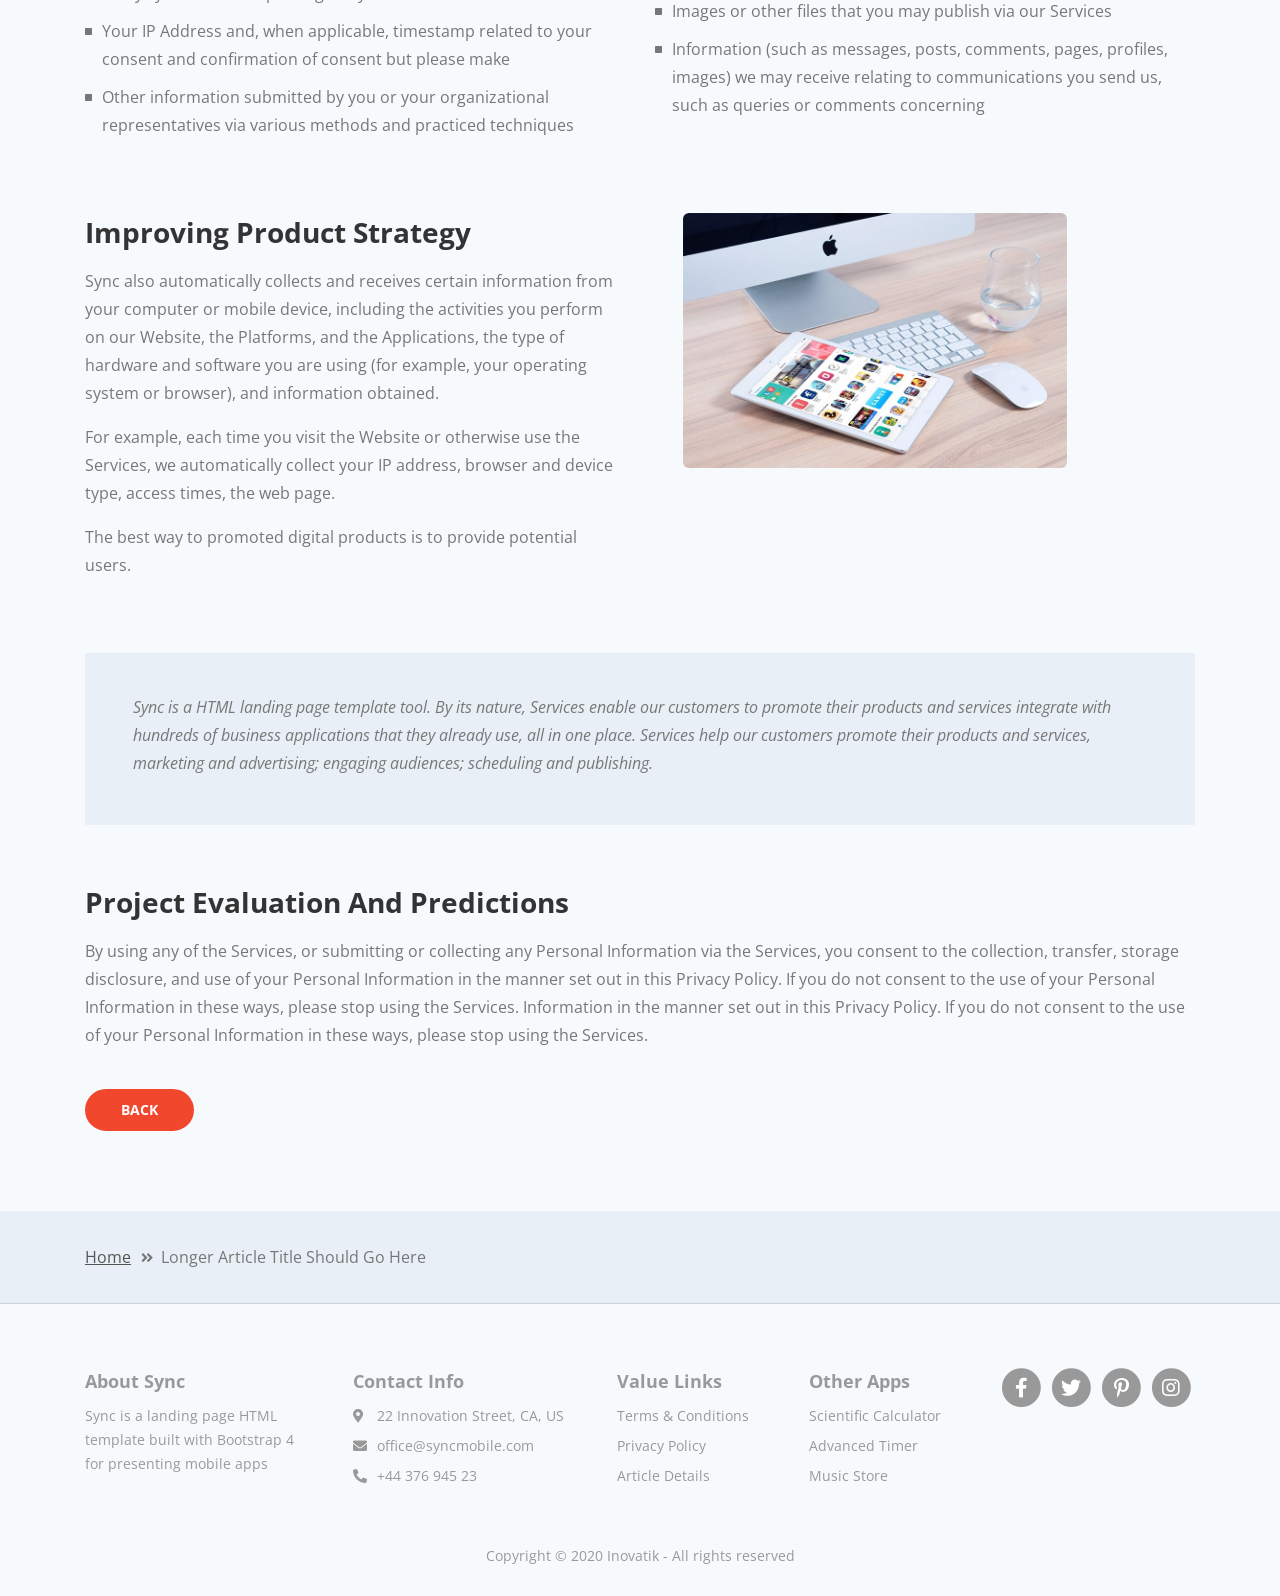
<file: article-details.html>
<!DOCTYPE html>
<html lang="en">
<head>
    <meta charset="utf-8">
    <meta name="viewport" content="width=device-width, initial-scale=1, shrink-to-fit=no">
    
    <!-- SEO Meta Tags -->
    <meta name="description" content="Sync is a landing page HTML template built with Bootstrap 4 for presenting mobile apps to the online audience and for getting visitors to become users.">
    <meta name="author" content="Inovatik">

    <!-- OG Meta Tags to improve the way the post looks when you share the page on LinkedIn, Facebook, Google+ -->
	<meta property="og:site_name" content="" /> <!-- website name -->
	<meta property="og:site" content="" /> <!-- website link -->
	<meta property="og:title" content=""/> <!-- title shown in the actual shared post -->
	<meta property="og:description" content="" /> <!-- description shown in the actual shared post -->
	<meta property="og:image" content="" /> <!-- image link, make sure it's jpg -->
	<meta property="og:url" content="" /> <!-- where do you want your post to link to -->
	<meta property="og:type" content="article" />

    <!-- Webpage Title -->
    <title>Article Details - Sync</title>
    
    <!-- Styles -->
    <link href="https://fonts.googleapis.com/css?family=Open+Sans:400,400i,700&display=swap&subset=latin-ext" rel="stylesheet">
    <link href="css/bootstrap.css" rel="stylesheet">
    <link href="css/fontawesome-all.css" rel="stylesheet">
    <link href="css/swiper.css" rel="stylesheet">
	<link href="css/magnific-popup.css" rel="stylesheet">
    <link href="css/styles.css" rel="stylesheet">
	
	<!-- Favicon  -->
    <link rel="icon" href="images/favicon.png">
</head>
<body data-spy="scroll" data-target=".fixed-top">
    
    <!-- Preloader -->
	<div class="spinner-wrapper">
        <div class="spinner">
            <div class="bounce1"></div>
            <div class="bounce2"></div>
            <div class="bounce3"></div>
        </div>
    </div>
    <!-- end of preloader -->
    

    <!-- Navigation -->
    <nav class="navbar navbar-expand-lg navbar-dark navbar-custom fixed-top">
        <div class="container">
            <!-- Text Logo - Use this if you don't have a graphic logo -->
            <!-- <a class="navbar-brand logo-text page-scroll" href="index.html">Sync</a> -->

            <!-- Image Logo -->
            <a class="navbar-brand logo-image" href="index.html"><img src="images/logo.svg" alt="alternative"></a> 
            
            <!-- Mobile Menu Toggle Button -->
            <button class="navbar-toggler" type="button" data-toggle="collapse" data-target="#navbarsExampleDefault" aria-controls="navbarsExampleDefault" aria-expanded="false" aria-label="Toggle navigation">
                <span class="navbar-toggler-awesome fas fa-bars"></span>
                <span class="navbar-toggler-awesome fas fa-times"></span>
            </button>
            <!-- end of mobile menu toggle button -->

            <div class="collapse navbar-collapse" id="navbarsExampleDefault">
                <ul class="navbar-nav ml-auto">
                    <li class="nav-item">
                        <a class="nav-link page-scroll" href="index.html#description">DESCRIPTION <span class="sr-only">(current)</span></a>
                    </li>
                    <li class="nav-item">
                        <a class="nav-link page-scroll" href="index.html#features">FEATURES</a>
                    </li>
                    <li class="nav-item">
                        <a class="nav-link page-scroll" href="index.html#screens">SCREENS</a>
                    </li>

                    <!-- Dropdown Menu -->          
                    <li class="nav-item dropdown">
                        <a class="nav-link dropdown-toggle page-scroll" id="navbarDropdown" role="button" aria-haspopup="true" aria-expanded="false">EXTRA</a>
                        <div class="dropdown-menu" aria-labelledby="navbarDropdown">
                            <a class="dropdown-item" href="article-details.html"><span class="item-text">ARTICLE DETAILS</span></a>
                            <div class="dropdown-divider"></div>
                            <a class="dropdown-item" href="terms-conditions.html"><span class="item-text">TERMS CONDITIONS</span></a>
                            <div class="dropdown-divider"></div>
                            <a class="dropdown-item" href="privacy-policy.html"><span class="item-text">PRIVACY POLICY</span></a>
                        </div>
                    </li>
                    <!-- end of dropdown menu -->

                </ul>
                <span class="nav-item">
                    <a class="btn-outline-sm page-scroll" href="#download">DOWNLOAD</a>
                </span>
            </div>
        </div> <!-- end of container -->
    </nav> <!-- end of navbar -->
    <!-- end of navigation -->


    <!-- Header -->
    <header id="header" class="ex-header">
        <div class="container">
            <div class="row">
                <div class="col-md-12">
                    <h1>Longer Article Title Should Definitely Go Here</h1>
                </div> <!-- end of col -->
            </div> <!-- end of row -->
        </div> <!-- end of container -->
    </header> <!-- end of ex-header -->
    <!-- end of header -->


    <!-- Breadcrumbs -->
    <div class="ex-basic-1">
        <div class="container">
            <div class="row">
                <div class="col-lg-12">
                    <div class="breadcrumbs">
                        <a href="index.html">Home</a><i class="fa fa-angle-double-right"></i><span>Longer Article Title Should Definitely Go Here</span>
                    </div> <!-- end of breadcrumbs -->
                </div> <!-- end of col -->
            </div> <!-- end of row -->
        </div> <!-- end of container -->
    </div> <!-- end of ex-basic-1 -->
    <!-- end of breadcrumbs -->


    <!-- Privacy Content -->
    <div class="ex-basic-2">
        <div class="container">
            <div class="row">
                <div class="col-lg-12">
                    <div class="image-container-large">
                        <img class="img-fluid" src="images/article-details-large.jpg" alt="alternative">
                    </div> <!-- end of image-container-large -->
                    <div class="text-container">
                        <h3>Business Analysis And Reporting Tools</h3>
                        <p>Sync also automatically collects and receives certain information from your computer or mobile device, including the activities you perform on our Website, the Platforms, and the Applications, the type of hardware and software you are using (for example, your operating system or browser), and information obtained from cookies. For example, each time you visit the Website or otherwise use the Services, we automatically collect your IP address, browser and device type, access times, the web page from which you came, the regions from which you navigate the web page, and the web page(s) you access (as applicable).</p>
                        <p>When you first register for a Sync account, and when you use the Services, we collect some <a href="#your-link">Personal Information</a> about you such as:</p>
                        <div class="row">
                            <div class="col-md-6">
                                <ul class="list-unstyled li-space-lg">
                                    <li class="media">
                                        <i class="fas fa-square"></i>
                                        <div class="media-body">The geographic area where you use your computer and mobile devices should be the same with the one of your</div>
                                    </li>
                                    <li class="media">
                                        <i class="fas fa-square"></i>
                                        <div class="media-body">Your full name, username, and email address and other contact details should be provided in the contact forms</div>
                                    </li>
                                    <li class="media">
                                        <i class="fas fa-square"></i>
                                        <div class="media-body">A unique Sync user ID (an alphanumeric string) which is assigned to you upon registration should always be at front</div>
                                    </li>
                                    <li class="media">
                                        <i class="fas fa-square"></i>
                                        <div class="media-body">Every system is backuped regularly and it will not fail</div>
                                    </li>
                                    <li class="media">
                                        <i class="fas fa-square"></i>
                                        <div class="media-body">Your IP Address and, when applicable, timestamp related to your consent and confirmation of consent but please make</div>
                                    </li>
                                    <li class="media">
                                        <i class="fas fa-square"></i>
                                        <div class="media-body">Other information submitted by you or your organizational representatives via various methods and practiced techniques</div>
                                    </li>
                                </ul>
                            </div> <!-- end of col -->

                            <div class="col-md-6">
                                <ul class="list-unstyled li-space-lg">
                                    <li class="media">
                                        <i class="fas fa-square"></i>
                                        <div class="media-body">Your billing address and any necessary other information to complete any financial transaction, and when making purchases through the Services, we may also collect your credit card or PayPal information or any other sensitive</div>
                                    </li>
                                    <li class="media">
                                        <i class="fas fa-square"></i>
                                        <div class="media-body">User generated content (such as messages, posts, comments, pages, profiles, images, feeds or communications exchanged on the Supported Platforms that can be used)</div>
                                    </li>
                                    <li class="media">
                                        <i class="fas fa-square"></i>
                                        <div class="media-body">Images or other files that you may publish via our Services</div>
                                    </li>
                                    <li class="media">
                                        <i class="fas fa-square"></i>
                                        <div class="media-body">Information (such as messages, posts, comments, pages, profiles, images) we may receive relating to communications you send us, such as queries or comments concerning</div>
                                    </li>
                                </ul>
                            </div> <!-- end of col -->
                        </div> <!-- end of row -->
                    </div> <!-- end of text-container-->
                    
                    <div class="text-container">
                        <div class="row">
                            <div class="col-md-6">
                                <h3>Improving Product Strategy</h3>
                                <p>Sync also automatically collects and receives certain information from your computer or mobile device, including the activities you perform on our Website, the Platforms, and the Applications, the type of hardware and software you are using (for example, your operating system or browser), and information obtained.</p>
                                <p>For example, each time you visit the Website or otherwise use the Services, we automatically collect your IP address, browser and device type, access times, the web page.</p>
                                <p>The best way to promoted digital products is to provide potential users.</p>
                            </div> <!-- end of col -->
                            <div class="col-md-6">
                                <div class="image-container-small">
                                    <img class="img-fluid" src="images/article-details-small.jpg" alt="alternative">
                                </div> <!-- end of image-container-small -->
                            </div> <!-- end of col -->
                        </div> <!-- end of row -->
                    </div> <!-- end of text-container -->

                    <div class="text-container dark">
                        <p class="testimonial-text">Sync is a HTML landing page template tool. By its nature, Services enable our customers to promote their products and services integrate with hundreds of business applications that they already use, all in one place. Services help our customers promote their products and services, marketing and advertising; engaging audiences; scheduling and publishing.</p>
                    </div> <!-- end of text container -->

                    <div class="text-container last">
                        <h3>Project Evaluation And Predictions</h3>
					    <p>By using any of the Services, or submitting or collecting any Personal Information via the Services, you consent to the collection, transfer, storage disclosure, and use of your Personal Information in the manner set out in this Privacy Policy. If you do not consent to the use of your Personal Information in these ways, please stop using the Services. Information in the manner set out in this Privacy Policy. If you do not consent to the use of your Personal Information in these ways, please stop using the Services.</p>
                    </div> <!-- end of text-container -->
                    <a class="btn-solid-reg" href="index.html">BACK</a>
                </div> <!-- end of col-->
            </div> <!-- end of row -->
        </div> <!-- end of container -->
    </div> <!-- end of ex-basic-2 -->
    <!-- end of privacy content -->


    <!-- Breadcrumbs -->
    <div class="ex-basic-1">
        <div class="container">
            <div class="row">
                <div class="col-lg-12">
                    <div class="breadcrumbs">
                        <a href="index.html">Home</a><i class="fa fa-angle-double-right"></i><span>Longer Article Title Should Go Here</span>
                    </div> <!-- end of breadcrumbs -->
                </div> <!-- end of col -->
            </div> <!-- end of row -->
        </div> <!-- end of container -->
    </div> <!-- end of ex-basic-1 -->
    <!-- end of breadcrumbs -->

    
    <!-- Footer -->
    <div class="footer">
        <div class="container">
            <div class="row">
                <div class="col-lg-12">
                    <div class="footer-col first">
                        <h5>About Sync</h5>
                        <p class="p-small">Sync is a landing page HTML template built with Bootstrap 4 for presenting mobile apps</p>
                    </div> <!-- end of footer-col -->
                    <div class="footer-col second">
                        <h5>Contact Info</h5>
                        <ul class="list-unstyled li-space-lg p-small">
                            <li class="media">
                                <i class="fas fa-map-marker-alt"></i>
                                <div class="media-body">22 Innovation Street, CA, US</div>
                            </li>
                            <li class="media">
                                <i class="fas fa-envelope"></i>
                                <div class="media-body"><a href="#your-link">office@syncmobile.com</a></div>
                            </li>
                            <li class="media">
                                <i class="fas fa-phone-alt"></i>
                                <div class="media-body"><a href="#your-link">+44 376 945 23</a></div>
                            </li>
                        </ul>
                    </div> <!-- end of footer-col -->
                    <div class="footer-col third">
                        <h5>Value Links</h5>
                        <ul class="list-unstyled li-space-lg p-small">
                            <li><a href="terms-conditions.html">Terms & Conditions</a></li>
                            <li><a href="privacy-policy.html">Privacy Policy</a></li>
                            <li><a href="article-details.html">Article Details</a></li>
                        </ul>
                    </div> <!-- end of footer-col -->
                    <div class="footer-col fourth">
                        <h5>Other Apps</h5>
                        <ul class="list-unstyled li-space-lg p-small">
                            <li><a href="#your-link">Scientific Calculator</a></li>
                            <li><a href="#your-link">Advanced Timer</a></li>
                            <li><a href="#your-link">Music Store</a></li>
                        </ul>
                    </div> <!-- end of footer-col -->
                    <div class="footer-col fifth">
                        <span class="fa-stack">
                            <a href="#your-link">
                                <i class="fas fa-circle fa-stack-2x"></i>
                                <i class="fab fa-facebook-f fa-stack-1x"></i>
                            </a>
                        </span>
                        <span class="fa-stack">
                            <a href="#your-link">
                                <i class="fas fa-circle fa-stack-2x"></i>
                                <i class="fab fa-twitter fa-stack-1x"></i>
                            </a>
                        </span>
                        <span class="fa-stack">
                            <a href="#your-link">
                                <i class="fas fa-circle fa-stack-2x"></i>
                                <i class="fab fa-pinterest-p fa-stack-1x"></i>
                            </a>
                        </span>
                        <span class="fa-stack">
                            <a href="#your-link">
                                <i class="fas fa-circle fa-stack-2x"></i>
                                <i class="fab fa-instagram fa-stack-1x"></i>
                            </a>
                        </span>
                    </div> <!-- end of footer-col -->
                </div> <!-- end of col -->
            </div> <!-- end of row -->
        </div> <!-- end of container -->
    </div> <!-- end of footer -->  
    <!-- end of footer -->


    <!-- Copyright -->
    <div class="copyright">
        <div class="container">
            <div class="row">
                <div class="col-lg-12">
                    <p class="p-small">Copyright © 2020 <a href="https://inovatik.com">Inovatik</a> - All rights reserved</p>
                </div> <!-- end of col -->
            </div> <!-- enf of row -->
        </div> <!-- end of container -->
    </div> <!-- end of copyright --> 
    <!-- end of copyright -->
    
        
    <!-- Scripts -->
    <script src="js/jquery.min.js"></script> <!-- jQuery for Bootstrap's JavaScript plugins -->
    <script src="js/popper.min.js"></script> <!-- Popper tooltip library for Bootstrap -->
    <script src="js/bootstrap.min.js"></script> <!-- Bootstrap framework -->
    <script src="js/jquery.easing.min.js"></script> <!-- jQuery Easing for smooth scrolling between anchors -->
    <script src="js/swiper.min.js"></script> <!-- Swiper for image and text sliders -->
    <script src="js/jquery.magnific-popup.js"></script> <!-- Magnific Popup for lightboxes -->
    <script src="js/validator.min.js"></script> <!-- Validator.js - Bootstrap plugin that validates forms -->
    <script src="js/scripts.js"></script> <!-- Custom scripts -->
</body>
</html>
</file>
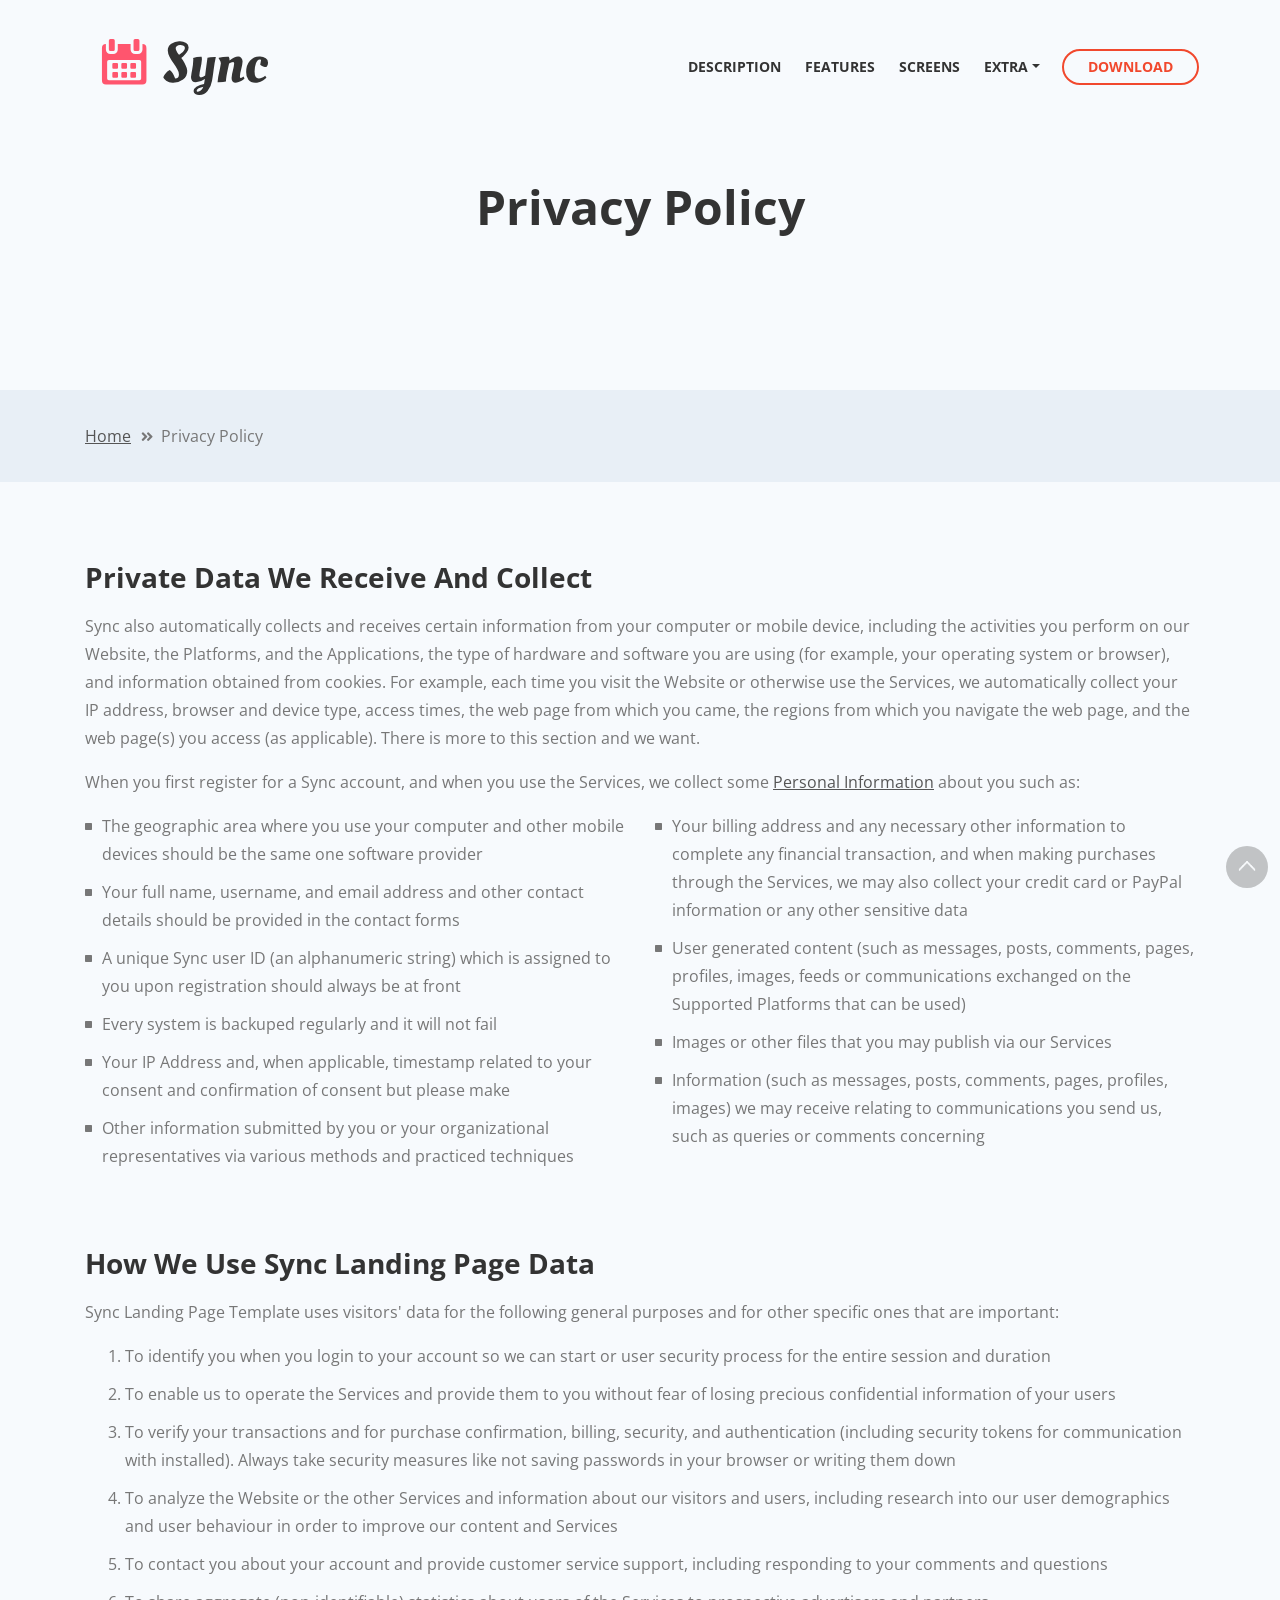
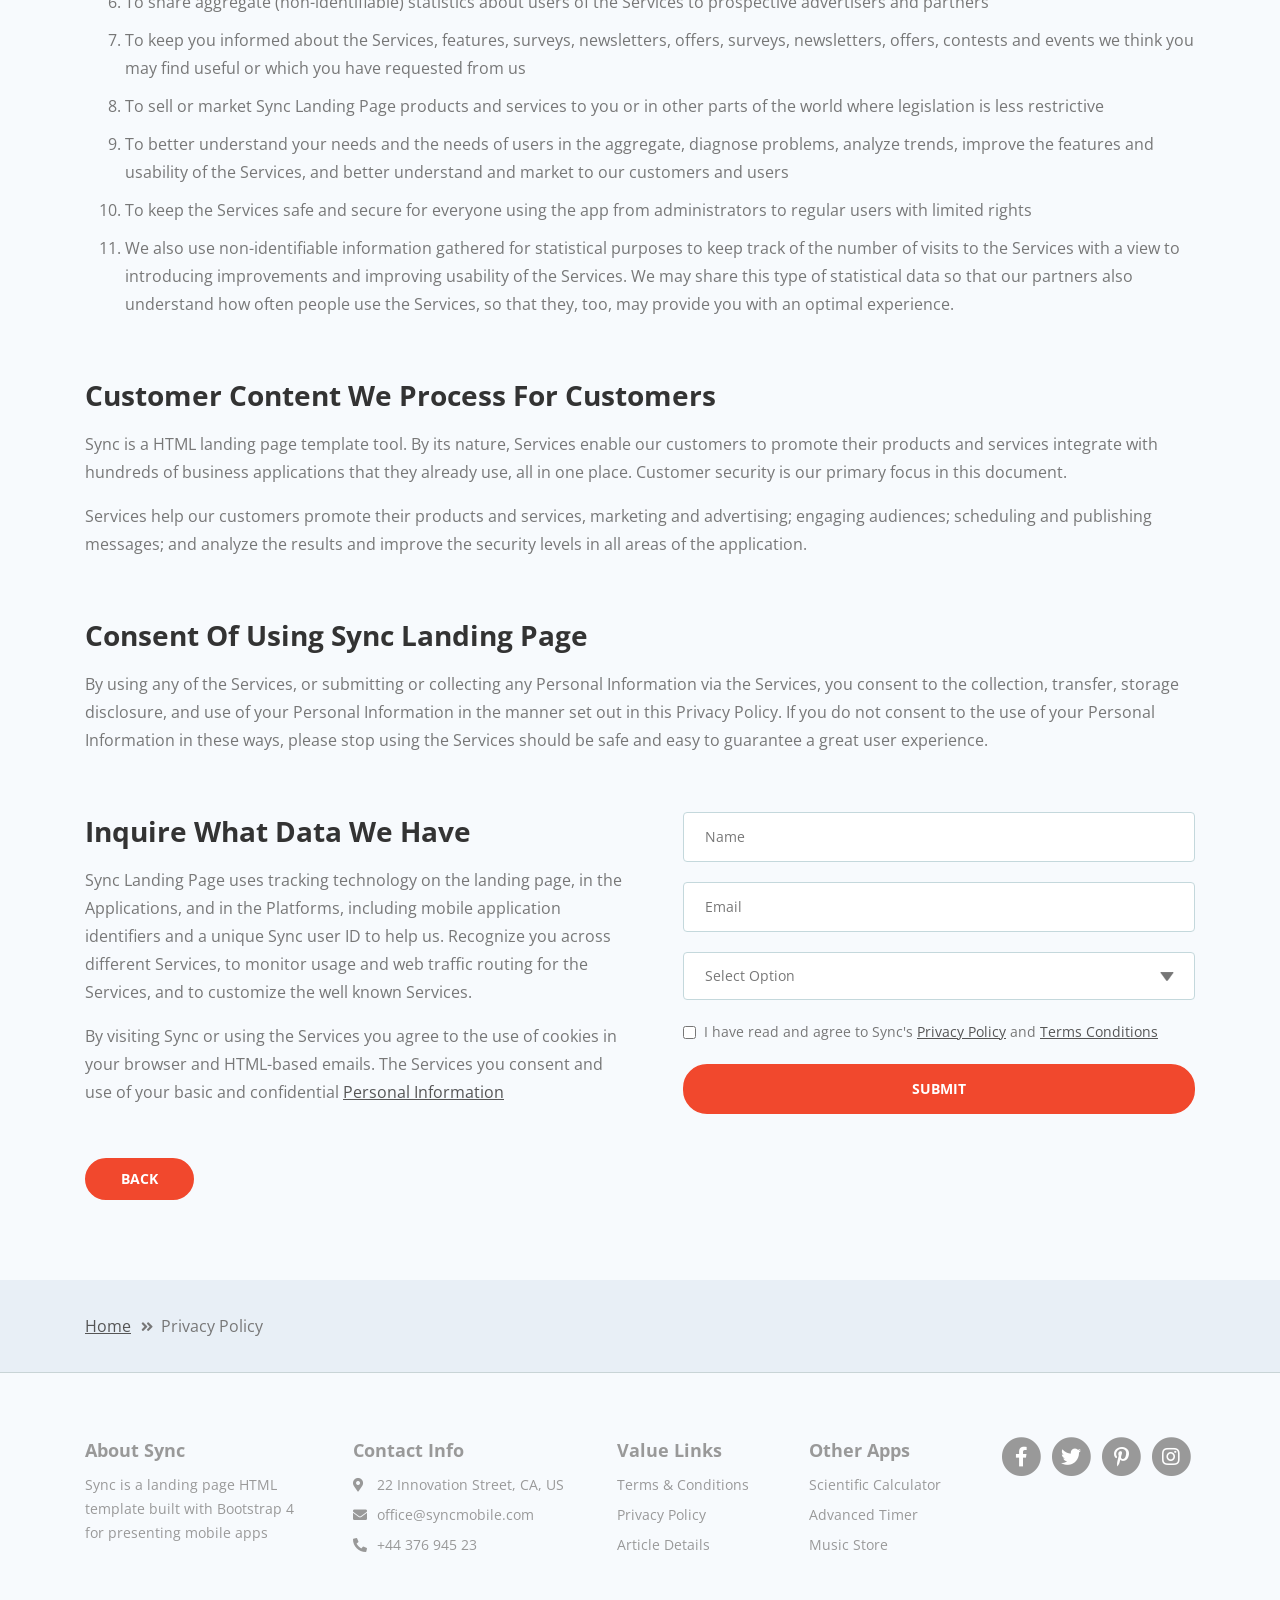
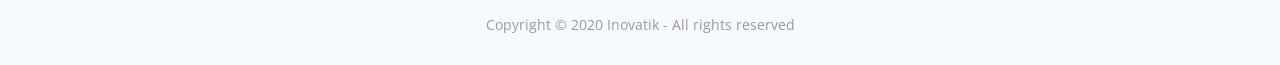
<file: privacy-policy.html>
<!DOCTYPE html>
<html lang="en">
<head>
    <meta charset="utf-8">
    <meta name="viewport" content="width=device-width, initial-scale=1, shrink-to-fit=no">
    
    <!-- SEO Meta Tags -->
    <meta name="description" content="Sync is a landing page HTML template built with Bootstrap 4 for presenting mobile apps to the online audience and for getting visitors to become users.">
    <meta name="author" content="Inovatik">

    <!-- OG Meta Tags to improve the way the post looks when you share the page on LinkedIn, Facebook, Google+ -->
	<meta property="og:site_name" content="" /> <!-- website name -->
	<meta property="og:site" content="" /> <!-- website link -->
	<meta property="og:title" content=""/> <!-- title shown in the actual shared post -->
	<meta property="og:description" content="" /> <!-- description shown in the actual shared post -->
	<meta property="og:image" content="" /> <!-- image link, make sure it's jpg -->
	<meta property="og:url" content="" /> <!-- where do you want your post to link to -->
	<meta property="og:type" content="article" />

    <!-- Webpage Title -->
    <title>Privacy Policy - Sync</title>
    
    <!-- Styles -->
    <link href="https://fonts.googleapis.com/css?family=Open+Sans:400,400i,700&display=swap&subset=latin-ext" rel="stylesheet">
    <link href="css/bootstrap.css" rel="stylesheet">
    <link href="css/fontawesome-all.css" rel="stylesheet">
    <link href="css/swiper.css" rel="stylesheet">
	<link href="css/magnific-popup.css" rel="stylesheet">
	<link href="css/styles.css" rel="stylesheet">
	
	<!-- Favicon  -->
    <link rel="icon" href="images/favicon.png">
</head>
<body data-spy="scroll" data-target=".fixed-top">
    
    <!-- Preloader -->
	<div class="spinner-wrapper">
        <div class="spinner">
            <div class="bounce1"></div>
            <div class="bounce2"></div>
            <div class="bounce3"></div>
        </div>
    </div>
    <!-- end of preloader -->
    

    <!-- Navigation -->
    <nav class="navbar navbar-expand-lg navbar-dark navbar-custom fixed-top">
        <div class="container">
            <!-- Text Logo - Use this if you don't have a graphic logo -->
            <!-- <a class="navbar-brand logo-text page-scroll" href="index.html">Sync</a> -->

            <!-- Image Logo -->
            <a class="navbar-brand logo-image" href="index.html"><img src="images/logo.svg" alt="alternative"></a> 
            
            <!-- Mobile Menu Toggle Button -->
            <button class="navbar-toggler" type="button" data-toggle="collapse" data-target="#navbarsExampleDefault" aria-controls="navbarsExampleDefault" aria-expanded="false" aria-label="Toggle navigation">
                <span class="navbar-toggler-awesome fas fa-bars"></span>
                <span class="navbar-toggler-awesome fas fa-times"></span>
            </button>
            <!-- end of mobile menu toggle button -->

            <div class="collapse navbar-collapse" id="navbarsExampleDefault">
                <ul class="navbar-nav ml-auto">
                    <li class="nav-item">
                        <a class="nav-link page-scroll" href="index.html#description">DESCRIPTION <span class="sr-only">(current)</span></a>
                    </li>
                    <li class="nav-item">
                        <a class="nav-link page-scroll" href="index.html#features">FEATURES</a>
                    </li>
                    <li class="nav-item">
                        <a class="nav-link page-scroll" href="index.html#screens">SCREENS</a>
                    </li>

                    <!-- Dropdown Menu -->          
                    <li class="nav-item dropdown">
                        <a class="nav-link dropdown-toggle page-scroll" id="navbarDropdown" role="button" aria-haspopup="true" aria-expanded="false">EXTRA</a>
                        <div class="dropdown-menu" aria-labelledby="navbarDropdown">
                            <a class="dropdown-item" href="article-details.html"><span class="item-text">ARTICLE DETAILS</span></a>
                            <div class="dropdown-divider"></div>
                            <a class="dropdown-item" href="terms-conditions.html"><span class="item-text">TERMS CONDITIONS</span></a>
                            <div class="dropdown-divider"></div>
                            <a class="dropdown-item" href="privacy-policy.html"><span class="item-text">PRIVACY POLICY</span></a>
                        </div>
                    </li>
                    <!-- end of dropdown menu -->

                </ul>
                <span class="nav-item">
                    <a class="btn-outline-sm page-scroll" href="#download">DOWNLOAD</a>
                </span>
            </div>
        </div> <!-- end of container -->
    </nav> <!-- end of navbar -->
    <!-- end of navigation -->


    <!-- Header -->
    <header id="header" class="ex-header">
        <div class="container">
            <div class="row">
                <div class="col-md-12">
                    <h1>Privacy Policy</h1>
                </div> <!-- end of col -->
            </div> <!-- end of row -->
        </div> <!-- end of container -->
    </header> <!-- end of ex-header -->
    <!-- end of header -->


    <!-- Breadcrumbs -->
    <div class="ex-basic-1">
        <div class="container">
            <div class="row">
                <div class="col-lg-12">
                    <div class="breadcrumbs">
                        <a href="index.html">Home</a><i class="fa fa-angle-double-right"></i><span>Privacy Policy</span>
                    </div> <!-- end of breadcrumbs -->
                </div> <!-- end of col -->
            </div> <!-- end of row -->
        </div> <!-- end of container -->
    </div> <!-- end of ex-basic-1 -->
    <!-- end of breadcrumbs -->


    <!-- Privacy Content -->
    <div class="ex-basic-2">
        <div class="container">
            <div class="row">
                <div class="col-lg-12">
                    <div class="text-container">
                        <h3>Private Data We Receive And Collect</h3>
                        <p>Sync also automatically collects and receives certain information from your computer or mobile device, including the activities you perform on our Website, the Platforms, and the Applications, the type of hardware and software you are using (for example, your operating system or browser), and information obtained from cookies. For example, each time you visit the Website or otherwise use the Services, we automatically collect your IP address, browser and device type, access times, the web page from which you came, the regions from which you navigate the web page, and the web page(s) you access (as applicable). There is more to this section and we want.</p>
                        <p>When you first register for a Sync account, and when you use the Services, we collect some <a href="#your-link">Personal Information</a> about you such as:</p>
                        <div class="row">
                            <div class="col-md-6">
                                <ul class="list-unstyled li-space-lg">
                                    <li class="media">
                                        <i class="fas fa-square"></i>
                                        <div class="media-body">The geographic area where you use your computer and other mobile devices should be the same one software provider</div>
                                    </li>
                                    <li class="media">
                                        <i class="fas fa-square"></i>
                                        <div class="media-body">Your full name, username, and email address and other contact details should be provided in the contact forms</div>
                                    </li>
                                    <li class="media">
                                        <i class="fas fa-square"></i>
                                        <div class="media-body">A unique Sync user ID (an alphanumeric string) which is assigned to you upon registration should always be at front</div>
                                    </li>
                                    <li class="media">
                                        <i class="fas fa-square"></i>
                                        <div class="media-body">Every system is backuped regularly and it will not fail</div>
                                    </li>
                                    <li class="media">
                                        <i class="fas fa-square"></i>
                                        <div class="media-body">Your IP Address and, when applicable, timestamp related to your consent and confirmation of consent but please make</div>
                                    </li>
                                    <li class="media">
                                        <i class="fas fa-square"></i>
                                        <div class="media-body">Other information submitted by you or your organizational representatives via various methods and practiced techniques</div>
                                    </li>
                                </ul>
                            </div> <!-- end of col -->

                            <div class="col-md-6">
                                <ul class="list-unstyled li-space-lg">
                                    <li class="media">
                                        <i class="fas fa-square"></i>
                                        <div class="media-body">Your billing address and any necessary other information to complete any financial transaction, and when making purchases through the Services, we may also collect your credit card or PayPal information or any other sensitive data</div>
                                    </li>
                                    <li class="media">
                                        <i class="fas fa-square"></i>
                                        <div class="media-body">User generated content (such as messages, posts, comments, pages, profiles, images, feeds or communications exchanged on the Supported Platforms that can be used)</div>
                                    </li>
                                    <li class="media">
                                        <i class="fas fa-square"></i>
                                        <div class="media-body">Images or other files that you may publish via our Services</div>
                                    </li>
                                    <li class="media">
                                        <i class="fas fa-square"></i>
                                        <div class="media-body">Information (such as messages, posts, comments, pages, profiles, images) we may receive relating to communications you send us, such as queries or comments concerning</div>
                                    </li>
                                </ul>
                            </div> <!-- end of col -->
                        </div> <!-- end of row -->
                    </div> <!-- end of text-container-->
                    
                    <div class="text-container">
                        <h3>How We Use Sync Landing Page Data</h3>
                        <p>Sync Landing Page Template uses visitors' data for the following general purposes and for other specific ones that are important:</p>
                        <ol class="li-space-lg">
                            <li>To identify you when you login to your account so we can start or user security process for the entire session and duration</li>
                            <li>To enable us to operate the Services and provide them to you without fear of losing precious confidential information of your users</li>
                            <li>To verify your transactions and for purchase confirmation, billing, security, and authentication (including security tokens for communication with installed). Always take security measures like not saving passwords in your browser or writing them down</li>
                            <li>To analyze the Website or the other Services and information about our visitors and users, including research into our user demographics and user behaviour in order to improve our content and Services</li>
                            <li>To contact you about your account and provide customer service support, including responding to your comments and questions</li>
                            <li>To share aggregate (non-identifiable) statistics about users of the Services to prospective advertisers and partners</li>
                            <li>To keep you informed about the Services, features, surveys, newsletters, offers, surveys, newsletters, offers, contests and events we think you may find useful or which you have requested from us</li>
                            <li>To sell or market Sync Landing Page products and services to you or in other parts of the world where legislation is less restrictive</li>
                            <li>To better understand your needs and the needs of users in the aggregate, diagnose problems, analyze trends, improve the features and usability of the Services, and better understand and market to our customers and users</li>
                            <li>To keep the Services safe and secure for everyone using the app from administrators to regular users with limited rights</li>
                            <li>We also use non-identifiable information gathered for statistical purposes to keep track of the number of visits to the Services with a view to introducing improvements and improving usability of the Services. We may share this type of statistical data so that our partners also understand how often people use the Services, so that they, too, may provide you with an optimal experience.</li>
                        </ol>
                    </div> <!-- end of text-container -->

                    <div class="text-container">
                        <h3>Customer Content We Process For Customers</h3>
                        <p>Sync is a HTML landing page template tool. By its nature, Services enable our customers to promote their products and services integrate with hundreds of business applications that they already use, all in one place. Customer security is our primary focus in this document.</p>
                        <p>Services help our customers promote their products and services, marketing and advertising; engaging audiences; scheduling and publishing messages; and analyze the results and improve the security levels in all areas of the application.</p>
                    </div> <!-- end of text container -->

                    <div class="text-container">
                        <h3>Consent Of Using Sync Landing Page</h3>
					    <p>By using any of the Services, or submitting or collecting any Personal Information via the Services, you consent to the collection, transfer, storage disclosure, and use of your Personal Information in the manner set out in this Privacy Policy. If you do not consent to the use of your Personal Information in these ways, please stop using the Services should be safe and easy to guarantee a great user experience.</p>
                    </div> <!-- end of text-container -->
                                       
                    <div class="row">
                        <div class="col-md-6">
                            <div class="text-container last">
                                <h3>Inquire What Data We Have</h3>
                                <p>Sync Landing Page uses tracking technology on the landing page, in the Applications, and in the Platforms, including mobile application identifiers and a unique Sync user ID to help us. Recognize you across different Services, to monitor usage and web traffic routing for the Services, and to customize the well known Services.</p>
                                <p>By visiting Sync or using the Services you agree to the use of cookies in your browser and HTML-based emails. The Services you consent and use of your basic and confidential <a href="#your-link">Personal Information</a></p>
                            </div> <!-- end of text container -->
                        </div> <!-- end of col-->
                        <div class="col-md-6">

                            <!-- Privacy Form -->
                            <div class="form-container">
                                <form id="privacyForm" data-toggle="validator" data-focus="false">
                                    <div class="form-group">
                                        <input type="text" class="form-control-input" id="pname" required>
                                        <label class="label-control" for="pname">Name</label>
                                        <div class="help-block with-errors"></div>
                                    </div>
                                    <div class="form-group">
                                        <input type="email" class="form-control-input" id="pemail" required>
                                        <label class="label-control" for="pemail">Email</label>
                                        <div class="help-block with-errors"></div>
                                    </div>
                                    <div class="form-group">
                                        <select class="form-control-select" id="pselect" required>
                                            <option class="select-option" value="" disabled selected>Select Option</option>
                                            <option class="select-option" value="Delete data">Delete my data</option>
                                            <option class="select-option" value="Show me data">Show me my data</option>
                                        </select>
                                        <div class="help-block with-errors"></div>
                                    </div>
                                    <div class="form-group checkbox p-small">
                                        <input type="checkbox" id="pterms" value="Agreed-to-Terms" required>I have read and agree to Sync's <a href="privacy-policy.html">Privacy Policy</a> and <a href="terms-conditions.html">Terms Conditions</a>
                                        <div class="help-block with-errors"></div>
                                    </div>
                                    <div class="form-group">
                                        <button type="submit" class="form-control-submit-button">SUBMIT</button>
                                    </div>
                                    <div class="form-message">
                                        <div id="pmsgSubmit" class="h3 text-center hidden"></div>
                                    </div>
                                </form>
                            </div> <!-- end of form container -->
                            <!-- end of privacy form -->

                        </div> <!-- end of col--> 
                    </div> <!-- end of row -->
                    <a class="btn-solid-reg" href="index.html">BACK</a>
                </div> <!-- end of col-->
            </div> <!-- end of row -->
        </div> <!-- end of container -->
    </div> <!-- end of ex-basic-2 -->
    <!-- end of privacy content -->


    <!-- Breadcrumbs -->
    <div class="ex-basic-1">
        <div class="container">
            <div class="row">
                <div class="col-lg-12">
                    <div class="breadcrumbs">
                        <a href="index.html">Home</a><i class="fa fa-angle-double-right"></i><span>Privacy Policy</span>
                    </div> <!-- end of breadcrumbs -->
                </div> <!-- end of col -->
            </div> <!-- end of row -->
        </div> <!-- end of container -->
    </div> <!-- end of ex-basic-1 -->
    <!-- end of breadcrumbs -->

    
    <!-- Footer -->
    <div class="footer">
        <div class="container">
            <div class="row">
                <div class="col-lg-12">
                    <div class="footer-col first">
                        <h5>About Sync</h5>
                        <p class="p-small">Sync is a landing page HTML template built with Bootstrap 4 for presenting mobile apps</p>
                    </div> <!-- end of footer-col -->
                    <div class="footer-col second">
                        <h5>Contact Info</h5>
                        <ul class="list-unstyled li-space-lg p-small">
                            <li class="media">
                                <i class="fas fa-map-marker-alt"></i>
                                <div class="media-body">22 Innovation Street, CA, US</div>
                            </li>
                            <li class="media">
                                <i class="fas fa-envelope"></i>
                                <div class="media-body"><a href="#your-link">office@syncmobile.com</a></div>
                            </li>
                            <li class="media">
                                <i class="fas fa-phone-alt"></i>
                                <div class="media-body"><a href="#your-link">+44 376 945 23</a></div>
                            </li>
                        </ul>
                    </div> <!-- end of footer-col -->
                    <div class="footer-col third">
                        <h5>Value Links</h5>
                        <ul class="list-unstyled li-space-lg p-small">
                            <li><a href="terms-conditions.html">Terms & Conditions</a></li>
                            <li><a href="privacy-policy.html">Privacy Policy</a></li>
                            <li><a href="article-details.html">Article Details</a></li>
                        </ul>
                    </div> <!-- end of footer-col -->
                    <div class="footer-col fourth">
                        <h5>Other Apps</h5>
                        <ul class="list-unstyled li-space-lg p-small">
                            <li><a href="#your-link">Scientific Calculator</a></li>
                            <li><a href="#your-link">Advanced Timer</a></li>
                            <li><a href="#your-link">Music Store</a></li>
                        </ul>
                    </div> <!-- end of footer-col -->
                    <div class="footer-col fifth">
                        <span class="fa-stack">
                            <a href="#your-link">
                                <i class="fas fa-circle fa-stack-2x"></i>
                                <i class="fab fa-facebook-f fa-stack-1x"></i>
                            </a>
                        </span>
                        <span class="fa-stack">
                            <a href="#your-link">
                                <i class="fas fa-circle fa-stack-2x"></i>
                                <i class="fab fa-twitter fa-stack-1x"></i>
                            </a>
                        </span>
                        <span class="fa-stack">
                            <a href="#your-link">
                                <i class="fas fa-circle fa-stack-2x"></i>
                                <i class="fab fa-pinterest-p fa-stack-1x"></i>
                            </a>
                        </span>
                        <span class="fa-stack">
                            <a href="#your-link">
                                <i class="fas fa-circle fa-stack-2x"></i>
                                <i class="fab fa-instagram fa-stack-1x"></i>
                            </a>
                        </span>
                    </div> <!-- end of footer-col -->
                </div> <!-- end of col -->
            </div> <!-- end of row -->
        </div> <!-- end of container -->
    </div> <!-- end of footer -->  
    <!-- end of footer -->


    <!-- Copyright -->
    <div class="copyright">
        <div class="container">
            <div class="row">
                <div class="col-lg-12">
                    <p class="p-small">Copyright © 2020 <a href="https://inovatik.com">Inovatik</a> - All rights reserved</p>
                </div> <!-- end of col -->
            </div> <!-- enf of row -->
        </div> <!-- end of container -->
    </div> <!-- end of copyright --> 
    <!-- end of copyright -->
    
        
    <!-- Scripts -->
    <script src="js/jquery.min.js"></script> <!-- jQuery for Bootstrap's JavaScript plugins -->
    <script src="js/popper.min.js"></script> <!-- Popper tooltip library for Bootstrap -->
    <script src="js/bootstrap.min.js"></script> <!-- Bootstrap framework -->
    <script src="js/jquery.easing.min.js"></script> <!-- jQuery Easing for smooth scrolling between anchors -->
    <script src="js/swiper.min.js"></script> <!-- Swiper for image and text sliders -->
    <script src="js/jquery.magnific-popup.js"></script> <!-- Magnific Popup for lightboxes -->
    <script src="js/validator.min.js"></script> <!-- Validator.js - Bootstrap plugin that validates forms -->
    <script src="js/scripts.js"></script> <!-- Custom scripts -->
</body>
</html>
</file>
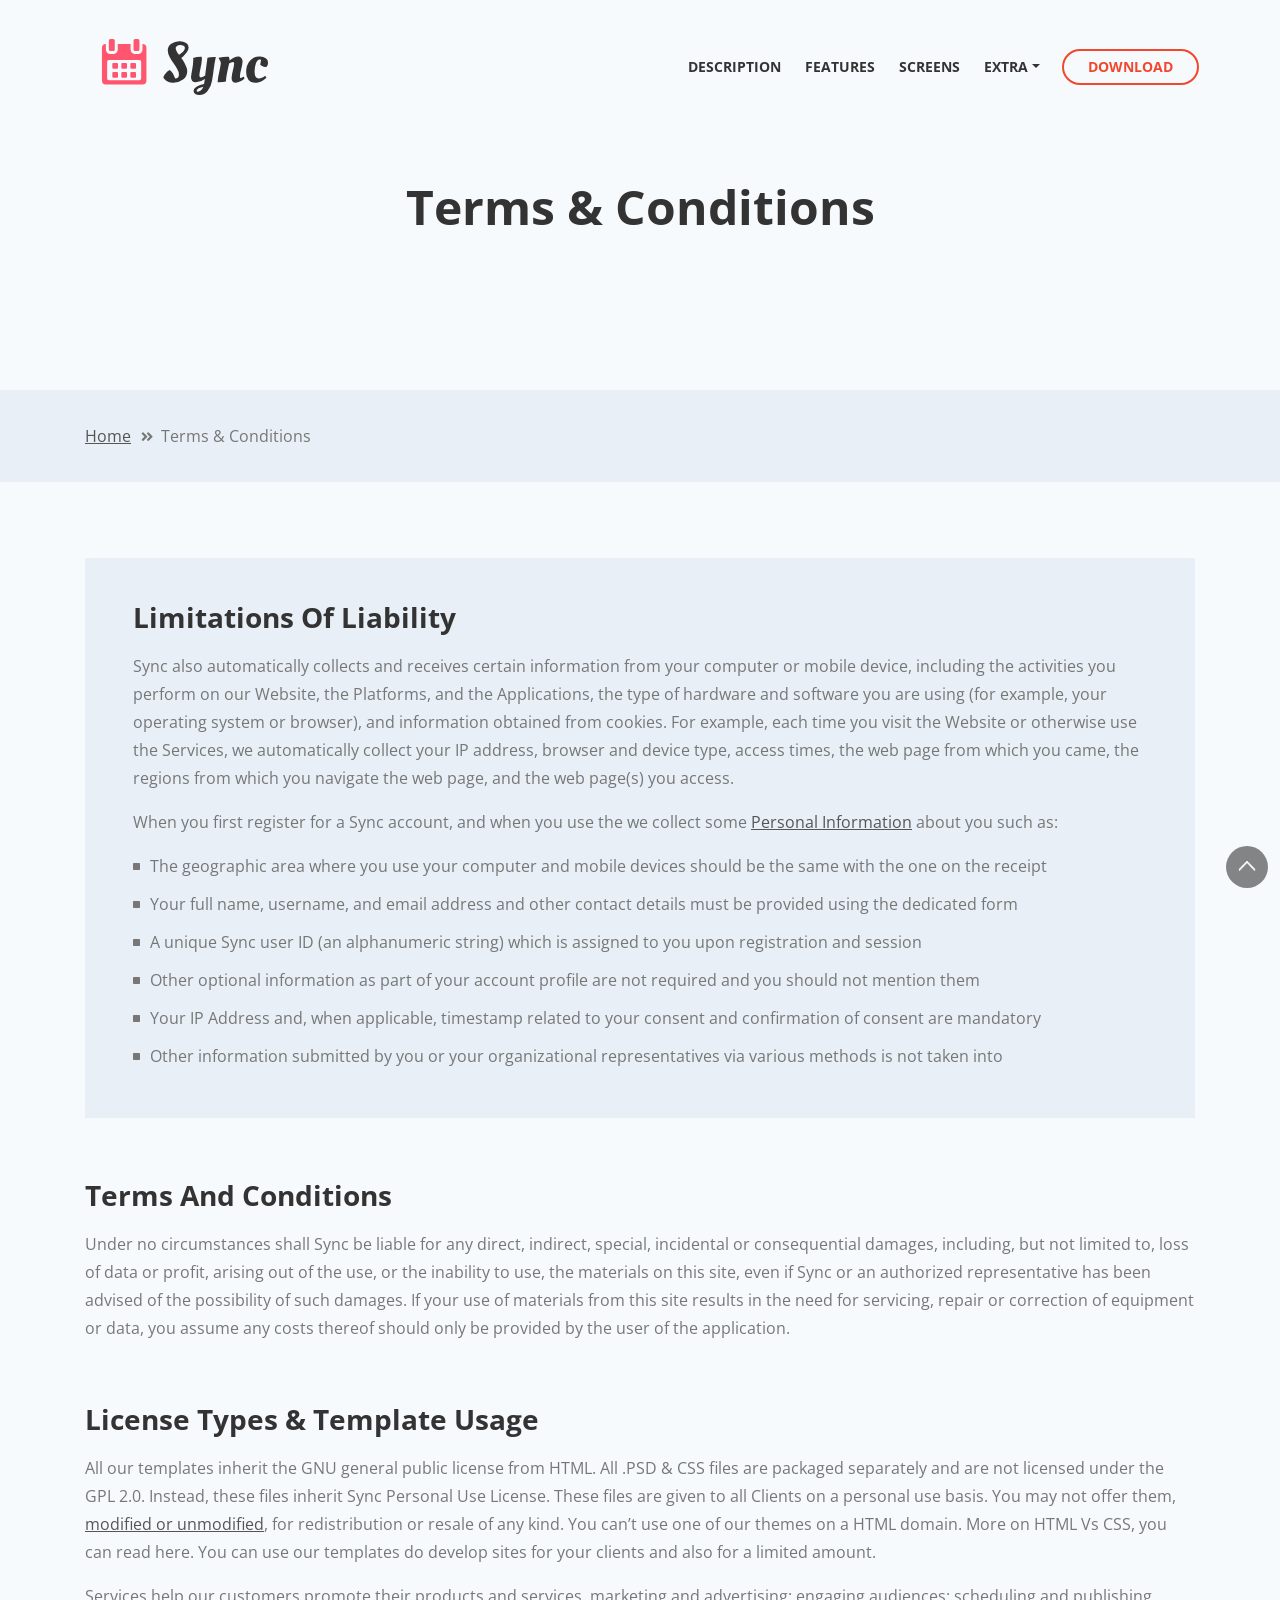
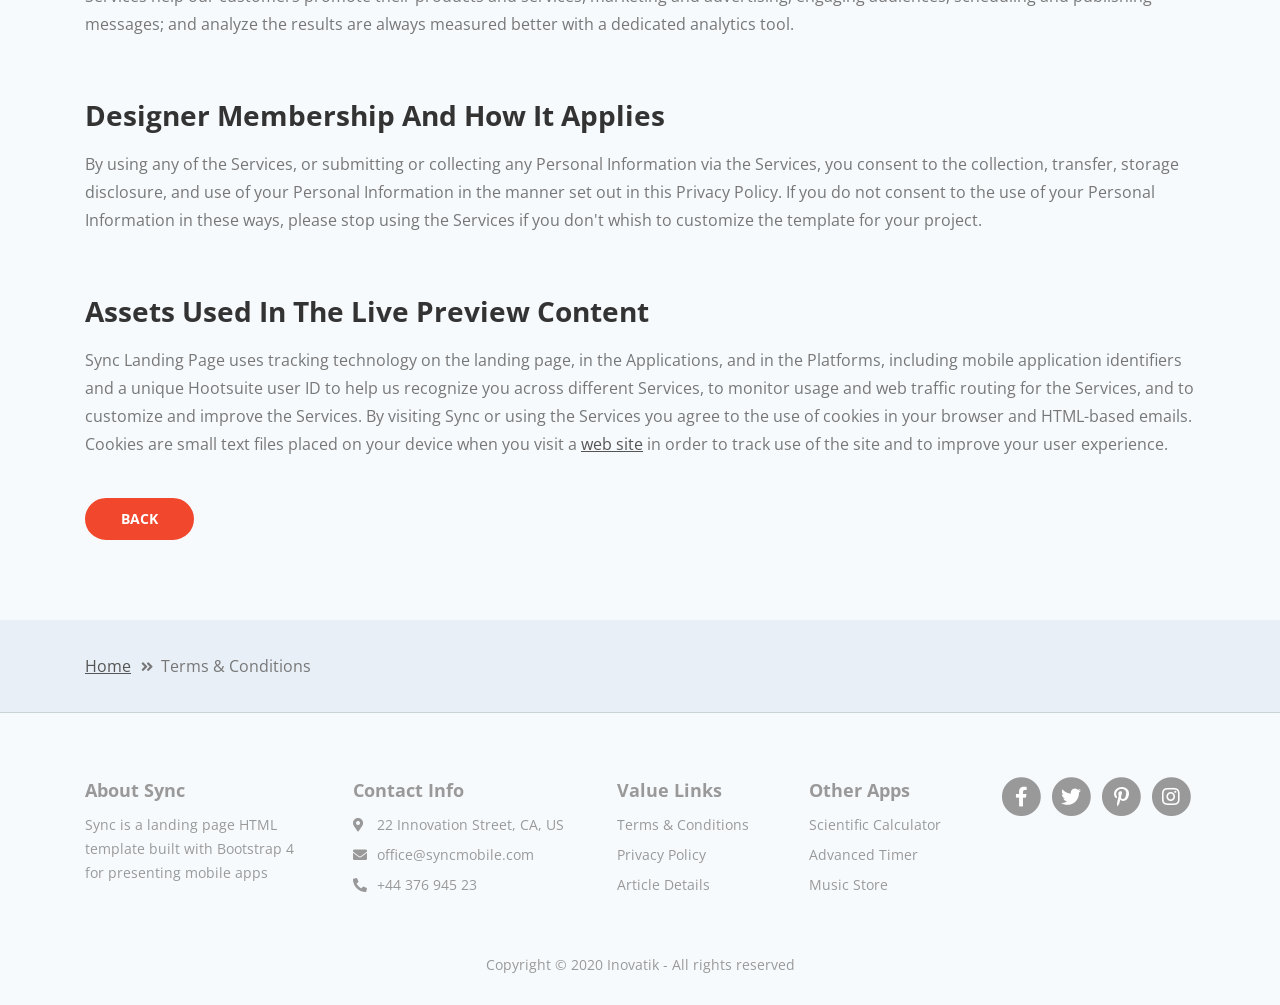
<file: terms-conditions.html>
<!DOCTYPE html>
<html lang="en">
<head>
    <meta charset="utf-8">
    <meta name="viewport" content="width=device-width, initial-scale=1, shrink-to-fit=no">
    
    <!-- SEO Meta Tags -->
    <meta name="description" content="Sync is a landing page HTML template built with Bootstrap 4 for presenting mobile apps to the online audience and for getting visitors to become users.">
    <meta name="author" content="Inovatik">

    <!-- OG Meta Tags to improve the way the post looks when you share the page on LinkedIn, Facebook, Google+ -->
	<meta property="og:site_name" content="" /> <!-- website name -->
	<meta property="og:site" content="" /> <!-- website link -->
	<meta property="og:title" content=""/> <!-- title shown in the actual shared post -->
	<meta property="og:description" content="" /> <!-- description shown in the actual shared post -->
	<meta property="og:image" content="" /> <!-- image link, make sure it's jpg -->
	<meta property="og:url" content="" /> <!-- where do you want your post to link to -->
	<meta property="og:type" content="article" />

    <!-- Webpage Title -->
    <title>Terms Conditions - Sync</title>
    
    <!-- Styles -->
    <link href="https://fonts.googleapis.com/css?family=Open+Sans:400,400i,700&display=swap&subset=latin-ext" rel="stylesheet">
    <link href="css/bootstrap.css" rel="stylesheet">
    <link href="css/fontawesome-all.css" rel="stylesheet">
    <link href="css/swiper.css" rel="stylesheet">
	<link href="css/magnific-popup.css" rel="stylesheet">
	<link href="css/styles.css" rel="stylesheet">
	
	<!-- Favicon  -->
    <link rel="icon" href="images/favicon.png">
</head>
<body data-spy="scroll" data-target=".fixed-top">
    
    <!-- Preloader -->
	<div class="spinner-wrapper">
        <div class="spinner">
            <div class="bounce1"></div>
            <div class="bounce2"></div>
            <div class="bounce3"></div>
        </div>
    </div>
    <!-- end of preloader -->
    

    <!-- Navigation -->
    <nav class="navbar navbar-expand-lg navbar-dark navbar-custom fixed-top">
        <div class="container">
            <!-- Text Logo - Use this if you don't have a graphic logo -->
            <!-- <a class="navbar-brand logo-text page-scroll" href="index.html">Sync</a> -->

            <!-- Image Logo -->
            <a class="navbar-brand logo-image" href="index.html"><img src="images/logo.svg" alt="alternative"></a> 
            
            <!-- Mobile Menu Toggle Button -->
            <button class="navbar-toggler" type="button" data-toggle="collapse" data-target="#navbarsExampleDefault" aria-controls="navbarsExampleDefault" aria-expanded="false" aria-label="Toggle navigation">
                <span class="navbar-toggler-awesome fas fa-bars"></span>
                <span class="navbar-toggler-awesome fas fa-times"></span>
            </button>
            <!-- end of mobile menu toggle button -->

            <div class="collapse navbar-collapse" id="navbarsExampleDefault">
                <ul class="navbar-nav ml-auto">
                    <li class="nav-item">
                        <a class="nav-link page-scroll" href="index.html#description">DESCRIPTION <span class="sr-only">(current)</span></a>
                    </li>
                    <li class="nav-item">
                        <a class="nav-link page-scroll" href="index.html#features">FEATURES</a>
                    </li>
                    <li class="nav-item">
                        <a class="nav-link page-scroll" href="index.html#screens">SCREENS</a>
                    </li>

                    <!-- Dropdown Menu -->          
                    <li class="nav-item dropdown">
                        <a class="nav-link dropdown-toggle page-scroll" id="navbarDropdown" role="button" aria-haspopup="true" aria-expanded="false">EXTRA</a>
                        <div class="dropdown-menu" aria-labelledby="navbarDropdown">
                            <a class="dropdown-item" href="article-details.html"><span class="item-text">ARTICLE DETAILS</span></a>
                            <div class="dropdown-divider"></div>
                            <a class="dropdown-item" href="terms-conditions.html"><span class="item-text">TERMS CONDITIONS</span></a>
                            <div class="dropdown-divider"></div>
                            <a class="dropdown-item" href="privacy-policy.html"><span class="item-text">PRIVACY POLICY</span></a>
                        </div>
                    </li>
                    <!-- end of dropdown menu -->

                </ul>
                <span class="nav-item">
                    <a class="btn-outline-sm page-scroll" href="#download">DOWNLOAD</a>
                </span>
            </div>
        </div> <!-- end of container -->
    </nav> <!-- end of navbar -->
    <!-- end of navigation -->


    <!-- Header -->
    <header id="header" class="ex-header">
        <div class="container">
            <div class="row">
                <div class="col-lg-12">
                    <h1>Terms & Conditions</h1>
                </div> <!-- end of col -->
            </div> <!-- end of row -->
        </div> <!-- end of container -->
    </header> <!-- end of ex-header -->
    <!-- end of header -->


    <!-- Breadcrumbs -->
    <div class="ex-basic-1">
        <div class="container">
            <div class="row">
                <div class="col-lg-12">
                    <div class="breadcrumbs">
                        <a href="index.html">Home</a><i class="fa fa-angle-double-right"></i><span>Terms & Conditions</span>
                    </div> <!-- end of breadcrumbs -->
                </div> <!-- end of col -->
            </div> <!-- end of row -->
        </div> <!-- end of container -->
    </div> <!-- end of ex-basic-1 -->
    <!-- end of breadcrumbs -->


    <!-- Terms Content -->
    <div class="ex-basic-2">
        <div class="container">
            <div class="row">
                <div class="col-lg-12">
                    <div class="text-container dark">
                        <h3>Limitations Of Liability</h3>
                        <p>Sync also automatically collects and receives certain information from your computer or mobile device, including the activities you perform on our Website, the Platforms, and the Applications, the type of hardware and software you are using (for example, your operating system or browser), and information obtained from cookies. For example, each time you visit the Website or otherwise use the Services, we automatically collect your IP address, browser and device type, access times, the web page from which you came, the regions from which you navigate the web page, and the web page(s) you access.</p>
                        <p>When you first register for a Sync account, and when you use the we collect some <a href="#your-link">Personal Information</a> about you such as:</p>
                        <ul class="list-unstyled li-space-lg">
                            <li class="media">
                                <i class="fas fa-square"></i>
                                <div class="media-body">The geographic area where you use your computer and mobile devices should be the same with the one on the receipt</div>
                            </li>
                            <li class="media">
                                <i class="fas fa-square"></i>
                                <div class="media-body">Your full name, username, and email address and other contact details must be provided using the dedicated form</div>
                            </li>
                            <li class="media">
                                <i class="fas fa-square"></i>
                                <div class="media-body">A unique Sync user ID (an alphanumeric string) which is assigned to you upon registration and session</div>
                            </li>
                            <li class="media">
                                <i class="fas fa-square"></i>
                                <div class="media-body">Other optional information as part of your account profile are not required and you should not mention them</div>
                            </li>
                            <li class="media">
                                <i class="fas fa-square"></i>
                                <div class="media-body">Your IP Address and, when applicable, timestamp related to your consent and confirmation of consent are mandatory</div>
                            </li>
                            <li class="media">
                                <i class="fas fa-square"></i>
                                <div class="media-body">Other information submitted by you or your organizational representatives via various methods is not taken into</div>
                            </li>
                        </ul>
                    </div> <!-- end of text-container -->
                    
                    <div class="text-container">
                        <h3>Terms And Conditions</h3>
                        <p>Under no circumstances shall Sync be liable for any direct, indirect, special, incidental or consequential damages, including, but not limited to, loss of data or profit, arising out of the use, or the inability to use, the materials on this site, even if Sync or an authorized representative has been advised of the possibility of such damages. If your use of materials from this site results in the need for servicing, repair or correction of equipment or data, you assume any costs thereof should only be provided by the user of the application.</p>
                    </div> <!-- end of text-container -->

                    <div class="text-container">
                        <h3>License Types & Template Usage</h3>
                        <p>All our templates inherit the GNU general public license from HTML. All .PSD & CSS files are packaged separately and are not licensed under the GPL 2.0. Instead, these files inherit Sync Personal Use License. These files are given to all Clients on a personal use basis. You may not offer them, <a href="#your-link">modified or unmodified</a>, for redistribution or resale of any kind. You can’t use one of our themes on a HTML domain. More on HTML Vs CSS, you can read here. You can use our templates do develop sites for your clients and also for a limited amount.</p>
                        <p>Services help our customers promote their products and services, marketing and advertising; engaging audiences; scheduling and publishing messages; and analyze the results are always measured better with a dedicated analytics tool.</p>
                    </div> <!-- end of text-container -->

                    <div class="text-container">
                        <h3>Designer Membership And How It Applies</h3>
                        <p>By using any of the Services, or submitting or collecting any Personal Information via the Services, you consent to the collection, transfer, storage disclosure, and use of your Personal Information in the manner set out in this Privacy Policy. If you do not consent to the use of your Personal Information in these ways, please stop using the Services if you don't whish to customize the template for your project.</p>
                    </div> <!-- end of text-container -->
                    
                    <div class="text-container last">
                        <h3>Assets Used In The Live Preview Content</h3>
                        <p>Sync Landing Page uses tracking technology on the landing page, in the Applications, and in the Platforms, including mobile application identifiers and a unique Hootsuite user ID to help us recognize you across different Services, to monitor usage and web traffic routing for the Services, and to customize and improve the Services. By visiting Sync or using the Services you agree to the use of cookies in your browser and HTML-based emails. Cookies are small text files placed on your device when you visit a <a href="#your-link">web site</a> in order to track use of the site and to improve your user experience.</p>
                        <a class="btn-solid-reg" href="index.html">BACK</a>
                    </div> <!-- end of text-container -->
                </div>
            </div> <!-- end of row -->
        </div> <!-- end of container -->
    </div> <!-- end of ex-basic -->
    <!-- end of terms content -->

    
    <!-- Breadcrumbs -->
    <div class="ex-basic-1">
        <div class="container">
            <div class="row">
                <div class="col-lg-12">
                    <div class="breadcrumbs">
                        <a href="index.html">Home</a><i class="fa fa-angle-double-right"></i><span>Terms & Conditions</span>
                    </div> <!-- end of breadcrumbs -->
                </div> <!-- end of col -->
            </div> <!-- end of row -->
        </div> <!-- end of container -->
    </div> <!-- end of ex-basic-1 -->
    <!-- end of breadcrumbs -->


    <!-- Footer -->
    <div class="footer">
        <div class="container">
            <div class="row">
                <div class="col-lg-12">
                    <div class="footer-col first">
                        <h5>About Sync</h5>
                        <p class="p-small">Sync is a landing page HTML template built with Bootstrap 4 for presenting mobile apps</p>
                    </div> <!-- end of footer-col -->
                    <div class="footer-col second">
                        <h5>Contact Info</h5>
                        <ul class="list-unstyled li-space-lg p-small">
                            <li class="media">
                                <i class="fas fa-map-marker-alt"></i>
                                <div class="media-body">22 Innovation Street, CA, US</div>
                            </li>
                            <li class="media">
                                <i class="fas fa-envelope"></i>
                                <div class="media-body"><a href="#your-link">office@syncmobile.com</a></div>
                            </li>
                            <li class="media">
                                <i class="fas fa-phone-alt"></i>
                                <div class="media-body"><a href="#your-link">+44 376 945 23</a></div>
                            </li>
                        </ul>
                    </div> <!-- end of footer-col -->
                    <div class="footer-col third">
                        <h5>Value Links</h5>
                        <ul class="list-unstyled li-space-lg p-small">
                            <li><a href="terms-conditions.html">Terms & Conditions</a></li>
                            <li><a href="privacy-policy.html">Privacy Policy</a></li>
                            <li><a href="article-details.html">Article Details</a></li>
                        </ul>
                    </div> <!-- end of footer-col -->
                    <div class="footer-col fourth">
                        <h5>Other Apps</h5>
                        <ul class="list-unstyled li-space-lg p-small">
                            <li><a href="#your-link">Scientific Calculator</a></li>
                            <li><a href="#your-link">Advanced Timer</a></li>
                            <li><a href="#your-link">Music Store</a></li>
                        </ul>
                    </div> <!-- end of footer-col -->
                    <div class="footer-col fifth">
                        <span class="fa-stack">
                            <a href="#your-link">
                                <i class="fas fa-circle fa-stack-2x"></i>
                                <i class="fab fa-facebook-f fa-stack-1x"></i>
                            </a>
                        </span>
                        <span class="fa-stack">
                            <a href="#your-link">
                                <i class="fas fa-circle fa-stack-2x"></i>
                                <i class="fab fa-twitter fa-stack-1x"></i>
                            </a>
                        </span>
                        <span class="fa-stack">
                            <a href="#your-link">
                                <i class="fas fa-circle fa-stack-2x"></i>
                                <i class="fab fa-pinterest-p fa-stack-1x"></i>
                            </a>
                        </span>
                        <span class="fa-stack">
                            <a href="#your-link">
                                <i class="fas fa-circle fa-stack-2x"></i>
                                <i class="fab fa-instagram fa-stack-1x"></i>
                            </a>
                        </span>
                    </div> <!-- end of footer-col -->
                </div> <!-- end of col -->
            </div> <!-- end of row -->
        </div> <!-- end of container -->
    </div> <!-- end of footer -->  
    <!-- end of footer -->


    <!-- Copyright -->
    <div class="copyright">
        <div class="container">
            <div class="row">
                <div class="col-lg-12">
                    <p class="p-small">Copyright © 2020 <a href="https://inovatik.com">Inovatik</a> - All rights reserved</p>
                </div> <!-- end of col -->
            </div> <!-- enf of row -->
        </div> <!-- end of container -->
    </div> <!-- end of copyright --> 
    <!-- end of copyright -->
    
        
    <!-- Scripts -->
    <script src="js/jquery.min.js"></script> <!-- jQuery for Bootstrap's JavaScript plugins -->
    <script src="js/popper.min.js"></script> <!-- Popper tooltip library for Bootstrap -->
    <script src="js/bootstrap.min.js"></script> <!-- Bootstrap framework -->
    <script src="js/jquery.easing.min.js"></script> <!-- jQuery Easing for smooth scrolling between anchors -->
    <script src="js/swiper.min.js"></script> <!-- Swiper for image and text sliders -->
    <script src="js/jquery.magnific-popup.js"></script> <!-- Magnific Popup for lightboxes -->
    <script src="js/validator.min.js"></script> <!-- Validator.js - Bootstrap plugin that validates forms -->
    <script src="js/scripts.js"></script> <!-- Custom scripts -->
</body>
</html>
</file>
<file: css/styles.css>
/* Template: Sync - Free Mobile App Landing Page HTML Template
   Author: Inovatik
   Created: Dec 2019
   Description: Master CSS file
*/

/*****************************************
Table Of Contents:

01. General Styles
02. Preloader
03. Navigation
04. Header
05. Small Features
06. Description 1
07. Description 1 Details Lightbox
08. Description 2
09. Features
10. Screenshots
11. Testimonials
12. Statistics
13. Download
14. Footer
15. Copyright
16. Back To Top Button
17. Extra Pages
18. Media Queries
******************************************/

/*****************************************
Colors:
- Backgrounds - light gray #f7fafd
- Backgrounds - gray #e8eff6
- Buttons - red #f1482d
- Headings text, navbar links - black #333
- Body text - dark gray #777
******************************************/


/******************************/
/*     01. General Styles     */
/******************************/
body,
html {
    width: 100%;
	height: 100%;
}

body, p {
	color: #777; 
	font: 400 1rem/1.75rem "Open Sans", sans-serif;
}

.p-large {
	font: 400 1.125rem/1.875rem "Open Sans", sans-serif;
}

.p-small {
	font: 400 0.875rem/1.5rem "Open Sans", sans-serif;
}

.p-heading {
	margin-bottom: 4rem;
	text-align: center;
}

.sc {
	width: auto;
	max-height: 45vw;
}

h1 {
	color: #333;
	font: 700 2.625rem/3.375rem "Open Sans", sans-serif;
}

h2 {
	color: #333;
	font: 700 2.125rem/2.75rem "Open Sans", sans-serif;
}

h3 {
	color: #333;
	font: 700 1.75rem/2.375rem "Open Sans", sans-serif;
}

h4 {
	color: #333;
	font: 700 1.25rem/1.75rem "Open Sans", sans-serif;
}

h5 {
	color: #333;
	font: 700 1.125rem/1.625rem "Open Sans", sans-serif;
}

h6 {
	color: #333;
	font: 700 1rem/1.5rem "Open Sans", sans-serif;
}

.testimonial-text {
	font-style: italic;
}

.testimonial-author {
	font-weight: 700;
	font-size: 1rem;
	line-height: 1.5rem;
}

.li-space-lg li {
	margin-bottom: 0.625rem;
}

a {
	color: #555;
	text-decoration: underline;
}

a:hover {
	color: #555;
	text-decoration: underline;
}

a.red {
	color: #f1482d;
}

#nerdLogo {
	width: 50vw;
}

.btn-solid-reg {
	display: inline-block;
	padding: 1.1875rem 2.125rem 1.1875rem 2.125rem;
	border: 0.125rem solid #f1482d;
	border-radius: 2rem;
	background-color: #f1482d;
	color: #fff;
	font: 700 0.875rem/0 "Open Sans", sans-serif;
	text-decoration: none;
	transition: all 0.2s;
}

.btn-solid-reg:hover {
	border: 0.125rem solid #f1482d;
	background-color: transparent;
	color: #f1482d;
	text-decoration: none;
}

.btn-solid-lg {
	display: inline-block;
	padding: 1.5rem 2.375rem 1.5rem 2.375rem;
	border: 0.125rem solid #f1482d;
	border-radius: 2rem;
	background-color: #f1482d;
	color: #fff;
	font: 700 0.875rem/0 "Open Sans", sans-serif;
	text-decoration: none;
	transition: all 0.2s;
}

.btn-solid-lg:hover {
	border: 0.125rem solid #f1482d;
	background-color: transparent;
	color: #f1482d;
	text-decoration: none;
}

.btn-solid-lg .fab {
	margin-right: 0.5rem;
	font-size: 1.25rem;
	line-height: 0;
	vertical-align: top;
}

.btn-solid-lg .fab.fa-google-play {
	font-size: 1rem;
}

.btn-outline-reg {
	display: inline-block;
	padding: 1.1875rem 2.125rem 1.1875rem 2.125rem;
	border: 0.125rem solid #333;
	border-radius: 2rem;
	background-color: transparent;
	color: #333;
	font: 700 0.875rem/0 "Open Sans", sans-serif;
	text-decoration: none;
	transition: all 0.2s;
}

.btn-outline-reg:hover {
	border: 0.125rem solid #333;
	background-color: #333;
	color: #fff;
	text-decoration: none;
}

.btn-outline-lg {
	display: inline-block;
	padding: 1.5rem 2.375rem 1.5rem 2.375rem;
	border: 0.125rem solid #333;
	border-radius: 2rem;
	background-color: transparent;
	color: #333;
	font: 700 0.875rem/0 "Open Sans", sans-serif;
	text-decoration: none;
	transition: all 0.2s;
}

.btn-outline-lg:hover {
	border: 0.125rem solid #333;
	background-color: #333;
	color: #fff;
	text-decoration: none;
}

.btn-outline-sm {
	display: inline-block;
	padding: 1rem 1.5rem 1rem 1.5rem;
	border: 0.125rem solid #f1482d;
	border-radius: 2rem;
	background-color: transparent;
	color: #333;
	font: 700 0.875rem/0 "Open Sans", sans-serif;
	text-decoration: none;
	transition: all 0.2s;
}

.btn-outline-sm:hover {
	border: 0.125rem solid #f1482d;
	background-color: #f1482d;
	color: #fff;
	text-decoration: none;
}

.form-group {
	position: relative;
	margin-bottom: 1.25rem;
}

.form-group.has-error.has-danger {
	margin-bottom: 0.625rem;
}

.form-group.has-error.has-danger .help-block.with-errors ul {
	margin-top: 0.375rem;
}

.label-control {
	position: absolute;
	top: 0.87rem;
	left: 1.375rem;
	color: #777;
	opacity: 1;
	font: 400 0.875rem/1.375rem "Open Sans", sans-serif;
	cursor: text;
	transition: all 0.2s ease;
}

/* IE10+ hack to solve lower label text position compared to the rest of the browsers */
@media screen and (-ms-high-contrast: active), screen and (-ms-high-contrast: none) {  
	.label-control {
		top: 0.9375rem;
	}
}

.form-control-input:focus + .label-control,
.form-control-input.notEmpty + .label-control,
.form-control-textarea:focus + .label-control,
.form-control-textarea.notEmpty + .label-control {
	top: 0.125rem;
	opacity: 1;
	font-size: 0.75rem;
	font-weight: 700;
}

.form-control-input,
.form-control-select {
	display: block; /* needed for proper display of the label in Firefox, IE, Edge */
	width: 100%;
	padding-top: 1.0625rem;
	padding-bottom: 0.0625rem;
	padding-left: 1.3125rem;
	border: 1px solid #c4d8dc;
	border-radius: 0.25rem;
	background-color: #fff;
	color: #777;
	font: 400 0.875rem/1.875rem "Open Sans", sans-serif;
	transition: all 0.2s;
	-webkit-appearance: none; /* removes inner shadow on form inputs on ios safari */
}

.form-control-select {
	padding-top: 0.5rem;
	padding-bottom: 0.5rem;
	height: 3rem;
}

/* IE10+ hack to solve lower label text position compared to the rest of the browsers */
@media screen and (-ms-high-contrast: active), screen and (-ms-high-contrast: none) {  
	.form-control-input {
		padding-top: 1.25rem;
		padding-bottom: 0.75rem;
		line-height: 1.75rem;
	}

	.form-control-select {
		padding-top: 0.875rem;
		padding-bottom: 0.75rem;
		height: 3.125rem;
		line-height: 2.125rem;
	}
}

select {
    /* you should keep these first rules in place to maintain cross-browser behavior */
    -webkit-appearance: none;
	-moz-appearance: none;
	-ms-appearance: none;
    -o-appearance: none;
    appearance: none;
    background-image: url('../images/down-arrow.png');
    background-position: 96% 50%;
    background-repeat: no-repeat;
    outline: none;
}

select::-ms-expand {
    display: none; /* removes the ugly default down arrow on select form field in IE11 */
}

.form-control-textarea {
	display: block; /* used to eliminate a bottom gap difference between Chrome and IE/FF */
	width: 100%;
	height: 8rem; /* used instead of html rows to normalize height between Chrome and IE/FF */
	padding-top: 1.25rem;
	padding-left: 1.3125rem;
	border: 1px solid #c4d8dc;
	border-radius: 0.25rem;
	background-color: #fff;
	color: #777;
	font: 400 0.875rem/1.75rem "Open Sans", sans-serif;
	transition: all 0.2s;
}

.form-control-input:focus,
.form-control-select:focus,
.form-control-textarea:focus {
	border: 1px solid #a1a1a1;
	outline: none; /* Removes blue border on focus */
}

.form-control-input:hover,
.form-control-select:hover,
.form-control-textarea:hover {
	border: 1px solid #a1a1a1;
}

input[type='checkbox'] {
	vertical-align: -10%;
	margin-right: 0.5rem;
}

/* IE10+ hack to raise checkbox field position compared to the rest of the browsers */
@media screen and (-ms-high-contrast: active), screen and (-ms-high-contrast: none) {  
	input[type='checkbox'] {
		vertical-align: -9%;
	}
}

.form-control-submit-button {
	display: inline-block;
	width: 100%;
	height: 3.125rem;
	border: 0.125rem solid #f1482d;
	border-radius: 1.5rem;
	background-color: #f1482d;
	color: #fff;
	font: 700 0.875rem/0 "Open Sans", sans-serif;
	cursor: pointer;
	transition: all 0.2s;
}

.form-control-submit-button:hover {
	border: 0.125rem solid #f1482d;
	background-color: transparent;
	color: #f1482d;
}

/* Form Success And Error Message Formatting */
#pmsgSubmit.h3.text-center.tada.animated,
#pmsgSubmit.h3.text-center {
	display: block;
	margin-bottom: 0;
	color: #f1482d;
	font-weight: 400;
	font-size: 1.125rem;
	line-height: 1rem;
}

.help-block.with-errors .list-unstyled {
	font-size: 0.75rem;
	line-height: 1.125rem;
	text-align: left;
}

.help-block.with-errors ul {
	margin-bottom: 0;
}
/* end of form success and error message formatting */

/* Form Success And Error Message Animation - Animate.css */
@-webkit-keyframes tada {
	from {
		-webkit-transform: scale3d(1, 1, 1);
		-ms-transform: scale3d(1, 1, 1);
		transform: scale3d(1, 1, 1);
	}
	10%, 20% {
		-webkit-transform: scale3d(.9, .9, .9) rotate3d(0, 0, 1, -3deg);
		-ms-transform: scale3d(.9, .9, .9) rotate3d(0, 0, 1, -3deg);
		transform: scale3d(.9, .9, .9) rotate3d(0, 0, 1, -3deg);
	}
	30%, 50%, 70%, 90% {
		-webkit-transform: scale3d(1.1, 1.1, 1.1) rotate3d(0, 0, 1, 3deg);
		-ms-transform: scale3d(1.1, 1.1, 1.1) rotate3d(0, 0, 1, 3deg);
		transform: scale3d(1.1, 1.1, 1.1) rotate3d(0, 0, 1, 3deg);
	}
	40%, 60%, 80% {
		-webkit-transform: scale3d(1.1, 1.1, 1.1) rotate3d(0, 0, 1, -3deg);
		-ms-transform: scale3d(1.1, 1.1, 1.1) rotate3d(0, 0, 1, -3deg);
		transform: scale3d(1.1, 1.1, 1.1) rotate3d(0, 0, 1, -3deg);
	}
	to {
		-webkit-transform: scale3d(1, 1, 1);
		-ms-transform: scale3d(1, 1, 1);
		transform: scale3d(1, 1, 1);
	}
}

@keyframes tada {
	from {
		-webkit-transform: scale3d(1, 1, 1);
		-ms-transform: scale3d(1, 1, 1);
		transform: scale3d(1, 1, 1);
	}
	10%, 20% {
		-webkit-transform: scale3d(.9, .9, .9) rotate3d(0, 0, 1, -3deg);
		-ms-transform: scale3d(.9, .9, .9) rotate3d(0, 0, 1, -3deg);
		transform: scale3d(.9, .9, .9) rotate3d(0, 0, 1, -3deg);
	}
	30%, 50%, 70%, 90% {
		-webkit-transform: scale3d(1.1, 1.1, 1.1) rotate3d(0, 0, 1, 3deg);
		-ms-transform: scale3d(1.1, 1.1, 1.1) rotate3d(0, 0, 1, 3deg);
		transform: scale3d(1.1, 1.1, 1.1) rotate3d(0, 0, 1, 3deg);
	}
	40%, 60%, 80% {
		-webkit-transform: scale3d(1.1, 1.1, 1.1) rotate3d(0, 0, 1, -3deg);
		-ms-transform: scale3d(1.1, 1.1, 1.1) rotate3d(0, 0, 1, -3deg);
		transform: scale3d(1.1, 1.1, 1.1) rotate3d(0, 0, 1, -3deg);
	}
	to {
		-webkit-transform: scale3d(1, 1, 1);
		-ms-transform: scale3d(1, 1, 1);
		transform: scale3d(1, 1, 1);
	}
}

.tada {
	-webkit-animation-name: tada;
	animation-name: tada;
}

.animated {
	-webkit-animation-duration: 1s;
	animation-duration: 1s;
	-webkit-animation-fill-mode: both;
	animation-fill-mode: both;
}
/* end of form success and error message animation - Animate.css */

/* Fade-move Animation For Details Lightbox - Magnific Popup */
/* at start */
.my-mfp-slide-bottom .zoom-anim-dialog {
	opacity: 0;
	transition: all 0.2s ease-out;
	-webkit-transform: translateY(-1.25rem) perspective(37.5rem) rotateX(10deg);
	-ms-transform: translateY(-1.25rem) perspective(37.5rem) rotateX(10deg);
	transform: translateY(-1.25rem) perspective(37.5rem) rotateX(10deg);
}

/* animate in */
.my-mfp-slide-bottom.mfp-ready .zoom-anim-dialog {
	opacity: 1;
	-webkit-transform: translateY(0) perspective(37.5rem) rotateX(0); 
	-ms-transform: translateY(0) perspective(37.5rem) rotateX(0); 
	transform: translateY(0) perspective(37.5rem) rotateX(0); 
}

/* animate out */
.my-mfp-slide-bottom.mfp-removing .zoom-anim-dialog {
	opacity: 0;
	-webkit-transform: translateY(-0.625rem) perspective(37.5rem) rotateX(10deg); 
	-ms-transform: translateY(-0.625rem) perspective(37.5rem) rotateX(10deg); 
	transform: translateY(-0.625rem) perspective(37.5rem) rotateX(10deg); 
}

/* dark overlay, start state */
.my-mfp-slide-bottom.mfp-bg {
	opacity: 0;
	transition: opacity 0.2s ease-out;
}

/* animate in */
.my-mfp-slide-bottom.mfp-ready.mfp-bg {
	opacity: 0.8;
}
/* animate out */
.my-mfp-slide-bottom.mfp-removing.mfp-bg {
	opacity: 0;
}
/* end of fade-move animation for details lightbox - magnific popup */

/* Fade Animation For Image Lightbox - Magnific Popup */
@-webkit-keyframes fadeIn {
	from {
		opacity: 0;
	}
	to {
		opacity: 1;
	}
}

@keyframes fadeIn {
	from {
		opacity: 0;
	}
	to {
		opacity: 1;
	}
}

.fadeIn {
	-webkit-animation: fadeIn 0.6s;
	animation: fadeIn 0.6s;
}

@-webkit-keyframes fadeOut {
	from {
		opacity: 1;
	}
	to {
		opacity: 0;
	}
}

@keyframes fadeOut {
	from {
		opacity: 1;
	}
	to {
		opacity: 0;
	}
}

.fadeOut {
	-webkit-animation: fadeOut 0.8s;
	animation: fadeOut 0.8s;
}
/* end of fade animation for details lightbox - magnific popup */


/*************************/
/*     02. Preloader     */
/*************************/
.spinner-wrapper {
	position: fixed;
	z-index: 999999;
	top: 0;
	right: 0;
	bottom: 0;
	left: 0;
	background: #f7fafd;
}

.spinner {
	position: absolute;
	top: 50%; /* centers the loading animation vertically one the screen */
	left: 50%; /* centers the loading animation horizontally one the screen */
	width: 3.75rem;
	height: 1.25rem;
	margin: -0.625rem 0 0 -1.875rem; /* is width and height divided by two */ 
	text-align: center;
}

.spinner > div {
	display: inline-block;
	width: 1rem;
	height: 1rem;
	border-radius: 100%;
	background-color: #f1482d;
	-webkit-animation: sk-bouncedelay 1.4s infinite ease-in-out both;
	animation: sk-bouncedelay 1.4s infinite ease-in-out both;
}

.spinner .bounce1 {
	-webkit-animation-delay: -0.32s;
	animation-delay: -0.32s;
}

.spinner .bounce2 {
	-webkit-animation-delay: -0.16s;
	animation-delay: -0.16s;
}

@-webkit-keyframes sk-bouncedelay {
	0%, 80%, 100% { -webkit-transform: scale(0); }
	40% { -webkit-transform: scale(1.0); }
}

@keyframes sk-bouncedelay {
	0%, 80%, 100% { 
		-webkit-transform: scale(0);
		-ms-transform: scale(0);
		transform: scale(0);
	} 40% { 
		-webkit-transform: scale(1.0);
		-ms-transform: scale(1.0);
		transform: scale(1.0);
	}
}


/**************************/
/*     03. Navigation     */
/**************************/
.navbar-custom {
	background-color: #f7fafd;
	box-shadow: 0 0.0625rem 0.375rem 0 rgba(0, 0, 0, 0.1);
	font: 700 0.875rem/0.875rem "Open Sans", sans-serif;
	transition: all 0.2s;
}

.navbar-custom .navbar-brand.logo-image img {
    width: 12rem;
	height: 3.5rem;
}

.navbar-custom .navbar-brand.logo-text {
	font: 700 2rem/1rem "Open Sans", sans-serif;
	color: #333;
	text-decoration: none;
}

.navbar-custom .navbar-nav {
	margin-top: 0.75rem;
	margin-bottom: 0.5rem;
}

.navbar-custom .nav-item .nav-link {
	padding: 0.625rem 0.75rem;
	color: #333;
	text-decoration: none;
	transition: all 0.2s ease;
}

.navbar-custom .nav-item .nav-link:hover,
.navbar-custom .nav-item .nav-link.active {
	color: #f1482d;
}

/* Dropdown Menu */
.navbar-custom .dropdown:hover > .dropdown-menu {
	display: block; /* this makes the dropdown menu stay open while hovering it */
	min-width: auto;
	animation: fadeDropdown 0.2s; /* required for the fade animation */
}

@keyframes fadeDropdown {
    0% {
        opacity: 0;
    }

    100% {
        opacity: 1;
    }
}

.navbar-custom .dropdown-toggle {
	cursor: default;
}

.navbar-custom .dropdown-toggle:focus { /* removes dropdown outline on focus */
	outline: 0;
}

.navbar-custom .dropdown-menu {
	margin-top: 0;
	border: none;
	border-radius: 0.25rem;
	background-color: #f7fafd;
}

.navbar-custom .dropdown-item {
	color: #333;
	text-decoration: none;
}

.navbar-custom .dropdown-item:hover {
	background-color: #f7fafd;
}

.navbar-custom .dropdown-item .item-text {
	font: 700 0.875rem/0.875rem "Open Sans", sans-serif;
}

.navbar-custom .dropdown-item:hover .item-text {
	color: #f1482d;
}

.navbar-custom .dropdown-divider {
	width: 100%;
	height: 1px;
	margin: 0.75rem auto 0.725rem auto;
	border: none;
	background-color: #c4d8dc;
	opacity: 0.2;
}
/* end of dropdown menu */

.navbar-custom .nav-item .btn-outline-sm {
	margin-top: 0.125rem;
	margin-bottom: 1.375rem;
	margin-left: 0.5rem;
	border: 0.125rem solid #f1482d;
	color: #f1482d;
}

.navbar-custom .nav-item .btn-outline-sm:hover {
	border: 0.125rem solid #f1482d;
	background-color: #f1482d;
	color: #fff;
}

.navbar-custom .navbar-toggler {
	padding: 0;
	border: none;
	color: #333;
	font-size: 2rem;
}

.navbar-custom button[aria-expanded='false'] .navbar-toggler-awesome.fas.fa-times{
	display: none;
}

.navbar-custom button[aria-expanded='false'] .navbar-toggler-awesome.fas.fa-bars{
	display: inline-block;
}

.navbar-custom button[aria-expanded='true'] .navbar-toggler-awesome.fas.fa-bars{
	display: none;
}

.navbar-custom button[aria-expanded='true'] .navbar-toggler-awesome.fas.fa-times{
	display: inline-block;
	margin-right: 0.125rem;
}


/*********************/
/*    04. Header     */
/*********************/
.header {
	position: relative;
	overflow: hidden;
	padding-top: 8rem;
	padding-bottom: 3rem;
	background-color: #B1D3FF;
	text-align: center;
}

.header .text-container {
	margin-bottom: 3rem;
}

.header h1 {
	margin-bottom: 1rem;
}

.header .p-heading {
	margin-bottom: 2rem;
}

.header .btn-solid-lg {
	margin-right: 0.5rem;
	margin-bottom: 1.125rem;
	margin-left: 0.5rem;
}

.header .deco-white-circle-1,
.header .deco-white-circle-2,
.header .deco-blue-circle,
.header .deco-yellow-circle,
.header .deco-green-diamond {
	display: none;
}

.img-display {
	height: 95%;
	width: auto;
}

/******************************/
/*     05. Small Features     */
/******************************/
.cards-1 {
	padding-top: 1rem;
	padding-bottom: 2rem;
	background-color: #f7fafd;
	text-align: center;
}

.cards-1 .card {
	max-width: 11rem;
	margin-right: auto;
	margin-bottom: 3rem;
	margin-left: auto;
	padding: 0;
	border: none;
	background-color: transparent;
}

.cards-1 .card-image {
	width: 7.5rem;
	height: 7.5rem;
	margin-right: auto;
	margin-bottom: 1.5rem;
	margin-left: auto;
	border-radius: 50%;
	background-color: #ebe7fa;
}

.cards-1 .card-image .fas {
	color: #aa7eec;
	font-size: 3.25rem;
	line-height: 7.5rem;
}

.cards-1 .card-image.green {
	background-color: #daf4ef;
}

.cards-1 .card-image.green .fas {
	color: #19ca94;
}

.cards-1 .card-image.red {
	background-color: #f8e5ea;
}

.cards-1 .card-image.red .fas {
	color: #f1482d;
}

.cards-1 .card-image.yellow {
	background-color: #f8f1de;
}

.cards-1 .card-image.yellow .fas {
	color: #ffb30f;
}

.cards-1 .card-image.blue {
	background-color: #e1f2fa;
}

.cards-1 .card-image.blue .fas {
	color: #50b9e8;
}

.cards-1 .card-body {
	padding: 0;
}

.cards-1 .card-title {
	margin-bottom: 0.5rem;
}


/*****************************/
/*     06. Description 1     */
/*****************************/
.basic-1 {
	padding-top: 3rem;
	padding-bottom: 8rem;
	background-color: #f7fafd;
}

.basic-1 .image-container {
	margin-bottom: 5rem;
}

.basic-1 h2 {
	margin-bottom: 1.5rem;
}

.basic-1 .list-unstyled {
	margin-bottom: 1.75rem;
}

.basic-1 .list-unstyled .fas {
	color: #777;
	font-size: 0.5rem;
	line-height: 1.75rem;
}

.basic-1 .list-unstyled .media-body {
	margin-left: 0.5rem;
}

.center {
	text-align: center;
}


/**********************************************/
/*     07. Description 1 Details Lightbox     */
/**********************************************/
.lightbox-basic {
	position: relative;
	max-width: 71.875rem;
	margin: 2.5rem auto;
	padding: 3rem 1rem;
	background-color: #fff;
	text-align: left;
}

.lightbox-basic .image-container {
	margin-bottom: 3rem;
	text-align: center;
}

.lightbox-basic h3 {
	margin-bottom: 0.5rem;
}

.lightbox-basic hr {
	width: 2.75rem;
	margin-top: 0.125rem;
	margin-bottom: 1rem;
	margin-left: 0;
	border-top: 0.125rem solid #e0e0e0;
}

.lightbox-basic h4 {
	margin-top: 1.75rem;
	margin-bottom: 0.625rem;
}

.lightbox-basic .list-unstyled {
	margin-bottom: 1.5rem;
}

.lightbox-basic .list-unstyled .far {
	color: #19ca94;
	font-size: 1.125rem;
	line-height: 1.75rem;
}

.lightbox-basic .list-unstyled .media-body {
	margin-left: 0.625rem;
}

.lightbox-basic .list-unstyled {
	margin-bottom: 1.5rem;
}

.top-vector-container {
	display: flex;
	justify-content: center;
	align-content: center;
	margin-top: 10%;
}

.vector-container {
	display: flex;
	justify-content: center;
	align-items: center;
	background-color: #f1482d;
	border-radius: 50%;
}

/* Action Button */
.lightbox-basic .btn-solid-reg.mfp-close {
	position: relative;
	width: auto;
	height: auto;
	color: #fff;
	opacity: 1;
}

.lightbox-basic .btn-solid-reg.mfp-close:hover {
	color: #f1482d;
}
/* end of action Button */

/* Back Button */
.lightbox-basic .btn-outline-reg.mfp-close.as-button {
	position: relative;
	display: inline-block;
	width: auto;
	height: auto;
	margin-left: 0.375rem;
	padding: 1.25rem 2.25rem 1.25rem 2.25rem;
	border: 0.125rem solid #333;
	color: #333;
	opacity: 1;
}

.lightbox-basic .btn-outline-reg.mfp-close.as-button:hover {
	color: #fff;
}
/* end of back button */

/* Close X Button */
.lightbox-basic button.mfp-close.x-button {
	position: absolute;
	top: -0.125rem;
	right: -0.125rem;
	width: 2.75rem;
	height: 2.75rem;
	color: #555;
}
/* end of close x button */


/****************************/
/*     08. Description 2    */
/****************************/
.tabs {
	padding-top: 8rem;
	padding-bottom: 8rem;
	background-color: #e8eff6;
}

.tabs .tabs-container {
	margin-bottom: 5rem;
}

.tabs .nav-tabs {
	margin-bottom: 1.125rem;
	border: none;
}

.tabs .nav-item {
	width: 100%;
	margin-bottom: 0.75rem;
	text-align: center;
}

.tabs .nav-link {
	padding: 0.5rem 1.5rem;
	border-radius: 0;
	background-color: #f7fafd;
	color: #777;
	font-weight: 700;
	font-size: 1.125rem;
	text-decoration: none;
	transition: all 0.2s ease;
}

.tabs .nav-link.active {
	background-color: #9a67e7;
	color: #fff;
}

.tabs .nav-link:hover {
	background-color: #9a67e7;
	color: #fff;
}

.tabs .nav-link .fas,
.tabs .nav-link .far {
	margin-right: 0.375rem;
}

.tabs .li-space-lg li {
	margin-bottom: 0.875rem;
}

.tabs .list-unstyled .fas,
.tabs .list-unstyled .far {
	color: #19ca94;
	font-size: 1.125rem;
	line-height: 1.75rem;
}

.tabs .list-unstyled .media-body {
	margin-left: 0.625rem;
}

.tabs #tab-1 .list-unstyled {
	margin-bottom: 1.5rem;
}

.tabs #tab-1 .btn-solid-reg {
	margin-right: 0.5rem;
}


/************************/
/*     09. Features     */
/************************/
.basic-2 {
	padding-top: 7rem;
	padding-bottom: 5rem;
	background-color: #B1D3FF;
}

.basic-2 h2 {
	margin-bottom: 0.875rem;
	text-align: center;
}

.basic-2 .li-space-lg li {
	margin-bottom: 1.375rem;
}

.basic-2 .li-space-lg.first li:last-of-type  {
	margin-bottom: 4rem;
}

.basic-2 .fa-stack {
	width: 2em;
	margin-right: 0.625rem;
	font-size: 1.25rem;
}

.basic-2 .fa-stack-2x {
	color: #aa7eec;
}

.basic-2 .fa-stack-2x.green {
	color: #19ca94;
}

.basic-2 .fa-stack-2x.red {
	color: #f1482d;
}

.basic-2 .fa-stack-2x.yellow {
	color: #ffb30f;
}

.basic-2 .fa-stack-2x.blue {
	color: #50b9e8;
}

.basic-2 .fa-stack-1x {
	color: #fff;
}

.basic-2 .media-body h4 {
	margin-bottom: 0.25rem;
}

.basic-2 img {
	display: block;
	width: 100%;
	max-width: 20rem;
	margin-right: auto;
	margin-bottom: 5rem;
	margin-left: auto;
}


/***************************/
/*     10. Screenshots     */
/***************************/
.slider {
	padding-top: 8rem;
	padding-bottom: 8rem;
	background-color: #f1482d;
}

.slider .slider-container {
	position: relative;
}

.slider .swiper-container {
	position: static;
	width: 90%;
	text-align: center;
}

.slider .swiper-button-prev,
.slider .swiper-button-next {
	top: 50%;
	width: 1.125rem;
}

.slider .swiper-button-prev:focus,
.slider .swiper-button-next:focus {
	/* even if you can't see it chrome you can see it on mobile device */
	outline: none;
}

.slider .swiper-button-prev {
	left: -0.5rem;
	background-image: url("data:image/svg+xml;charset=utf-8,%3Csvg%20xmlns%3D'http%3A%2F%2Fwww.w3.org%2F2000%2Fsvg'%20viewBox%3D'0%200%2028%2044'%3E%3Cpath%20d%3D'M0%2C22L22%2C0l2.1%2C2.1L4.2%2C22l19.9%2C19.9L22%2C44L0%2C22L0%2C22L0%2C22z'%20fill%3D'%23777777'%2F%3E%3C%2Fsvg%3E");
	background-size: 1.125rem 1.75rem;
}

.slider .swiper-button-next {
	right: -0.5rem;
	background-image: url("data:image/svg+xml;charset=utf-8,%3Csvg%20xmlns%3D'http%3A%2F%2Fwww.w3.org%2F2000%2Fsvg'%20viewBox%3D'0%200%2028%2044'%3E%3Cpath%20d%3D'M27%2C22L27%2C22L5%2C44l-2.1-2.1L22.8%2C22L2.9%2C2.1L5%2C0L27%2C22L27%2C22z'%20fill%3D'%23777777'%2F%3E%3C%2Fsvg%3E");
	background-size: 1.125rem 1.75rem;
}

.slider-img {
	max-height: 70vh;
	min-width: 80%;
	max-width: 100%;
}


/****************************/
/*     11. Testimonials     */
/****************************/
.cards-2 {
	padding-top: 7rem;
	padding-bottom: 3rem;
	background-color: #f7fafd;
	text-align: center;
}

.cards-2 h2 {
	margin-bottom: 3.25rem;
}

.cards-2 .card {
	max-width: 22rem;
	margin-right: auto;
	margin-bottom: 4.75rem;
	margin-left: auto;
	border: 0;
	background-color: transparent;
}

.cards-2 .fa-star {
	margin-right: 0.25rem;
	color: #ffb30f;
	font-size: 1.375rem;
}

.cards-2 .testimonial-line {
	width: 3rem;
	margin-bottom: 1rem;
	border-top: 0.125rem solid #e0e0e0;
}

.cards-2 .card-body {
	padding: 0;
}

.cards-2 .testimonial-text {
	margin-bottom: 0.625rem;
}

.cards-2 .testimonial-author {
	color: #333;
}

.cards-2 .image-container {
	margin-bottom: 5.25rem;
	padding: 2.5rem 2rem 0 2rem;
	border-radius: 0.5rem;
	background-color: #fff;
}

.cards-2 .image-container img {
	margin-right: 1rem;
	margin-bottom: 2.5rem;
	margin-left: 1rem;
}


/**************************/
/*     12. Statistics     */
/**************************/
.counter {
	padding-top: 8rem;
	padding-bottom: 5rem;
	background-color: #e8eff6;
	text-align: center;
}

.counter #counter {
	margin-bottom: 0.75rem;
}

.counter #counter .cell {
	display: inline-block;
	width: 6.25rem;
	margin-right: 1.5rem;
	margin-bottom: 2rem;
	margin-left: 1.5rem;
	vertical-align: top;
}

.counter #counter .fas {
	margin-bottom: 0.875rem;
	font-size: 2.5rem;
	color: #aa7eec;
}

.counter #counter .fas.green {
	color: #19ca94;
}

.counter #counter .fas.red {
	color: #f1482d;
}

.counter #counter .fas.yellow {
	color: #ffb30f;
}

.counter #counter .fas.blue {
	color: #50b9e8;
}

.counter #counter .counter-value {
	color: #333;
	font-weight: 700;
	font-size: 3.5rem;
	line-height: 4.25rem;
	vertical-align: middle;
}

.counter #counter .counter-info {
	margin-bottom: 0;
	vertical-align: middle;
}


/************************/
/*     13. Download     */
/************************/
.basic-3 {
	position: relative;
	overflow: hidden;
	padding-top: 8rem;
	padding-bottom: 8rem;
	background-color: #f7fafd;
	text-align: center;
}

.basic-3 .image-container {
	margin-bottom: 2rem;
}

.basic-3 .p-large {
	margin-bottom: 1.75rem;
}

.basic-3 .btn-solid-lg {
	margin-right: 0.5rem;
	margin-bottom: 1.125rem;
	margin-left: 0.5rem;
}

.basic-3 .deco-white-circle-1,
.basic-3 .deco-white-circle-2,
.basic-3 .deco-blue-circle,
.basic-3 .deco-yellow-circle,
.basic-3 .deco-green-diamond {
	display: none;
}

.bottom-container {
	padding: 1%;
	z-index: 1;
	position: relative;
	background-color: #B1D3FF;
	width: 100%;
}

.z-bottom {
	z-index: 0;
	position: relative;
}


/**********************/
/*     14. Footer     */
/**********************/
.footer {
	padding-top: 4rem;
	padding-bottom: 1rem;
	border-top: 1px solid #c8d4d6;
	background-color: #f7fafd;
}

.footer p,
.footer h5,
.footer ul,
.footer a {
	color: #999;
}

.footer a {
	text-decoration: none;
}

.footer .footer-col {
	display: inline-block;
	width: 14.5rem;
    margin-right: 1rem;
	margin-bottom: 1.5rem;
    vertical-align: top;
}

.footer h5 {
	margin-bottom: 0.625rem;
}

.footer .li-space-lg li {
	margin-bottom: 0.375rem;
}

.footer .list-unstyled .fab,
.footer .list-unstyled .fas {
	width: 0.875rem;
	font-size: 0.875rem;
	line-height: 1.5rem;
}

.footer .list-unstyled .media-body {
	margin-left: 0.625rem;
}

.footer .fa-stack {
	width: 2em;
	margin-bottom: 0.75rem;
	margin-right: 0.375rem;
	font-size: 1.25rem;
}

.footer .fa-stack .fa-stack-1x {
    color: #fff;
	transition: all 0.2s ease;
}

.footer .fa-stack .fa-stack-2x {
	color: #999;
	transition: all 0.2s ease;
}

.footer .fa-stack:hover .fa-stack-1x {
	color: #fff;
}

.footer .fa-stack:hover .fa-stack-2x {
    color: #555;
}

.center {
	display: flex;
}

.center-self {
	align-self: center;
}

.text-left {
	text-align: left;
}


/*************************/
/*     15. Copyright     */
/*************************/
.copyright {
	padding-bottom: 0.75rem;
	background-color: #f7fafd;
	text-align: center;
}

.copyright p,
.copyright a {
	color: #999;
}

.copyright a {
	text-decoration: none;
}


/**********************************/
/*     16. Back To Top Button     */
/**********************************/
a.back-to-top {
	position: fixed;
	z-index: 999;
	right: 0.75rem;
	bottom: 0.75rem;
	display: none;
	width: 2.625rem;
	height: 2.625rem;
	border-radius: 1.875rem;
	background: #333 url("../images/up-arrow.png") no-repeat center 47%;
	background-size: 1.125rem 1.125rem;
	text-indent: -9999px;
}

a:hover.back-to-top {
	background-color: #555; 
}


/***************************/
/*     17. Extra Pages     */
/***************************/
.ex-header {
	padding-top: 8rem;
	padding-bottom: 5rem;
	background-color: #f7fafd;
	text-align: center;
}

.ex-basic-1 {
	padding-top: 2rem;
	padding-bottom: 0.875rem;
	background-color: #e8eff6;
}

.ex-basic-1 .breadcrumbs {
	margin-bottom: 1.125rem;
}

.ex-basic-1 .breadcrumbs .fa {
	margin-right: 0.5rem;
	margin-left: 0.625rem;
	font-size: 0.875rem;
}

.ex-basic-2 {
	padding-top: 4.75rem;
	padding-bottom: 4rem;
	background-color: #f7fafd;
}

.ex-basic-2 h3 {
	margin-bottom: 1rem;
}

.ex-basic-2 .text-container {
	margin-bottom: 3.625rem;
}

.ex-basic-2 .text-container.last {
	margin-bottom: 0;
}

.ex-basic-2 .text-container.dark {
	padding: 1.625rem 1.5rem 0.75rem 2rem;
	background-color: #e8eff6;
}

.ex-basic-2 .image-container-large {
	margin-bottom: 4rem;
}

.ex-basic-2 .image-container-large img {
	border-radius: 0.375rem;
}

.ex-basic-2 .image-container-small img {
	border-radius: 0.375rem;
}

.ex-basic-2 .list-unstyled .fas {
	color: #777;
	font-size: 0.5rem;
	line-height: 1.75rem;
}

.ex-basic-2 .list-unstyled .media-body {
	margin-left: 0.625rem;
}

.ex-basic-2 .form-container {
	margin-top: 3rem;
}

.ex-basic-2 .btn-solid-reg {
	margin-top: 1.5rem;
}


/*****************************/
/*     18. Media Queries     */
/*****************************/	
/* Min-width 768px */
@media (min-width: 768px) {
	
	/* Header */
	.header .text-container {
		margin-bottom: 6rem;
	}

	.header .btn-solid-lg {
		margin-bottom: 0;
		margin-left: 0;
	}
	/* end of header */
	/* Small Features */
	.cards-1 .card {
		display: inline-block;
		margin-right: 1rem;
		margin-left: 1rem;
		width: 11rem;
		max-width: 100%;
		vertical-align: top;
	}
	/* end of small features */


	/* Description 2 */
	.tabs .nav-item {
		width: auto;
		margin-right: 0.625rem;
	}
	/* end of description 2 */


	/* Screenshots */
	.slider .swiper-button-prev {
		left: -0.625rem;
	}
	
	.slider .swiper-button-next {
		right: -0.625rem;
	}
	/* end of screenshots */


	/* Download */
	.basic-3 .btn-solid-lg {
		margin-bottom: 0;
		margin-left: 0;
	}
	/* end of download */

	/* Extra Pages */
	.ex-header {
		padding-top: 11rem;
		padding-bottom: 9rem;
	}

	.ex-basic-2 .text-container.dark {
		padding: 2.5rem 3rem 2rem 3rem;
	}

	.ex-basic-2 .form-container {
		margin-top: 0;
	}
	/* end of extra pages */
}
/* end of min-width 768px */


/* Min-width 992px */
@media (min-width: 992px) {
	
	/* General Styles */
	.p-heading {
		width: 80%;
		margin-right: auto;
		margin-left: auto;
	}

	h1 {
		font-size: 3rem;
		line-height: 3.875rem;
	}
	
	h2 {
		font-size: 2.5rem;
		line-height: 3.25rem;
	}
	/* end of general styles */


	/* Navigation */
	.navbar-custom {
		padding: 2.125rem 1.5rem 2.125rem 2rem;
        background: transparent;
		box-shadow: none;
	}
	
	.navbar-custom .navbar-nav {
		margin-top: 0;
		margin-bottom: 0;
	}

	.navbar-custom .nav-item .nav-link {
		padding: 0.25rem 0.75rem;
	}
	
	.navbar-custom.top-nav-collapse {
        padding: 0.5rem 1.5rem 0.5rem 2rem;
		background-color: #f7fafd;
		box-shadow: 0 0.0625rem 0.375rem 0 rgba(0, 0, 0, 0.1);
	}

	.navbar-custom.top-nav-collapse .nav-item .nav-link {
		color: #333;
	}

	.navbar-custom.top-nav-collapse .nav-item .nav-link:hover,
	.navbar-custom.top-nav-collapse .nav-item .nav-link.active {
		color: #f1482d;
	}

	.navbar-custom .dropdown-menu {
		padding-top: 1rem;
		padding-bottom: 1rem;
		border-top: 0.75rem solid rgba(0, 0, 0, 0);
		border-radius: 0.25rem;
		box-shadow: 0 0.375rem 0.375rem 0 rgba(0, 0, 0, 0.1);
	}

	.navbar-custom.top-nav-collapse .dropdown-menu {
		border-top: 0.75rem solid rgba(0, 0, 0, 0);
		box-shadow: 0 0.375rem 0.375rem 0 rgba(0, 0, 0, 0.1);
	}

	.navbar-custom .dropdown-item {
		padding-top: 0.25rem;
		padding-bottom: 0.25rem;
	}

	.navbar-custom .dropdown-divider {
		width: 84%;
	}

	.navbar-custom .nav-item .btn-outline-sm {
		margin-top: 0;
		margin-bottom: 0;
		margin-left: 0.625rem;
	}
	/* end of navigation */


	/* Header */
	.header {
		padding-top: 12rem;
	}

	.header h1 {
		font-size: 4rem;
		line-height: 4.875rem;
		letter-spacing: -1px;
	}

	.header .deco-white-circle-1 {
		position: absolute;
		top: 26rem;
		left: -12rem;
		display: block;
		width: 22rem;
		height: 22rem;
	}

	.header .deco-white-circle-2 {
		position: absolute;
		top: 19rem;
		right: -12rem;
		display: block;
		width: 20rem;
		height: 20rem;
	}

	.header .deco-blue-circle {
		position: absolute;
		top: 28rem;
		left: 5rem;
		display: block;
		width: 5rem;
		height: 5rem;
	}

	.header .deco-yellow-circle {
		position: absolute;
		top: 9rem;
		right: 7rem;
		display: block;
		width: 1.5rem;
		height: 1.5rem;
	}

	.header .deco-green-diamond {
		position: absolute;
		top: 9rem;
		left: 4rem;
		display: block;
		width: 1rem;
		height: 1rem;
	}
	/* end of header */


	/* Description 1 */
	.basic-1 .image-container {
		margin-bottom: 0;
	}
	/* end of description 1 */


	/* Description 1 Details Lightbox */
	.lightbox-basic {
		padding: 3rem 3rem;
	}

	.lightbox-basic .image-container {
		margin-bottom: 0;
		text-align: left;
	}
	/* end of description 1 details lightbox */


	/* Description 2 */
	.tabs .tabs-container {
		margin-bottom: 0;
	}
	/* end of description 2 */


	/* Features */
	.basic-2 {
		padding-bottom: 8rem;
	}

	.basic-2 .list-unstyled {
		margin-top: 2.5rem;
	}

	.basic-2 .li-space-lg li {
		margin-bottom: 1.875rem;
	}

	.basic-2 .li-space-lg.first li:last-of-type  {
		margin-bottom: 1.875rem;
	}
	
	.basic-2 .fa-stack {
		margin-right: 1rem;
		font-size: 2.25rem;
	}

	.basic-2 .fa-stack .fa-stack-1x {
		font-size: 1.75rem;
	}

	.basic-2 .first .fa-stack {
		position: absolute;
		right: 0;
	}

	.basic-2 .first .media-body {
		max-width: 12.625rem;
		text-align: right;
	}

	.basic-2 img {
		max-width: 100%;
		margin-bottom: 0;
	}
	/* end of features */

	
	/* Screenshots */
	.slider .swiper-button-prev {
		left: 0;
	}
	
	.slider .swiper-button-next {
		right: 0;
	}
	/* end of screenshots */


	/* Testimonials */
	.cards-2 .card {
		display: inline-block;
		width: 18.125rem;
		max-width: 100%;
		margin-right: 0.5rem;
		margin-left: 0.5rem;
		vertical-align: top;
	}

	.cards-2 .card:first-of-type {
		margin-left: 0;
	}

	.cards-2 .card:last-of-type {
		margin-right: 0;
	}
	/* end of testimonials */


	/* Statistics */
	.counter #counter .cell {
		width: 8.25rem;
	}

	.counter #counter .fas {
		font-size: 3rem;
	}
	
	.counter #counter .counter-value {
		font-size: 4rem;
		line-height: 4.875rem;	
	}
	/* end of statistics */


	/* Download */
	.basic-3 .p-large {
		width: 51rem;
		margin-right: auto;
		margin-left: auto;
	}

	.basic-3 .deco-white-circle-1 {
		position: absolute;
		top: 23rem;
		left: -12rem;
		display: block;
		width: 20rem;
		height: 20rem;
	}

	.basic-3 .deco-white-circle-2 {
		position: absolute;
		top: 7rem;
		right: -12.5rem;
		display: block;
		width: 20rem;
		height: 20rem;
	}

	.basic-3 .deco-blue-circle {
		position: absolute;
		top: 15rem;
		right: 5rem;
		display: block;
		width: 5rem;
		height: 5rem;
	}

	.basic-3 .deco-yellow-circle {
		position: absolute;
		top: 31rem;
		left: 6.5rem;
		display: block;
		width: 2.5rem;
		height: 2.5rem;
	}

	.basic-3 .deco-green-diamond {
		position: absolute;
		top: 8rem;
		right: 12.5rem;
		display: block;
		width: 1rem;
		height: 1rem;
	}
	/* end of download */


	/* Footer */
	.footer .footer-col.first {
		display: none;
	}

	.footer .footer-col.third,
	.footer .footer-col.fourth {
		width: 11.5rem;
	}
	/* end of footer */


	/* Extra Pages */
	.ex-header h1 {
		width: 80%;
		margin-right: auto;
		margin-left: auto;
	}

	.ex-basic-2 {
		padding-bottom: 5rem;
	}
	/* end of extra pages */
}
/* end of min-width 992px */


/* Min-width 1200px */
@media (min-width: 1200px) {
	/* Header */
	.header .image-container {
		width: 58.0625rem;
		height: 36.125rem;
		margin-right: auto;
		margin-left: auto;
	}

	.header .deco-white-circle-1 {
		top: 14rem;
		left: -27rem;
		width: 40rem;
		height: 40rem;
	}

	.header .deco-white-circle-2 {
		right: -15rem;
		width: 25.5rem;
		height: 25.5rem;
	}

	.header .deco-blue-circle {
		top: 29rem;
		left: 10rem;
		width: 6rem;
		height: 6rem;
	}

	.header .deco-yellow-circle {
		top: 13.5rem;
		right: 8%;
		width: 2.5rem;
		height: 2.5rem;
	}

	.header .deco-green-diamond {
		top: 7rem;
		left: 18%;
		width: 1.25rem;
		height: 1.25rem;
	}
	/* end of header */


	/* Small Features */
	.cards-1 .card:first-of-type {
		margin-left: 0;
	}
	
	.cards-1 .card:last-of-type {
		margin-right: 0;
	}
	/* end of small features */


	/* Description 1 */
	.basic-1 .image-container {
		margin-right: 2.5rem;
		width: 31.0625rem;
		height: 36.625rem;
	}

	.basic-1 .text-container {
		margin-top: 5rem;
		margin-left: 2.5rem;
	}
	/* end of description 1 */


	/* Dscription 1 Details Lightbox */
	.lightbox-basic .image-container {
		margin-right: 1.5rem;
	}
	/* end of description 1 details lightbox */


	/* Description 2 */
	.tabs .image-container {
		margin-left: 2.5rem;
		width: 31.0625rem;
		height: 36.625rem;
	}

	.tabs .tabs-container {
		margin-top: 6rem;
		margin-right: 2.5rem;
	}
	/* end of description 2 */


	/* Features */
	.basic-2 .list-unstyled {
		margin-top: 4.5rem;
	}

	.basic-2 .li-space-lg li {
		margin-bottom: 2.875rem;
	}

	.basic-2 .first .media-body {
		max-width: 16.375rem;
		margin-right: 5.75rem;
		margin-left: auto;
	}

	.basic-2 img {
		width: 18.75rem;
		height: 39.8125rem;
	}
	/* end of features */


	/* Screenshots */
	.slider .swiper-container {
		width: 100%;
	}

	.slider .swiper-button-prev {
		left: -2.25rem;
		width: 1.375rem;
		background-size: 1.375rem 2.125rem;
	}
	
	.slider .swiper-button-next {
		right: -2.25rem;
		width: 1.375rem;
		background-size: 1.375rem 2.125rem;
	}
	/* end of screenshots */


	/* Testimonials */
	.cards-2 .card {
		width: 21rem;
		margin-right: 1.375rem;
		margin-left: 1.375rem;
	}

	.cards-2 .image-container img {
		margin-right: 1.25rem;
		margin-left: 1.25rem;
	}
	/* end of testimonials */


	/* Statistics */
	.counter #counter .cell {
		margin-right: 2.375rem;
		margin-left: 2.375rem;
	}
	/* end of statistics */


	/* Download */
	.basic-3 .image-container {
		width: 57.8125rem;
		height: 36.0625rem;
		margin-right: auto;
		margin-left: auto;
	}

	.basic-3 .deco-white-circle-1 {
		top: 20rem;
		left: -18rem;
		width: 30rem;
		height: 30rem;
	}

	.basic-3 .deco-white-circle-2 {
		top: 3rem;
		right: -20rem;
		width: 30rem;
		height: 30rem;
	}

	.basic-3 .deco-blue-circle {
		top: 17rem;
		right: 7rem;
		width: 6rem;
		height: 6rem;
	}

	.basic-3 .deco-yellow-circle {
		top: 33rem;
		left: 10rem;
		width: 3.5rem;
		height: 3.5rem;
	}

	.basic-3 .deco-green-diamond {
		top: 5rem;
		right: 25%;
		width: 1.5rem;
		height: 1.5rem;
	}
	/* end of download */


	/* Footer */
	.footer .footer-col.first {
		display: inline-block;
		width: 14rem;
		margin-right: 2.5rem;
	}
	
	.footer .footer-col.second {
		width: 14rem;
		margin-right: 2.25rem;
	}


	.footer .footer-col.third,
	.footer .footer-col.fourth {
		width: 8.5rem;
		margin-right: 3.25rem;
	}

	.footer .fa-stack:last-of-type {
		margin-right: 0;
	}

	.footer .footer-col.fifth {
		width: 12rem;
		margin-right: 0;
	}
	/* end of footer */


	/* Extra Pages */
	.ex-header h1 {
		width: 60%;
		margin-right: auto;
		margin-left: auto;
	}

	.ex-basic-2 .form-container {
		margin-left: 1.75rem;
	}

	.ex-basic-2 .image-container-small {
		margin-left: 1.75rem;
	}
	/* end of extra pages */
}
/* end of min-width 1200px */
</file>
<file: documentation/css/styles.css>
/**************************/
/*     General Styles     */
/**************************/
body {
	overflow-x: hidden;
	font: 400 15px/1.8em "Open Sans", sans-serif; 
}

p {
	font: 400 15px/1.7em "Open Sans", sans-serif; 
}

h1 {
	margin-bottom: 20px;
}

h3 {
	margin-top: 62px;
}

a {
	color: #2658d5;
	font-weight: 600;
	text-decoration: none;
}
 
a:hover {
	text-decoration: none;
}

hr {
	margin-top: 60px;
	margin-bottom: 40px;
}

pre.code-format {
	max-width: 1000px;
	line-height:1.7em;
	white-space: pre-wrap;       /* Since CSS 2.1 */
    white-space: -moz-pre-wrap;  /* Mozilla, since 1999 */
    white-space: -pre-wrap;      /* Opera 4-6 */
    white-space: -o-pre-wrap;    /* Opera 7 */
    word-wrap: break-word;       /* Internet Explorer 5.5+ */
	margin-top: 20px;
	margin-bottom: -5px;
}



/************************/
/*     Page Content     */
/************************/
#wrapper {
    padding-left: 0;
    -webkit-transition: all 0.5s ease;
    -moz-transition: all 0.5s ease;
    -o-transition: all 0.5s ease;
    transition: all 0.5s ease;
}

#wrapper.toggled {
    padding-left: 250px;
}

#sidebar-wrapper {
    z-index: 1000;
    position: fixed;
    left: 250px;
    width: 0;
    height: 100%;
    margin-left: -250px;
    overflow-y: auto;
    background: #000;
    -webkit-transition: all 0.5s ease;
    -moz-transition: all 0.5s ease;
    -o-transition: all 0.5s ease;
    transition: all 0.5s ease;
}

#sidebar-wrapper p {
	display: block;
	color: #fff;
	font-size: 22px;
	margin-left: 20px;
	margin-top: 40px;
}

#sidebar-wrapper ul li a {
    width: 100%;
}

#wrapper.toggled #sidebar-wrapper {
    width: 250px;
}

#page-content-wrapper {
    width: 100%;
    position: absolute;
    padding: 15px;
}

#page-content-wrapper .code {
	font: 400 14px/1.6em "Source Code Pro", sans-serif; 
	color: #c22525;
}

#page-content-wrapper hr {
	border-top: 1px solid #dfdfdf; 
}

#wrapper.toggled #page-content-wrapper {
    position: absolute;
    margin-right: -250px;
}

.separator {
	margin-bottom: 15px;
}

.footer {
	margin-top: 60px;
	color: grey;
}


/**************************/
/*     Sidebar Styles     */
/**************************/
.sidebar-nav {
    position: absolute;
    top: 0;
    width: 250px;
    margin: 0;
    padding: 0;
    list-style: none;
}

.sidebar-nav li {
    padding-top: 0.5rem;
    padding-bottom: 0.5rem;
}

.sidebar-nav li a {
    padding-left: 20px;
    line-height: 20px;
}

.sidebar-nav li a {
    display: inline-block;
    text-decoration: none;
    color: #999999;
}

.sidebar-nav li:hover {
    text-decoration: none;
    background: rgba(255,255,255,0.2);
}

.sidebar-nav li:hover a {
    color: #fff;
}

.sidebar-nav li a:active,
.sidebar-nav li a:focus {
	color: #fff;
}

.sidebar-nav > .sidebar-brand {
    font-size: 18px;
    line-height: 22px;
	margin-top: 140px;
	color: #fff;
	text-align: left;
}

.sidebar-nav > .sidebar-brand a {
    color: #999999;
}

.sidebar-nav > .sidebar-brand a:hover {
    color: #fff;
    background: none;
}


/*************************/
/*     Media Queries     */
/*************************/
@media(min-width:768px) {
    #wrapper {
        padding-left: 250px;
    }

    #wrapper.toggled {
        padding-left: 0;
    }

    #sidebar-wrapper {
        width: 250px;
    }

    #wrapper.toggled #sidebar-wrapper {
        width: 0;
    }

    #page-content-wrapper {
        padding: 20px;
        position: relative;
    }

    #wrapper.toggled #page-content-wrapper {
        position: relative;
        margin-right: 0;
    }
}
</file>
<file: web/css/styles.css>
/* Template: Sync - Free Mobile App Landing Page HTML Template
   Author: Inovatik
   Created: Dec 2019
   Description: Master CSS file
*/

/*****************************************
Table Of Contents:

01. General Styles
02. Preloader
03. Navigation
04. Header
05. Small Features
06. Description 1
07. Description 1 Details Lightbox
08. Description 2
09. Features
10. Screenshots
11. Testimonials
12. Statistics
13. Download
14. Footer
15. Copyright
16. Back To Top Button
17. Extra Pages
18. Media Queries
******************************************/

/*****************************************
Colors:
- Backgrounds - light gray #f7fafd
- Backgrounds - gray #e8eff6
- Buttons - red #f1482d
- Headings text, navbar links - black #333
- Body text - dark gray #777
******************************************/


/******************************/
/*     01. General Styles     */
/******************************/
body,
html {
    width: 100%;
	height: 100%;
}

body, p {
	color: #777; 
	font: 400 1rem/1.75rem "Open Sans", sans-serif;
}

.p-large {
	font: 400 1.125rem/1.875rem "Open Sans", sans-serif;
}

.p-small {
	font: 400 0.875rem/1.5rem "Open Sans", sans-serif;
}

.p-heading {
	margin-bottom: 4rem;
	text-align: center;
}

.sc {
	width: auto;
	max-height: 45vw;
}

h1 {
	color: #333;
	font: 700 2.625rem/3.375rem "Open Sans", sans-serif;
}

h2 {
	color: #333;
	font: 700 2.125rem/2.75rem "Open Sans", sans-serif;
}

h3 {
	color: #333;
	font: 700 1.75rem/2.375rem "Open Sans", sans-serif;
}

h4 {
	color: #333;
	font: 700 1.25rem/1.75rem "Open Sans", sans-serif;
}

h5 {
	color: #333;
	font: 700 1.125rem/1.625rem "Open Sans", sans-serif;
}

h6 {
	color: #333;
	font: 700 1rem/1.5rem "Open Sans", sans-serif;
}

.testimonial-text {
	font-style: italic;
}

.testimonial-author {
	font-weight: 700;
	font-size: 1rem;
	line-height: 1.5rem;
}

.li-space-lg li {
	margin-bottom: 0.625rem;
}

a {
	color: #555;
	text-decoration: underline;
}

a:hover {
	color: #555;
	text-decoration: underline;
}

a.red {
	color: #f1482d;
}

#nerdLogo {
	width: 50vw;
}

.btn-solid-reg {
	display: inline-block;
	padding: 1.1875rem 2.125rem 1.1875rem 2.125rem;
	border: 0.125rem solid #f1482d;
	border-radius: 2rem;
	background-color: #f1482d;
	color: #fff;
	font: 700 0.875rem/0 "Open Sans", sans-serif;
	text-decoration: none;
	transition: all 0.2s;
}

.btn-solid-reg:hover {
	border: 0.125rem solid #f1482d;
	background-color: transparent;
	color: #f1482d;
	text-decoration: none;
}

.btn-solid-lg {
	display: inline-block;
	padding: 1.5rem 2.375rem 1.5rem 2.375rem;
	border: 0.125rem solid #f1482d;
	border-radius: 2rem;
	background-color: #f1482d;
	color: #fff;
	font: 700 0.875rem/0 "Open Sans", sans-serif;
	text-decoration: none;
	transition: all 0.2s;
}

.btn-solid-lg:hover {
	border: 0.125rem solid #f1482d;
	background-color: transparent;
	color: #f1482d;
	text-decoration: none;
}

.btn-solid-lg .fab {
	margin-right: 0.5rem;
	font-size: 1.25rem;
	line-height: 0;
	vertical-align: top;
}

.btn-solid-lg .fab.fa-google-play {
	font-size: 1rem;
}

.btn-outline-reg {
	display: inline-block;
	padding: 1.1875rem 2.125rem 1.1875rem 2.125rem;
	border: 0.125rem solid #333;
	border-radius: 2rem;
	background-color: transparent;
	color: #333;
	font: 700 0.875rem/0 "Open Sans", sans-serif;
	text-decoration: none;
	transition: all 0.2s;
}

.btn-outline-reg:hover {
	border: 0.125rem solid #333;
	background-color: #333;
	color: #fff;
	text-decoration: none;
}

.btn-outline-lg {
	display: inline-block;
	padding: 1.5rem 2.375rem 1.5rem 2.375rem;
	border: 0.125rem solid #333;
	border-radius: 2rem;
	background-color: transparent;
	color: #333;
	font: 700 0.875rem/0 "Open Sans", sans-serif;
	text-decoration: none;
	transition: all 0.2s;
}

.btn-outline-lg:hover {
	border: 0.125rem solid #333;
	background-color: #333;
	color: #fff;
	text-decoration: none;
}

.btn-outline-sm {
	display: inline-block;
	padding: 1rem 1.5rem 1rem 1.5rem;
	border: 0.125rem solid #f1482d;
	border-radius: 2rem;
	background-color: transparent;
	color: #333;
	font: 700 0.875rem/0 "Open Sans", sans-serif;
	text-decoration: none;
	transition: all 0.2s;
}

.btn-outline-sm:hover {
	border: 0.125rem solid #f1482d;
	background-color: #f1482d;
	color: #fff;
	text-decoration: none;
}

.form-group {
	position: relative;
	margin-bottom: 1.25rem;
}

.form-group.has-error.has-danger {
	margin-bottom: 0.625rem;
}

.form-group.has-error.has-danger .help-block.with-errors ul {
	margin-top: 0.375rem;
}

.label-control {
	position: absolute;
	top: 0.87rem;
	left: 1.375rem;
	color: #777;
	opacity: 1;
	font: 400 0.875rem/1.375rem "Open Sans", sans-serif;
	cursor: text;
	transition: all 0.2s ease;
}

/* IE10+ hack to solve lower label text position compared to the rest of the browsers */
@media screen and (-ms-high-contrast: active), screen and (-ms-high-contrast: none) {  
	.label-control {
		top: 0.9375rem;
	}
}

.form-control-input:focus + .label-control,
.form-control-input.notEmpty + .label-control,
.form-control-textarea:focus + .label-control,
.form-control-textarea.notEmpty + .label-control {
	top: 0.125rem;
	opacity: 1;
	font-size: 0.75rem;
	font-weight: 700;
}

.form-control-input,
.form-control-select {
	display: block; /* needed for proper display of the label in Firefox, IE, Edge */
	width: 100%;
	padding-top: 1.0625rem;
	padding-bottom: 0.0625rem;
	padding-left: 1.3125rem;
	border: 1px solid #c4d8dc;
	border-radius: 0.25rem;
	background-color: #fff;
	color: #777;
	font: 400 0.875rem/1.875rem "Open Sans", sans-serif;
	transition: all 0.2s;
	-webkit-appearance: none; /* removes inner shadow on form inputs on ios safari */
}

.form-control-select {
	padding-top: 0.5rem;
	padding-bottom: 0.5rem;
	height: 3rem;
}

/* IE10+ hack to solve lower label text position compared to the rest of the browsers */
@media screen and (-ms-high-contrast: active), screen and (-ms-high-contrast: none) {  
	.form-control-input {
		padding-top: 1.25rem;
		padding-bottom: 0.75rem;
		line-height: 1.75rem;
	}

	.form-control-select {
		padding-top: 0.875rem;
		padding-bottom: 0.75rem;
		height: 3.125rem;
		line-height: 2.125rem;
	}
}

select {
    /* you should keep these first rules in place to maintain cross-browser behavior */
    -webkit-appearance: none;
	-moz-appearance: none;
	-ms-appearance: none;
    -o-appearance: none;
    appearance: none;
    background-image: url('../images/down-arrow.png');
    background-position: 96% 50%;
    background-repeat: no-repeat;
    outline: none;
}

select::-ms-expand {
    display: none; /* removes the ugly default down arrow on select form field in IE11 */
}

.form-control-textarea {
	display: block; /* used to eliminate a bottom gap difference between Chrome and IE/FF */
	width: 100%;
	height: 8rem; /* used instead of html rows to normalize height between Chrome and IE/FF */
	padding-top: 1.25rem;
	padding-left: 1.3125rem;
	border: 1px solid #c4d8dc;
	border-radius: 0.25rem;
	background-color: #fff;
	color: #777;
	font: 400 0.875rem/1.75rem "Open Sans", sans-serif;
	transition: all 0.2s;
}

.form-control-input:focus,
.form-control-select:focus,
.form-control-textarea:focus {
	border: 1px solid #a1a1a1;
	outline: none; /* Removes blue border on focus */
}

.form-control-input:hover,
.form-control-select:hover,
.form-control-textarea:hover {
	border: 1px solid #a1a1a1;
}

input[type='checkbox'] {
	vertical-align: -10%;
	margin-right: 0.5rem;
}

/* IE10+ hack to raise checkbox field position compared to the rest of the browsers */
@media screen and (-ms-high-contrast: active), screen and (-ms-high-contrast: none) {  
	input[type='checkbox'] {
		vertical-align: -9%;
	}
}

.form-control-submit-button {
	display: inline-block;
	width: 100%;
	height: 3.125rem;
	border: 0.125rem solid #f1482d;
	border-radius: 1.5rem;
	background-color: #f1482d;
	color: #fff;
	font: 700 0.875rem/0 "Open Sans", sans-serif;
	cursor: pointer;
	transition: all 0.2s;
}

.form-control-submit-button:hover {
	border: 0.125rem solid #f1482d;
	background-color: transparent;
	color: #f1482d;
}

/* Form Success And Error Message Formatting */
#pmsgSubmit.h3.text-center.tada.animated,
#pmsgSubmit.h3.text-center {
	display: block;
	margin-bottom: 0;
	color: #f1482d;
	font-weight: 400;
	font-size: 1.125rem;
	line-height: 1rem;
}

.help-block.with-errors .list-unstyled {
	font-size: 0.75rem;
	line-height: 1.125rem;
	text-align: left;
}

.help-block.with-errors ul {
	margin-bottom: 0;
}
/* end of form success and error message formatting */

/* Form Success And Error Message Animation - Animate.css */
@-webkit-keyframes tada {
	from {
		-webkit-transform: scale3d(1, 1, 1);
		-ms-transform: scale3d(1, 1, 1);
		transform: scale3d(1, 1, 1);
	}
	10%, 20% {
		-webkit-transform: scale3d(.9, .9, .9) rotate3d(0, 0, 1, -3deg);
		-ms-transform: scale3d(.9, .9, .9) rotate3d(0, 0, 1, -3deg);
		transform: scale3d(.9, .9, .9) rotate3d(0, 0, 1, -3deg);
	}
	30%, 50%, 70%, 90% {
		-webkit-transform: scale3d(1.1, 1.1, 1.1) rotate3d(0, 0, 1, 3deg);
		-ms-transform: scale3d(1.1, 1.1, 1.1) rotate3d(0, 0, 1, 3deg);
		transform: scale3d(1.1, 1.1, 1.1) rotate3d(0, 0, 1, 3deg);
	}
	40%, 60%, 80% {
		-webkit-transform: scale3d(1.1, 1.1, 1.1) rotate3d(0, 0, 1, -3deg);
		-ms-transform: scale3d(1.1, 1.1, 1.1) rotate3d(0, 0, 1, -3deg);
		transform: scale3d(1.1, 1.1, 1.1) rotate3d(0, 0, 1, -3deg);
	}
	to {
		-webkit-transform: scale3d(1, 1, 1);
		-ms-transform: scale3d(1, 1, 1);
		transform: scale3d(1, 1, 1);
	}
}

@keyframes tada {
	from {
		-webkit-transform: scale3d(1, 1, 1);
		-ms-transform: scale3d(1, 1, 1);
		transform: scale3d(1, 1, 1);
	}
	10%, 20% {
		-webkit-transform: scale3d(.9, .9, .9) rotate3d(0, 0, 1, -3deg);
		-ms-transform: scale3d(.9, .9, .9) rotate3d(0, 0, 1, -3deg);
		transform: scale3d(.9, .9, .9) rotate3d(0, 0, 1, -3deg);
	}
	30%, 50%, 70%, 90% {
		-webkit-transform: scale3d(1.1, 1.1, 1.1) rotate3d(0, 0, 1, 3deg);
		-ms-transform: scale3d(1.1, 1.1, 1.1) rotate3d(0, 0, 1, 3deg);
		transform: scale3d(1.1, 1.1, 1.1) rotate3d(0, 0, 1, 3deg);
	}
	40%, 60%, 80% {
		-webkit-transform: scale3d(1.1, 1.1, 1.1) rotate3d(0, 0, 1, -3deg);
		-ms-transform: scale3d(1.1, 1.1, 1.1) rotate3d(0, 0, 1, -3deg);
		transform: scale3d(1.1, 1.1, 1.1) rotate3d(0, 0, 1, -3deg);
	}
	to {
		-webkit-transform: scale3d(1, 1, 1);
		-ms-transform: scale3d(1, 1, 1);
		transform: scale3d(1, 1, 1);
	}
}

.tada {
	-webkit-animation-name: tada;
	animation-name: tada;
}

.animated {
	-webkit-animation-duration: 1s;
	animation-duration: 1s;
	-webkit-animation-fill-mode: both;
	animation-fill-mode: both;
}
/* end of form success and error message animation - Animate.css */

/* Fade-move Animation For Details Lightbox - Magnific Popup */
/* at start */
.my-mfp-slide-bottom .zoom-anim-dialog {
	opacity: 0;
	transition: all 0.2s ease-out;
	-webkit-transform: translateY(-1.25rem) perspective(37.5rem) rotateX(10deg);
	-ms-transform: translateY(-1.25rem) perspective(37.5rem) rotateX(10deg);
	transform: translateY(-1.25rem) perspective(37.5rem) rotateX(10deg);
}

/* animate in */
.my-mfp-slide-bottom.mfp-ready .zoom-anim-dialog {
	opacity: 1;
	-webkit-transform: translateY(0) perspective(37.5rem) rotateX(0); 
	-ms-transform: translateY(0) perspective(37.5rem) rotateX(0); 
	transform: translateY(0) perspective(37.5rem) rotateX(0); 
}

/* animate out */
.my-mfp-slide-bottom.mfp-removing .zoom-anim-dialog {
	opacity: 0;
	-webkit-transform: translateY(-0.625rem) perspective(37.5rem) rotateX(10deg); 
	-ms-transform: translateY(-0.625rem) perspective(37.5rem) rotateX(10deg); 
	transform: translateY(-0.625rem) perspective(37.5rem) rotateX(10deg); 
}

/* dark overlay, start state */
.my-mfp-slide-bottom.mfp-bg {
	opacity: 0;
	transition: opacity 0.2s ease-out;
}

/* animate in */
.my-mfp-slide-bottom.mfp-ready.mfp-bg {
	opacity: 0.8;
}
/* animate out */
.my-mfp-slide-bottom.mfp-removing.mfp-bg {
	opacity: 0;
}
/* end of fade-move animation for details lightbox - magnific popup */

/* Fade Animation For Image Lightbox - Magnific Popup */
@-webkit-keyframes fadeIn {
	from {
		opacity: 0;
	}
	to {
		opacity: 1;
	}
}

@keyframes fadeIn {
	from {
		opacity: 0;
	}
	to {
		opacity: 1;
	}
}

.fadeIn {
	-webkit-animation: fadeIn 0.6s;
	animation: fadeIn 0.6s;
}

@-webkit-keyframes fadeOut {
	from {
		opacity: 1;
	}
	to {
		opacity: 0;
	}
}

@keyframes fadeOut {
	from {
		opacity: 1;
	}
	to {
		opacity: 0;
	}
}

.fadeOut {
	-webkit-animation: fadeOut 0.8s;
	animation: fadeOut 0.8s;
}
/* end of fade animation for details lightbox - magnific popup */


/*************************/
/*     02. Preloader     */
/*************************/
.spinner-wrapper {
	position: fixed;
	z-index: 999999;
	top: 0;
	right: 0;
	bottom: 0;
	left: 0;
	background: #f7fafd;
}

.spinner {
	position: absolute;
	top: 50%; /* centers the loading animation vertically one the screen */
	left: 50%; /* centers the loading animation horizontally one the screen */
	width: 3.75rem;
	height: 1.25rem;
	margin: -0.625rem 0 0 -1.875rem; /* is width and height divided by two */ 
	text-align: center;
}

.spinner > div {
	display: inline-block;
	width: 1rem;
	height: 1rem;
	border-radius: 100%;
	background-color: #f1482d;
	-webkit-animation: sk-bouncedelay 1.4s infinite ease-in-out both;
	animation: sk-bouncedelay 1.4s infinite ease-in-out both;
}

.spinner .bounce1 {
	-webkit-animation-delay: -0.32s;
	animation-delay: -0.32s;
}

.spinner .bounce2 {
	-webkit-animation-delay: -0.16s;
	animation-delay: -0.16s;
}

@-webkit-keyframes sk-bouncedelay {
	0%, 80%, 100% { -webkit-transform: scale(0); }
	40% { -webkit-transform: scale(1.0); }
}

@keyframes sk-bouncedelay {
	0%, 80%, 100% { 
		-webkit-transform: scale(0);
		-ms-transform: scale(0);
		transform: scale(0);
	} 40% { 
		-webkit-transform: scale(1.0);
		-ms-transform: scale(1.0);
		transform: scale(1.0);
	}
}


/**************************/
/*     03. Navigation     */
/**************************/
.navbar-custom {
	background-color: #f7fafd;
	box-shadow: 0 0.0625rem 0.375rem 0 rgba(0, 0, 0, 0.1);
	font: 700 0.875rem/0.875rem "Open Sans", sans-serif;
	transition: all 0.2s;
}

.navbar-custom .navbar-brand.logo-image img {
    width: 12rem;
	height: 3.5rem;
}

.navbar-custom .navbar-brand.logo-text {
	font: 700 2rem/1rem "Open Sans", sans-serif;
	color: #333;
	text-decoration: none;
}

.navbar-custom .navbar-nav {
	margin-top: 0.75rem;
	margin-bottom: 0.5rem;
}

.navbar-custom .nav-item .nav-link {
	padding: 0.625rem 0.75rem;
	color: #333;
	text-decoration: none;
	transition: all 0.2s ease;
}

.navbar-custom .nav-item .nav-link:hover,
.navbar-custom .nav-item .nav-link.active {
	color: #f1482d;
}

/* Dropdown Menu */
.navbar-custom .dropdown:hover > .dropdown-menu {
	display: block; /* this makes the dropdown menu stay open while hovering it */
	min-width: auto;
	animation: fadeDropdown 0.2s; /* required for the fade animation */
}

@keyframes fadeDropdown {
    0% {
        opacity: 0;
    }

    100% {
        opacity: 1;
    }
}

.navbar-custom .dropdown-toggle {
	cursor: default;
}

.navbar-custom .dropdown-toggle:focus { /* removes dropdown outline on focus */
	outline: 0;
}

.navbar-custom .dropdown-menu {
	margin-top: 0;
	border: none;
	border-radius: 0.25rem;
	background-color: #f7fafd;
}

.navbar-custom .dropdown-item {
	color: #333;
	text-decoration: none;
}

.navbar-custom .dropdown-item:hover {
	background-color: #f7fafd;
}

.navbar-custom .dropdown-item .item-text {
	font: 700 0.875rem/0.875rem "Open Sans", sans-serif;
}

.navbar-custom .dropdown-item:hover .item-text {
	color: #f1482d;
}

.navbar-custom .dropdown-divider {
	width: 100%;
	height: 1px;
	margin: 0.75rem auto 0.725rem auto;
	border: none;
	background-color: #c4d8dc;
	opacity: 0.2;
}
/* end of dropdown menu */

.navbar-custom .nav-item .btn-outline-sm {
	margin-top: 0.125rem;
	margin-bottom: 1.375rem;
	margin-left: 0.5rem;
	border: 0.125rem solid #f1482d;
	color: #f1482d;
}

.navbar-custom .nav-item .btn-outline-sm:hover {
	border: 0.125rem solid #f1482d;
	background-color: #f1482d;
	color: #fff;
}

.navbar-custom .navbar-toggler {
	padding: 0;
	border: none;
	color: #333;
	font-size: 2rem;
}

.navbar-custom button[aria-expanded='false'] .navbar-toggler-awesome.fas.fa-times{
	display: none;
}

.navbar-custom button[aria-expanded='false'] .navbar-toggler-awesome.fas.fa-bars{
	display: inline-block;
}

.navbar-custom button[aria-expanded='true'] .navbar-toggler-awesome.fas.fa-bars{
	display: none;
}

.navbar-custom button[aria-expanded='true'] .navbar-toggler-awesome.fas.fa-times{
	display: inline-block;
	margin-right: 0.125rem;
}


/*********************/
/*    04. Header     */
/*********************/
.header {
	position: relative;
	overflow: hidden;
	padding-top: 8rem;
	padding-bottom: 3rem;
	background-color: #B1D3FF;
	text-align: center;
}

.header .text-container {
	margin-bottom: 3rem;
}

.header h1 {
	margin-bottom: 1rem;
}

.header .p-heading {
	margin-bottom: 2rem;
}

.header .btn-solid-lg {
	margin-right: 0.5rem;
	margin-bottom: 1.125rem;
	margin-left: 0.5rem;
}

.header .deco-white-circle-1,
.header .deco-white-circle-2,
.header .deco-blue-circle,
.header .deco-yellow-circle,
.header .deco-green-diamond {
	display: none;
}

.img-display {
	height: 95%;
	width: auto;
}

/******************************/
/*     05. Small Features     */
/******************************/
.cards-1 {
	padding-top: 1rem;
	padding-bottom: 2rem;
	background-color: #f7fafd;
	text-align: center;
}

.cards-1 .card {
	max-width: 11rem;
	margin-right: auto;
	margin-bottom: 3rem;
	margin-left: auto;
	padding: 0;
	border: none;
	background-color: transparent;
}

.cards-1 .card-image {
	width: 7.5rem;
	height: 7.5rem;
	margin-right: auto;
	margin-bottom: 1.5rem;
	margin-left: auto;
	border-radius: 50%;
	background-color: #ebe7fa;
}

.cards-1 .card-image .fas {
	color: #aa7eec;
	font-size: 3.25rem;
	line-height: 7.5rem;
}

.cards-1 .card-image.green {
	background-color: #daf4ef;
}

.cards-1 .card-image.green .fas {
	color: #19ca94;
}

.cards-1 .card-image.red {
	background-color: #f8e5ea;
}

.cards-1 .card-image.red .fas {
	color: #f1482d;
}

.cards-1 .card-image.yellow {
	background-color: #f8f1de;
}

.cards-1 .card-image.yellow .fas {
	color: #ffb30f;
}

.cards-1 .card-image.blue {
	background-color: #e1f2fa;
}

.cards-1 .card-image.blue .fas {
	color: #50b9e8;
}

.cards-1 .card-body {
	padding: 0;
}

.cards-1 .card-title {
	margin-bottom: 0.5rem;
}


/*****************************/
/*     06. Description 1     */
/*****************************/
.basic-1 {
	padding-top: 3rem;
	padding-bottom: 8rem;
	background-color: #f7fafd;
}

.basic-1 .image-container {
	margin-bottom: 5rem;
}

.basic-1 h2 {
	margin-bottom: 1.5rem;
}

.basic-1 .list-unstyled {
	margin-bottom: 1.75rem;
}

.basic-1 .list-unstyled .fas {
	color: #777;
	font-size: 0.5rem;
	line-height: 1.75rem;
}

.basic-1 .list-unstyled .media-body {
	margin-left: 0.5rem;
}

.center {
	text-align: center;
}


/**********************************************/
/*     07. Description 1 Details Lightbox     */
/**********************************************/
.lightbox-basic {
	position: relative;
	max-width: 71.875rem;
	margin: 2.5rem auto;
	padding: 3rem 1rem;
	background-color: #fff;
	text-align: left;
}

.lightbox-basic .image-container {
	margin-bottom: 3rem;
	text-align: center;
}

.lightbox-basic h3 {
	margin-bottom: 0.5rem;
}

.lightbox-basic hr {
	width: 2.75rem;
	margin-top: 0.125rem;
	margin-bottom: 1rem;
	margin-left: 0;
	border-top: 0.125rem solid #e0e0e0;
}

.lightbox-basic h4 {
	margin-top: 1.75rem;
	margin-bottom: 0.625rem;
}

.lightbox-basic .list-unstyled {
	margin-bottom: 1.5rem;
}

.lightbox-basic .list-unstyled .far {
	color: #19ca94;
	font-size: 1.125rem;
	line-height: 1.75rem;
}

.lightbox-basic .list-unstyled .media-body {
	margin-left: 0.625rem;
}

.lightbox-basic .list-unstyled {
	margin-bottom: 1.5rem;
}

.top-vector-container {
	display: flex;
	justify-content: center;
	align-content: center;
	margin-top: 10%;
}

.vector-container {
	display: flex;
	justify-content: center;
	align-items: center;
	background-color: #f1482d;
	border-radius: 50%;
}

/* Action Button */
.lightbox-basic .btn-solid-reg.mfp-close {
	position: relative;
	width: auto;
	height: auto;
	color: #fff;
	opacity: 1;
}

.lightbox-basic .btn-solid-reg.mfp-close:hover {
	color: #f1482d;
}
/* end of action Button */

/* Back Button */
.lightbox-basic .btn-outline-reg.mfp-close.as-button {
	position: relative;
	display: inline-block;
	width: auto;
	height: auto;
	margin-left: 0.375rem;
	padding: 1.25rem 2.25rem 1.25rem 2.25rem;
	border: 0.125rem solid #333;
	color: #333;
	opacity: 1;
}

.lightbox-basic .btn-outline-reg.mfp-close.as-button:hover {
	color: #fff;
}
/* end of back button */

/* Close X Button */
.lightbox-basic button.mfp-close.x-button {
	position: absolute;
	top: -0.125rem;
	right: -0.125rem;
	width: 2.75rem;
	height: 2.75rem;
	color: #555;
}
/* end of close x button */


/****************************/
/*     08. Description 2    */
/****************************/
.tabs {
	padding-top: 8rem;
	padding-bottom: 8rem;
	background-color: #e8eff6;
}

.tabs .tabs-container {
	margin-bottom: 5rem;
}

.tabs .nav-tabs {
	margin-bottom: 1.125rem;
	border: none;
}

.tabs .nav-item {
	width: 100%;
	margin-bottom: 0.75rem;
	text-align: center;
}

.tabs .nav-link {
	padding: 0.5rem 1.5rem;
	border-radius: 0;
	background-color: #f7fafd;
	color: #777;
	font-weight: 700;
	font-size: 1.125rem;
	text-decoration: none;
	transition: all 0.2s ease;
}

.tabs .nav-link.active {
	background-color: #9a67e7;
	color: #fff;
}

.tabs .nav-link:hover {
	background-color: #9a67e7;
	color: #fff;
}

.tabs .nav-link .fas,
.tabs .nav-link .far {
	margin-right: 0.375rem;
}

.tabs .li-space-lg li {
	margin-bottom: 0.875rem;
}

.tabs .list-unstyled .fas,
.tabs .list-unstyled .far {
	color: #19ca94;
	font-size: 1.125rem;
	line-height: 1.75rem;
}

.tabs .list-unstyled .media-body {
	margin-left: 0.625rem;
}

.tabs #tab-1 .list-unstyled {
	margin-bottom: 1.5rem;
}

.tabs #tab-1 .btn-solid-reg {
	margin-right: 0.5rem;
}


/************************/
/*     09. Features     */
/************************/
.basic-2 {
	padding-top: 7rem;
	padding-bottom: 5rem;
	background-color: #B1D3FF;
}

.basic-2 h2 {
	margin-bottom: 0.875rem;
	text-align: center;
}

.basic-2 .li-space-lg li {
	margin-bottom: 1.375rem;
}

.basic-2 .li-space-lg.first li:last-of-type  {
	margin-bottom: 4rem;
}

.basic-2 .fa-stack {
	width: 2em;
	margin-right: 0.625rem;
	font-size: 1.25rem;
}

.basic-2 .fa-stack-2x {
	color: #aa7eec;
}

.basic-2 .fa-stack-2x.green {
	color: #19ca94;
}

.basic-2 .fa-stack-2x.red {
	color: #f1482d;
}

.basic-2 .fa-stack-2x.yellow {
	color: #ffb30f;
}

.basic-2 .fa-stack-2x.blue {
	color: #50b9e8;
}

.basic-2 .fa-stack-1x {
	color: #fff;
}

.basic-2 .media-body h4 {
	margin-bottom: 0.25rem;
}

.basic-2 img {
	display: block;
	width: 100%;
	max-width: 20rem;
	margin-right: auto;
	margin-bottom: 5rem;
	margin-left: auto;
}


/***************************/
/*     10. Screenshots     */
/***************************/
.slider {
	padding-top: 8rem;
	padding-bottom: 8rem;
	background-color: #f1482d;
}

.slider .slider-container {
	position: relative;
}

.slider .swiper-container {
	position: static;
	width: 90%;
	text-align: center;
}

.slider .swiper-button-prev,
.slider .swiper-button-next {
	top: 50%;
	width: 1.125rem;
}

.slider .swiper-button-prev:focus,
.slider .swiper-button-next:focus {
	/* even if you can't see it chrome you can see it on mobile device */
	outline: none;
}

.slider .swiper-button-prev {
	left: -0.5rem;
	background-image: url("data:image/svg+xml;charset=utf-8,%3Csvg%20xmlns%3D'http%3A%2F%2Fwww.w3.org%2F2000%2Fsvg'%20viewBox%3D'0%200%2028%2044'%3E%3Cpath%20d%3D'M0%2C22L22%2C0l2.1%2C2.1L4.2%2C22l19.9%2C19.9L22%2C44L0%2C22L0%2C22L0%2C22z'%20fill%3D'%23777777'%2F%3E%3C%2Fsvg%3E");
	background-size: 1.125rem 1.75rem;
}

.slider .swiper-button-next {
	right: -0.5rem;
	background-image: url("data:image/svg+xml;charset=utf-8,%3Csvg%20xmlns%3D'http%3A%2F%2Fwww.w3.org%2F2000%2Fsvg'%20viewBox%3D'0%200%2028%2044'%3E%3Cpath%20d%3D'M27%2C22L27%2C22L5%2C44l-2.1-2.1L22.8%2C22L2.9%2C2.1L5%2C0L27%2C22L27%2C22z'%20fill%3D'%23777777'%2F%3E%3C%2Fsvg%3E");
	background-size: 1.125rem 1.75rem;
}

.slider-img {
	max-height: 70vh;
	min-width: 80%;
	max-width: 100%;
}


/****************************/
/*     11. Testimonials     */
/****************************/
.cards-2 {
	padding-top: 7rem;
	padding-bottom: 3rem;
	background-color: #f7fafd;
	text-align: center;
}

.cards-2 h2 {
	margin-bottom: 3.25rem;
}

.cards-2 .card {
	max-width: 22rem;
	margin-right: auto;
	margin-bottom: 4.75rem;
	margin-left: auto;
	border: 0;
	background-color: transparent;
}

.cards-2 .fa-star {
	margin-right: 0.25rem;
	color: #ffb30f;
	font-size: 1.375rem;
}

.cards-2 .testimonial-line {
	width: 3rem;
	margin-bottom: 1rem;
	border-top: 0.125rem solid #e0e0e0;
}

.cards-2 .card-body {
	padding: 0;
}

.cards-2 .testimonial-text {
	margin-bottom: 0.625rem;
}

.cards-2 .testimonial-author {
	color: #333;
}

.cards-2 .image-container {
	margin-bottom: 5.25rem;
	padding: 2.5rem 2rem 0 2rem;
	border-radius: 0.5rem;
	background-color: #fff;
}

.cards-2 .image-container img {
	margin-right: 1rem;
	margin-bottom: 2.5rem;
	margin-left: 1rem;
}


/**************************/
/*     12. Statistics     */
/**************************/
.counter {
	padding-top: 8rem;
	padding-bottom: 5rem;
	background-color: #e8eff6;
	text-align: center;
}

.counter #counter {
	margin-bottom: 0.75rem;
}

.counter #counter .cell {
	display: inline-block;
	width: 6.25rem;
	margin-right: 1.5rem;
	margin-bottom: 2rem;
	margin-left: 1.5rem;
	vertical-align: top;
}

.counter #counter .fas {
	margin-bottom: 0.875rem;
	font-size: 2.5rem;
	color: #aa7eec;
}

.counter #counter .fas.green {
	color: #19ca94;
}

.counter #counter .fas.red {
	color: #f1482d;
}

.counter #counter .fas.yellow {
	color: #ffb30f;
}

.counter #counter .fas.blue {
	color: #50b9e8;
}

.counter #counter .counter-value {
	color: #333;
	font-weight: 700;
	font-size: 3.5rem;
	line-height: 4.25rem;
	vertical-align: middle;
}

.counter #counter .counter-info {
	margin-bottom: 0;
	vertical-align: middle;
}


/************************/
/*     13. Download     */
/************************/
.basic-3 {
	position: relative;
	overflow: hidden;
	padding-top: 8rem;
	padding-bottom: 8rem;
	background-color: #f7fafd;
	text-align: center;
}

.basic-3 .image-container {
	margin-bottom: 2rem;
}

.basic-3 .p-large {
	margin-bottom: 1.75rem;
}

.basic-3 .btn-solid-lg {
	margin-right: 0.5rem;
	margin-bottom: 1.125rem;
	margin-left: 0.5rem;
}

.basic-3 .deco-white-circle-1,
.basic-3 .deco-white-circle-2,
.basic-3 .deco-blue-circle,
.basic-3 .deco-yellow-circle,
.basic-3 .deco-green-diamond {
	display: none;
}

.bottom-container {
	padding: 1%;
	z-index: 1;
	position: relative;
	background-color: #B1D3FF;
	width: 100%;
}

.z-bottom {
	z-index: 0;
	position: relative;
}


/**********************/
/*     14. Footer     */
/**********************/
.footer {
	padding-top: 4rem;
	padding-bottom: 1rem;
	border-top: 1px solid #c8d4d6;
	background-color: #f7fafd;
}

.footer p,
.footer h5,
.footer ul,
.footer a {
	color: #999;
}

.footer a {
	text-decoration: none;
}

.footer .footer-col {
	display: inline-block;
	width: 14.5rem;
    margin-right: 1rem;
	margin-bottom: 1.5rem;
    vertical-align: top;
}

.footer h5 {
	margin-bottom: 0.625rem;
}

.footer .li-space-lg li {
	margin-bottom: 0.375rem;
}

.footer .list-unstyled .fab,
.footer .list-unstyled .fas {
	width: 0.875rem;
	font-size: 0.875rem;
	line-height: 1.5rem;
}

.footer .list-unstyled .media-body {
	margin-left: 0.625rem;
}

.footer .fa-stack {
	width: 2em;
	margin-bottom: 0.75rem;
	margin-right: 0.375rem;
	font-size: 1.25rem;
}

.footer .fa-stack .fa-stack-1x {
    color: #fff;
	transition: all 0.2s ease;
}

.footer .fa-stack .fa-stack-2x {
	color: #999;
	transition: all 0.2s ease;
}

.footer .fa-stack:hover .fa-stack-1x {
	color: #fff;
}

.footer .fa-stack:hover .fa-stack-2x {
    color: #555;
}

.center {
	display: flex;
}

.center-self {
	align-self: center;
}

.text-left {
	text-align: left;
}


/*************************/
/*     15. Copyright     */
/*************************/
.copyright {
	padding-bottom: 0.75rem;
	background-color: #f7fafd;
	text-align: center;
}

.copyright p,
.copyright a {
	color: #999;
}

.copyright a {
	text-decoration: none;
}


/**********************************/
/*     16. Back To Top Button     */
/**********************************/
a.back-to-top {
	position: fixed;
	z-index: 999;
	right: 0.75rem;
	bottom: 0.75rem;
	display: none;
	width: 2.625rem;
	height: 2.625rem;
	border-radius: 1.875rem;
	background: #333 url("../images/up-arrow.png") no-repeat center 47%;
	background-size: 1.125rem 1.125rem;
	text-indent: -9999px;
}

a:hover.back-to-top {
	background-color: #555; 
}


/***************************/
/*     17. Extra Pages     */
/***************************/
.ex-header {
	padding-top: 8rem;
	padding-bottom: 5rem;
	background-color: #f7fafd;
	text-align: center;
}

.ex-basic-1 {
	padding-top: 2rem;
	padding-bottom: 0.875rem;
	background-color: #e8eff6;
}

.ex-basic-1 .breadcrumbs {
	margin-bottom: 1.125rem;
}

.ex-basic-1 .breadcrumbs .fa {
	margin-right: 0.5rem;
	margin-left: 0.625rem;
	font-size: 0.875rem;
}

.ex-basic-2 {
	padding-top: 4.75rem;
	padding-bottom: 4rem;
	background-color: #f7fafd;
}

.ex-basic-2 h3 {
	margin-bottom: 1rem;
}

.ex-basic-2 .text-container {
	margin-bottom: 3.625rem;
}

.ex-basic-2 .text-container.last {
	margin-bottom: 0;
}

.ex-basic-2 .text-container.dark {
	padding: 1.625rem 1.5rem 0.75rem 2rem;
	background-color: #e8eff6;
}

.ex-basic-2 .image-container-large {
	margin-bottom: 4rem;
}

.ex-basic-2 .image-container-large img {
	border-radius: 0.375rem;
}

.ex-basic-2 .image-container-small img {
	border-radius: 0.375rem;
}

.ex-basic-2 .list-unstyled .fas {
	color: #777;
	font-size: 0.5rem;
	line-height: 1.75rem;
}

.ex-basic-2 .list-unstyled .media-body {
	margin-left: 0.625rem;
}

.ex-basic-2 .form-container {
	margin-top: 3rem;
}

.ex-basic-2 .btn-solid-reg {
	margin-top: 1.5rem;
}


/*****************************/
/*     18. Media Queries     */
/*****************************/	
/* Min-width 768px */
@media (min-width: 768px) {
	
	/* Header */
	.header .text-container {
		margin-bottom: 6rem;
	}

	.header .btn-solid-lg {
		margin-bottom: 0;
		margin-left: 0;
	}
	/* end of header */
	/* Small Features */
	.cards-1 .card {
		display: inline-block;
		margin-right: 1rem;
		margin-left: 1rem;
		width: 11rem;
		max-width: 100%;
		vertical-align: top;
	}
	/* end of small features */


	/* Description 2 */
	.tabs .nav-item {
		width: auto;
		margin-right: 0.625rem;
	}
	/* end of description 2 */


	/* Screenshots */
	.slider .swiper-button-prev {
		left: -0.625rem;
	}
	
	.slider .swiper-button-next {
		right: -0.625rem;
	}
	/* end of screenshots */


	/* Download */
	.basic-3 .btn-solid-lg {
		margin-bottom: 0;
		margin-left: 0;
	}
	/* end of download */

	/* Extra Pages */
	.ex-header {
		padding-top: 11rem;
		padding-bottom: 9rem;
	}

	.ex-basic-2 .text-container.dark {
		padding: 2.5rem 3rem 2rem 3rem;
	}

	.ex-basic-2 .form-container {
		margin-top: 0;
	}
	/* end of extra pages */
}
/* end of min-width 768px */


/* Min-width 992px */
@media (min-width: 992px) {
	
	/* General Styles */
	.p-heading {
		width: 80%;
		margin-right: auto;
		margin-left: auto;
	}

	h1 {
		font-size: 3rem;
		line-height: 3.875rem;
	}
	
	h2 {
		font-size: 2.5rem;
		line-height: 3.25rem;
	}
	/* end of general styles */


	/* Navigation */
	.navbar-custom {
		padding: 2.125rem 1.5rem 2.125rem 2rem;
        background: transparent;
		box-shadow: none;
	}
	
	.navbar-custom .navbar-nav {
		margin-top: 0;
		margin-bottom: 0;
	}

	.navbar-custom .nav-item .nav-link {
		padding: 0.25rem 0.75rem;
	}
	
	.navbar-custom.top-nav-collapse {
        padding: 0.5rem 1.5rem 0.5rem 2rem;
		background-color: #f7fafd;
		box-shadow: 0 0.0625rem 0.375rem 0 rgba(0, 0, 0, 0.1);
	}

	.navbar-custom.top-nav-collapse .nav-item .nav-link {
		color: #333;
	}

	.navbar-custom.top-nav-collapse .nav-item .nav-link:hover,
	.navbar-custom.top-nav-collapse .nav-item .nav-link.active {
		color: #f1482d;
	}

	.navbar-custom .dropdown-menu {
		padding-top: 1rem;
		padding-bottom: 1rem;
		border-top: 0.75rem solid rgba(0, 0, 0, 0);
		border-radius: 0.25rem;
		box-shadow: 0 0.375rem 0.375rem 0 rgba(0, 0, 0, 0.1);
	}

	.navbar-custom.top-nav-collapse .dropdown-menu {
		border-top: 0.75rem solid rgba(0, 0, 0, 0);
		box-shadow: 0 0.375rem 0.375rem 0 rgba(0, 0, 0, 0.1);
	}

	.navbar-custom .dropdown-item {
		padding-top: 0.25rem;
		padding-bottom: 0.25rem;
	}

	.navbar-custom .dropdown-divider {
		width: 84%;
	}

	.navbar-custom .nav-item .btn-outline-sm {
		margin-top: 0;
		margin-bottom: 0;
		margin-left: 0.625rem;
	}
	/* end of navigation */


	/* Header */
	.header {
		padding-top: 12rem;
	}

	.header h1 {
		font-size: 4rem;
		line-height: 4.875rem;
		letter-spacing: -1px;
	}

	.header .deco-white-circle-1 {
		position: absolute;
		top: 26rem;
		left: -12rem;
		display: block;
		width: 22rem;
		height: 22rem;
	}

	.header .deco-white-circle-2 {
		position: absolute;
		top: 19rem;
		right: -12rem;
		display: block;
		width: 20rem;
		height: 20rem;
	}

	.header .deco-blue-circle {
		position: absolute;
		top: 28rem;
		left: 5rem;
		display: block;
		width: 5rem;
		height: 5rem;
	}

	.header .deco-yellow-circle {
		position: absolute;
		top: 9rem;
		right: 7rem;
		display: block;
		width: 1.5rem;
		height: 1.5rem;
	}

	.header .deco-green-diamond {
		position: absolute;
		top: 9rem;
		left: 4rem;
		display: block;
		width: 1rem;
		height: 1rem;
	}
	/* end of header */


	/* Description 1 */
	.basic-1 .image-container {
		margin-bottom: 0;
	}
	/* end of description 1 */


	/* Description 1 Details Lightbox */
	.lightbox-basic {
		padding: 3rem 3rem;
	}

	.lightbox-basic .image-container {
		margin-bottom: 0;
		text-align: left;
	}
	/* end of description 1 details lightbox */


	/* Description 2 */
	.tabs .tabs-container {
		margin-bottom: 0;
	}
	/* end of description 2 */


	/* Features */
	.basic-2 {
		padding-bottom: 8rem;
	}

	.basic-2 .list-unstyled {
		margin-top: 2.5rem;
	}

	.basic-2 .li-space-lg li {
		margin-bottom: 1.875rem;
	}

	.basic-2 .li-space-lg.first li:last-of-type  {
		margin-bottom: 1.875rem;
	}
	
	.basic-2 .fa-stack {
		margin-right: 1rem;
		font-size: 2.25rem;
	}

	.basic-2 .fa-stack .fa-stack-1x {
		font-size: 1.75rem;
	}

	.basic-2 .first .fa-stack {
		position: absolute;
		right: 0;
	}

	.basic-2 .first .media-body {
		max-width: 12.625rem;
		text-align: right;
	}

	.basic-2 img {
		max-width: 100%;
		margin-bottom: 0;
	}
	/* end of features */

	
	/* Screenshots */
	.slider .swiper-button-prev {
		left: 0;
	}
	
	.slider .swiper-button-next {
		right: 0;
	}
	/* end of screenshots */


	/* Testimonials */
	.cards-2 .card {
		display: inline-block;
		width: 18.125rem;
		max-width: 100%;
		margin-right: 0.5rem;
		margin-left: 0.5rem;
		vertical-align: top;
	}

	.cards-2 .card:first-of-type {
		margin-left: 0;
	}

	.cards-2 .card:last-of-type {
		margin-right: 0;
	}
	/* end of testimonials */


	/* Statistics */
	.counter #counter .cell {
		width: 8.25rem;
	}

	.counter #counter .fas {
		font-size: 3rem;
	}
	
	.counter #counter .counter-value {
		font-size: 4rem;
		line-height: 4.875rem;	
	}
	/* end of statistics */


	/* Download */
	.basic-3 .p-large {
		width: 51rem;
		margin-right: auto;
		margin-left: auto;
	}

	.basic-3 .deco-white-circle-1 {
		position: absolute;
		top: 23rem;
		left: -12rem;
		display: block;
		width: 20rem;
		height: 20rem;
	}

	.basic-3 .deco-white-circle-2 {
		position: absolute;
		top: 7rem;
		right: -12.5rem;
		display: block;
		width: 20rem;
		height: 20rem;
	}

	.basic-3 .deco-blue-circle {
		position: absolute;
		top: 15rem;
		right: 5rem;
		display: block;
		width: 5rem;
		height: 5rem;
	}

	.basic-3 .deco-yellow-circle {
		position: absolute;
		top: 31rem;
		left: 6.5rem;
		display: block;
		width: 2.5rem;
		height: 2.5rem;
	}

	.basic-3 .deco-green-diamond {
		position: absolute;
		top: 8rem;
		right: 12.5rem;
		display: block;
		width: 1rem;
		height: 1rem;
	}
	/* end of download */


	/* Footer */
	.footer .footer-col.first {
		display: none;
	}

	.footer .footer-col.third,
	.footer .footer-col.fourth {
		width: 11.5rem;
	}
	/* end of footer */


	/* Extra Pages */
	.ex-header h1 {
		width: 80%;
		margin-right: auto;
		margin-left: auto;
	}

	.ex-basic-2 {
		padding-bottom: 5rem;
	}
	/* end of extra pages */
}
/* end of min-width 992px */


/* Min-width 1200px */
@media (min-width: 1200px) {
	/* Header */
	.header .image-container {
		width: 58.0625rem;
		height: 36.125rem;
		margin-right: auto;
		margin-left: auto;
	}

	.header .deco-white-circle-1 {
		top: 14rem;
		left: -27rem;
		width: 40rem;
		height: 40rem;
	}

	.header .deco-white-circle-2 {
		right: -15rem;
		width: 25.5rem;
		height: 25.5rem;
	}

	.header .deco-blue-circle {
		top: 29rem;
		left: 10rem;
		width: 6rem;
		height: 6rem;
	}

	.header .deco-yellow-circle {
		top: 13.5rem;
		right: 8%;
		width: 2.5rem;
		height: 2.5rem;
	}

	.header .deco-green-diamond {
		top: 7rem;
		left: 18%;
		width: 1.25rem;
		height: 1.25rem;
	}
	/* end of header */


	/* Small Features */
	.cards-1 .card:first-of-type {
		margin-left: 0;
	}
	
	.cards-1 .card:last-of-type {
		margin-right: 0;
	}
	/* end of small features */


	/* Description 1 */
	.basic-1 .image-container {
		margin-right: 2.5rem;
		width: 31.0625rem;
		height: 36.625rem;
	}

	.basic-1 .text-container {
		margin-top: 5rem;
		margin-left: 2.5rem;
	}
	/* end of description 1 */


	/* Dscription 1 Details Lightbox */
	.lightbox-basic .image-container {
		margin-right: 1.5rem;
	}
	/* end of description 1 details lightbox */


	/* Description 2 */
	.tabs .image-container {
		margin-left: 2.5rem;
		width: 31.0625rem;
		height: 36.625rem;
	}

	.tabs .tabs-container {
		margin-top: 6rem;
		margin-right: 2.5rem;
	}
	/* end of description 2 */


	/* Features */
	.basic-2 .list-unstyled {
		margin-top: 4.5rem;
	}

	.basic-2 .li-space-lg li {
		margin-bottom: 2.875rem;
	}

	.basic-2 .first .media-body {
		max-width: 16.375rem;
		margin-right: 5.75rem;
		margin-left: auto;
	}

	.basic-2 img {
		width: 18.75rem;
		height: 39.8125rem;
	}
	/* end of features */


	/* Screenshots */
	.slider .swiper-container {
		width: 100%;
	}

	.slider .swiper-button-prev {
		left: -2.25rem;
		width: 1.375rem;
		background-size: 1.375rem 2.125rem;
	}
	
	.slider .swiper-button-next {
		right: -2.25rem;
		width: 1.375rem;
		background-size: 1.375rem 2.125rem;
	}
	/* end of screenshots */


	/* Testimonials */
	.cards-2 .card {
		width: 21rem;
		margin-right: 1.375rem;
		margin-left: 1.375rem;
	}

	.cards-2 .image-container img {
		margin-right: 1.25rem;
		margin-left: 1.25rem;
	}
	/* end of testimonials */


	/* Statistics */
	.counter #counter .cell {
		margin-right: 2.375rem;
		margin-left: 2.375rem;
	}
	/* end of statistics */


	/* Download */
	.basic-3 .image-container {
		width: 57.8125rem;
		height: 36.0625rem;
		margin-right: auto;
		margin-left: auto;
	}

	.basic-3 .deco-white-circle-1 {
		top: 20rem;
		left: -18rem;
		width: 30rem;
		height: 30rem;
	}

	.basic-3 .deco-white-circle-2 {
		top: 3rem;
		right: -20rem;
		width: 30rem;
		height: 30rem;
	}

	.basic-3 .deco-blue-circle {
		top: 17rem;
		right: 7rem;
		width: 6rem;
		height: 6rem;
	}

	.basic-3 .deco-yellow-circle {
		top: 33rem;
		left: 10rem;
		width: 3.5rem;
		height: 3.5rem;
	}

	.basic-3 .deco-green-diamond {
		top: 5rem;
		right: 25%;
		width: 1.5rem;
		height: 1.5rem;
	}
	/* end of download */


	/* Footer */
	.footer .footer-col.first {
		display: inline-block;
		width: 14rem;
		margin-right: 2.5rem;
	}
	
	.footer .footer-col.second {
		width: 14rem;
		margin-right: 2.25rem;
	}


	.footer .footer-col.third,
	.footer .footer-col.fourth {
		width: 8.5rem;
		margin-right: 3.25rem;
	}

	.footer .fa-stack:last-of-type {
		margin-right: 0;
	}

	.footer .footer-col.fifth {
		width: 12rem;
		margin-right: 0;
	}
	/* end of footer */


	/* Extra Pages */
	.ex-header h1 {
		width: 60%;
		margin-right: auto;
		margin-left: auto;
	}

	.ex-basic-2 .form-container {
		margin-left: 1.75rem;
	}

	.ex-basic-2 .image-container-small {
		margin-left: 1.75rem;
	}
	/* end of extra pages */
}
/* end of min-width 1200px */
</file>
